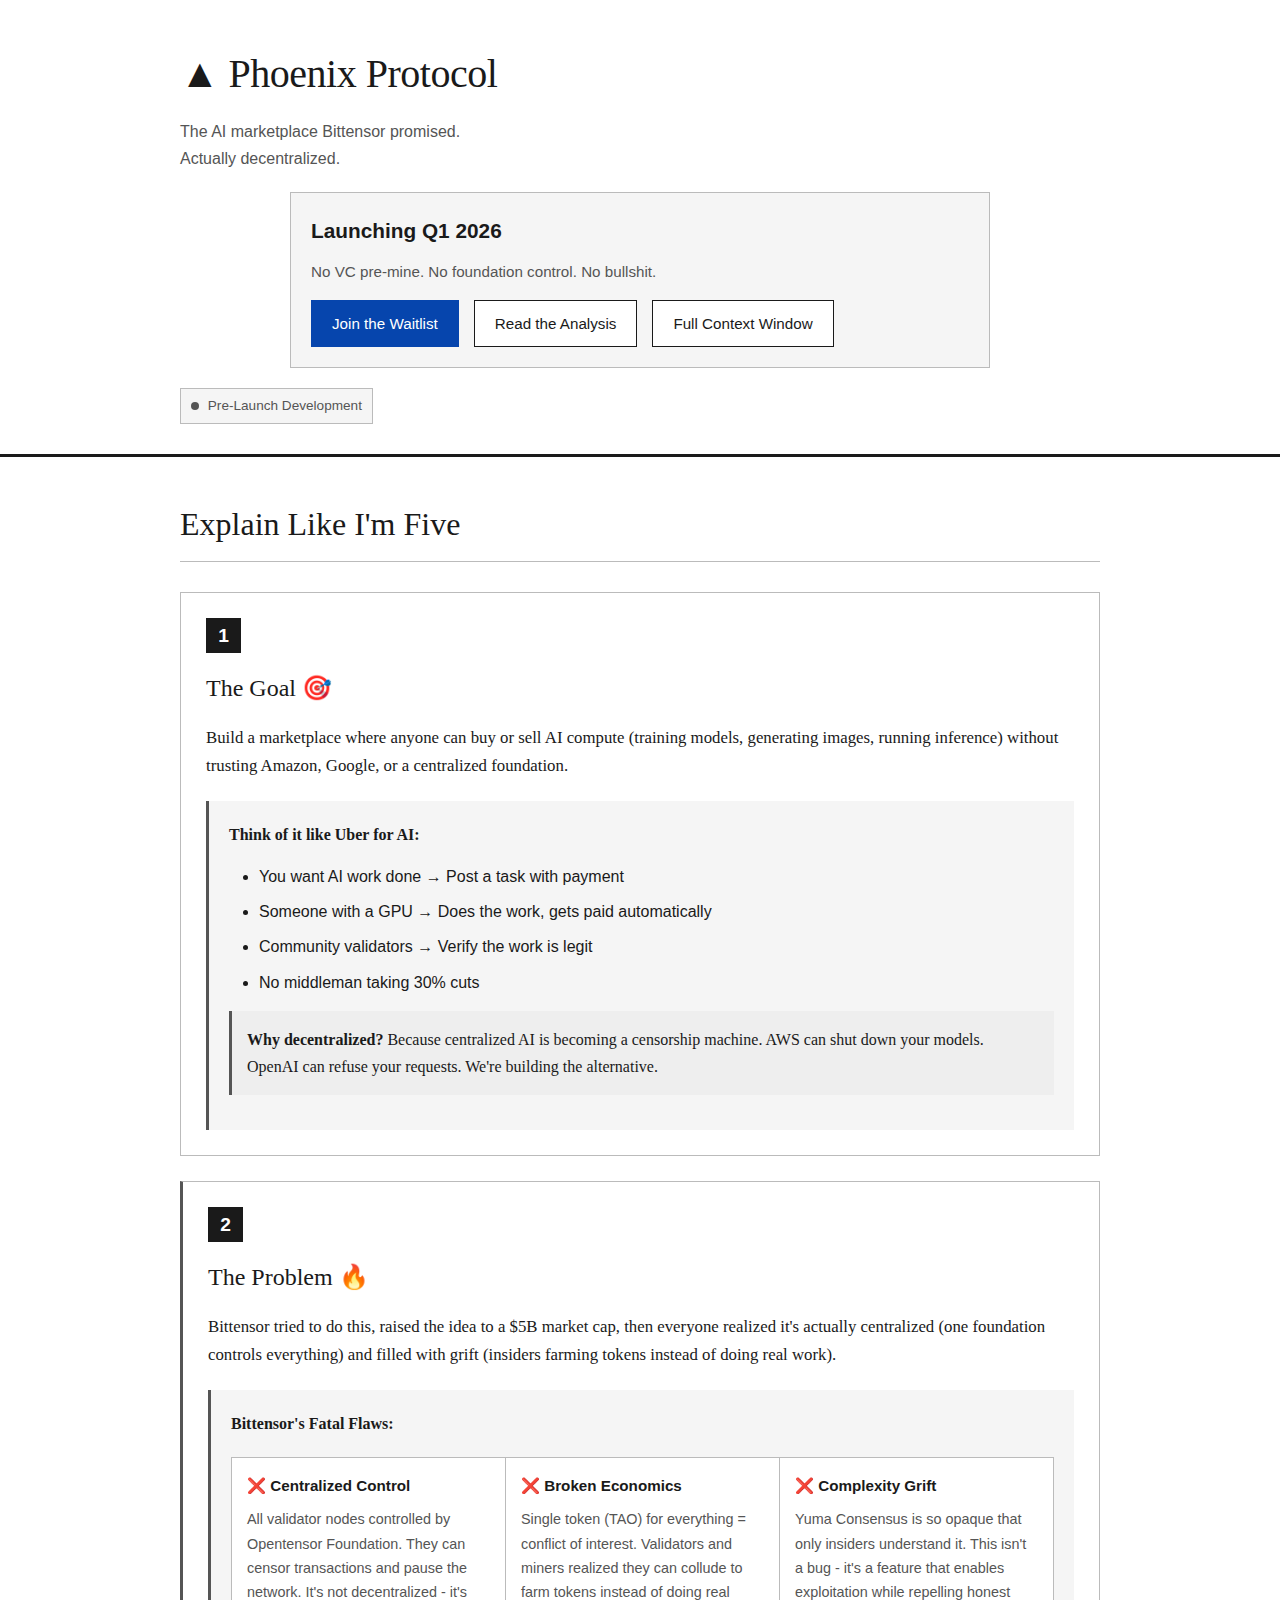
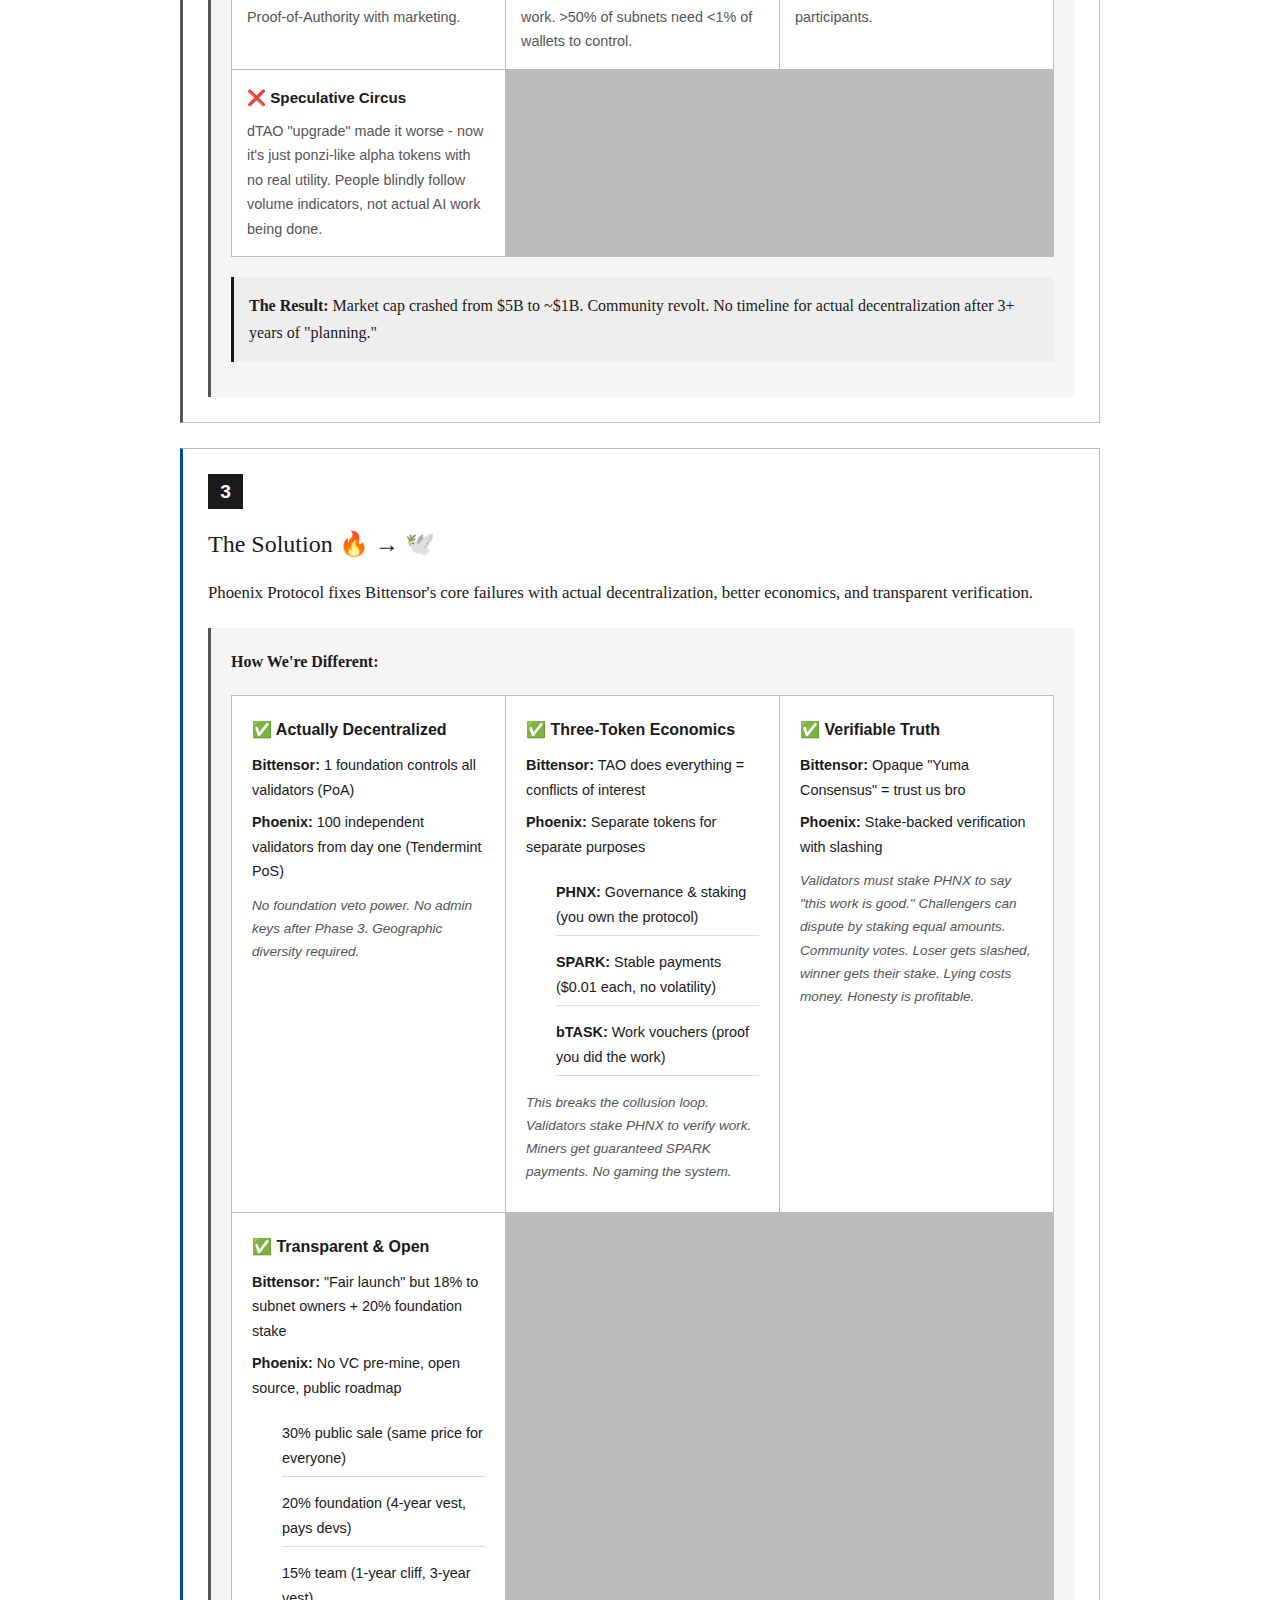
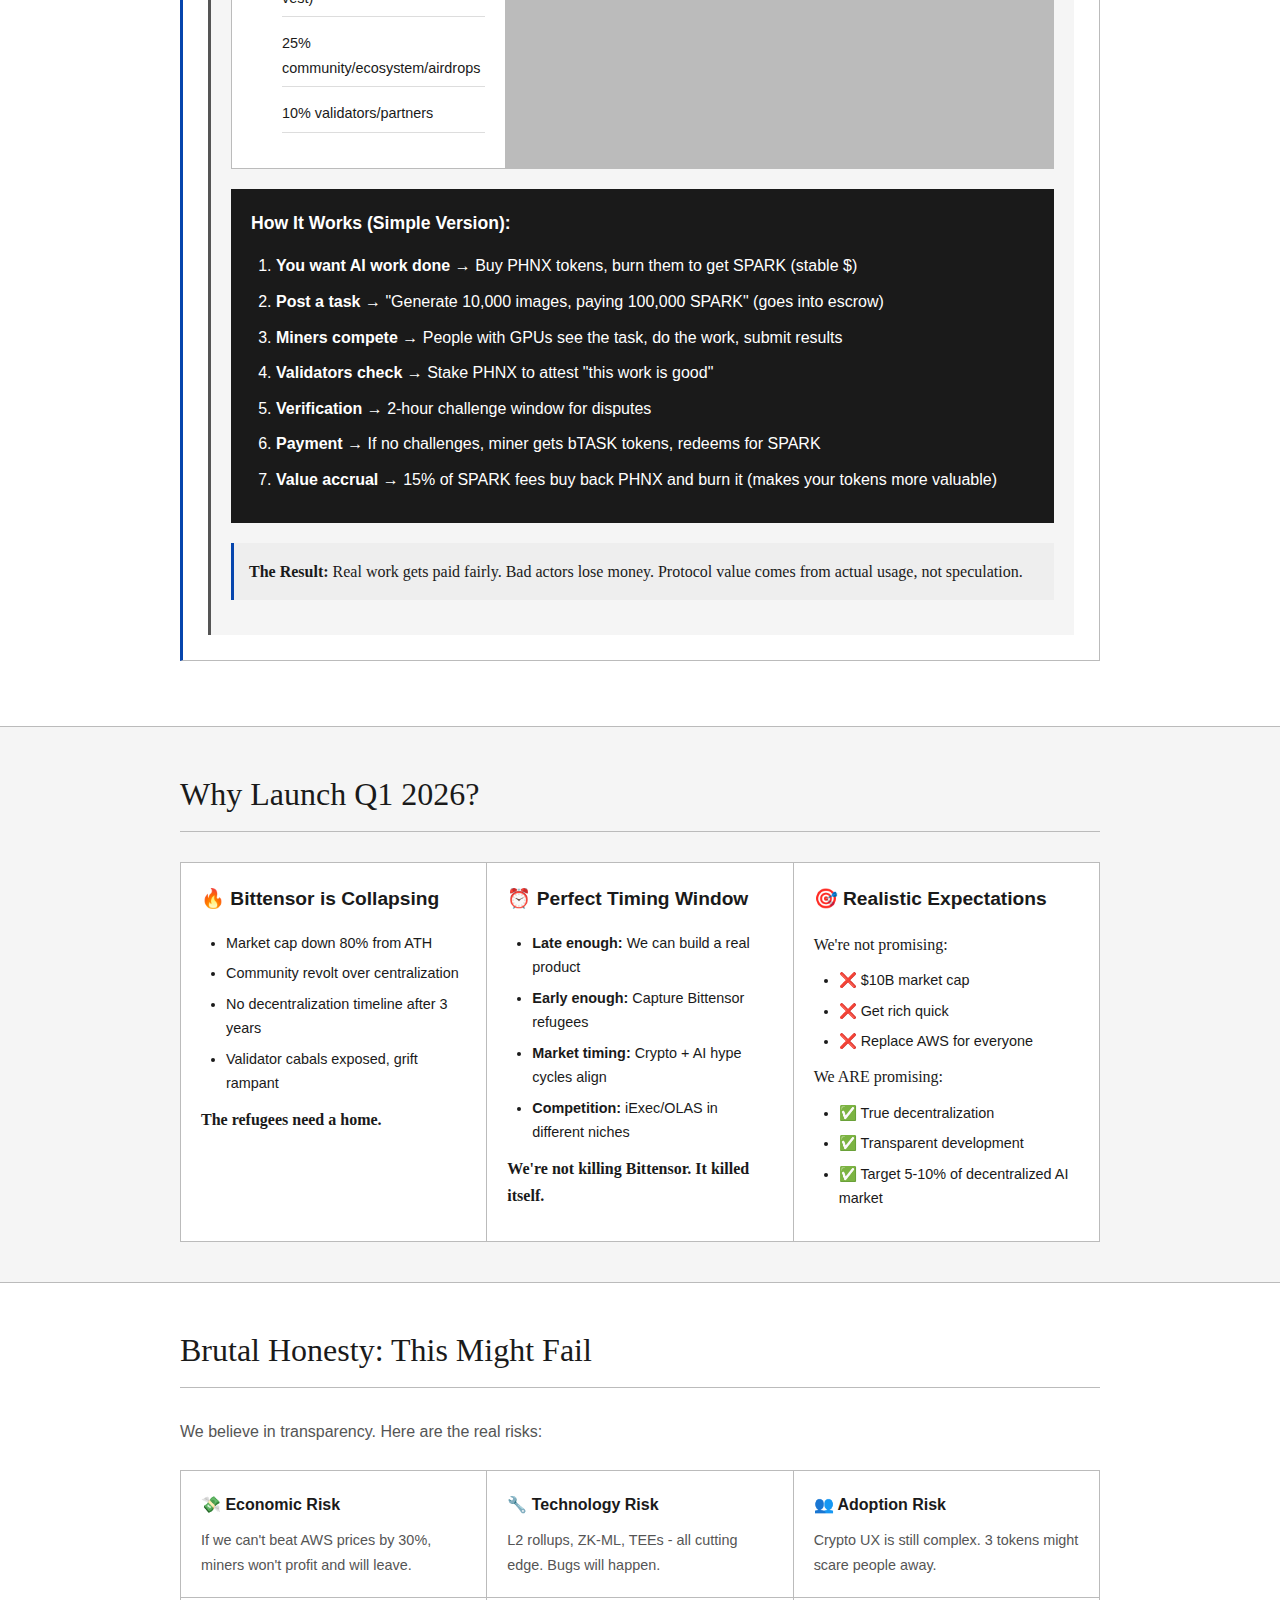
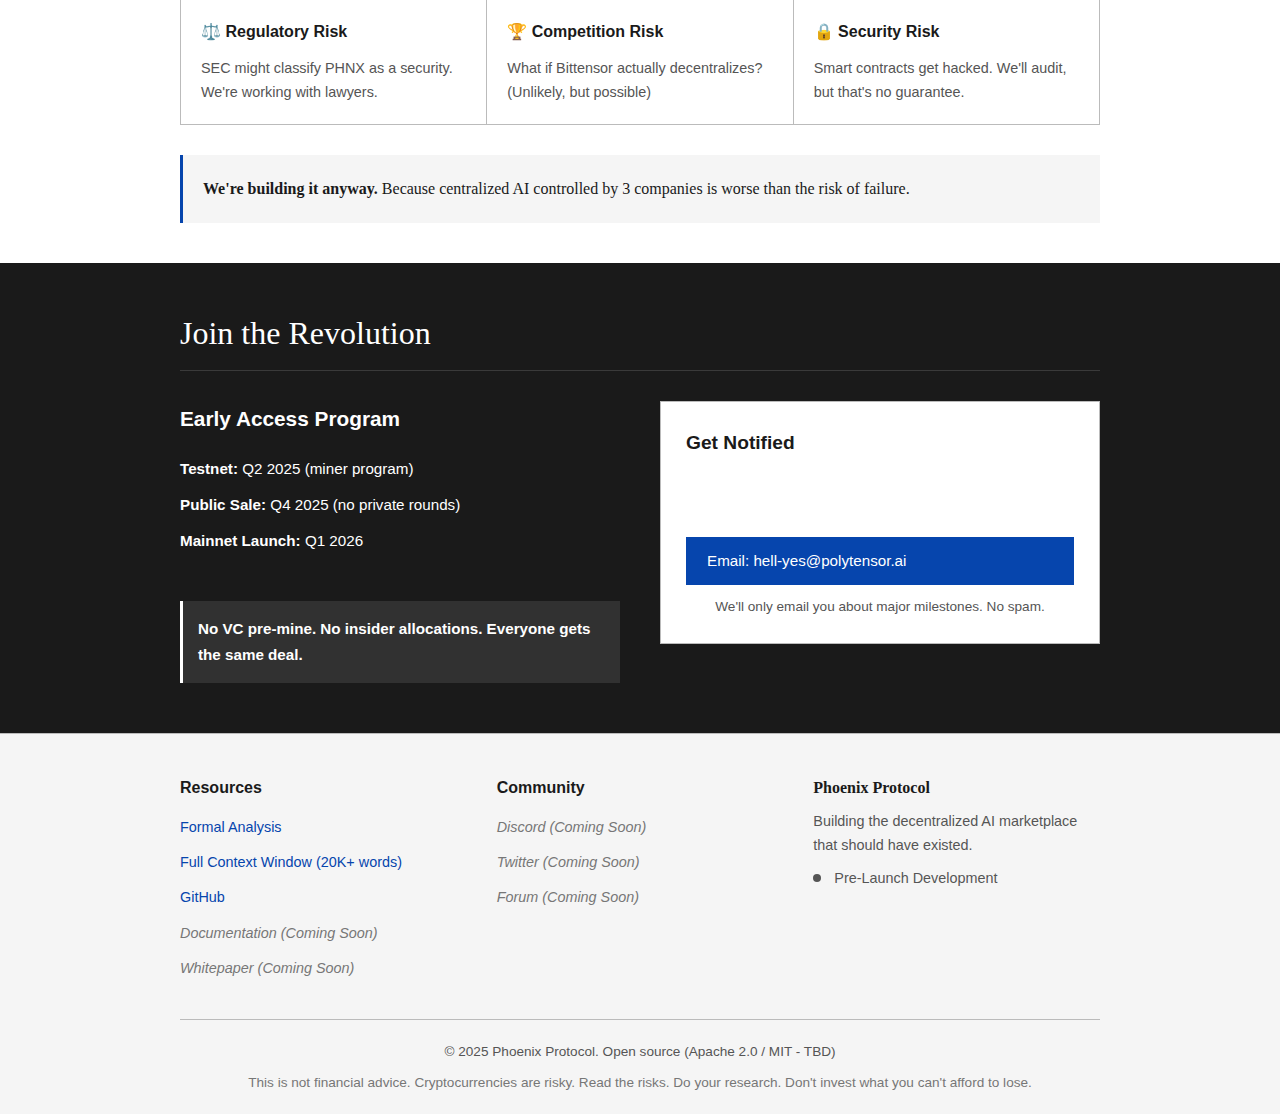
<file: site/index.html>
<!DOCTYPE html>
<html lang="en">
<head>
    <meta charset="UTF-8">
    <meta name="viewport" content="width=device-width, initial-scale=1.0">
    <title>Phoenix Protocol - Decentralized AI Marketplace</title>
    <link rel="stylesheet" href="styles.css">
</head>
<body>
    <!-- Hero Section -->
    <section class="hero">
        <div class="container">
            <div class="hero-content">
                <h1 class="hero-title"><span class="hot-pink-glyph">▲</span> Phoenix Protocol</h1>
                <p class="hero-subtitle">The AI marketplace Bittensor promised.<br>Actually decentralized.</p>

                <div class="cta-box">
                    <h2 class="cta-title">Launching Q1 2026</h2>
                    <p class="cta-text">No VC pre-mine. No foundation control. No bullshit.</p>
                    <div class="cta-buttons">
                        <a href="mailto:hell-yes@polytensor.ai?subject=Count me in for Q1 2026&body=I'm interested in Phoenix Protocol.%0A%0AMy role:%0A[ ] Miner (I have GPUs)%0A[ ] Validator (I'll stake)%0A[ ] User (I need AI compute)%0A[ ] Developer (I'll build on this)%0A%0AAnything else we should know:%0A" class="btn btn-primary">Join the Waitlist</a>
                        <a href="analysis.html" class="btn btn-secondary">Read the Analysis</a>
                        <a href="context.html" class="btn btn-secondary">Full Context Window</a>
                    </div>
                </div>

                <div class="status-badge">
                    <span class="status-dot"></span>
                    <span>Pre-Launch Development</span>
                </div>
            </div>
        </div>
    </section>

    <!-- ELI5 Section -->
    <section class="eli5-section">
        <div class="container">
            <h2 class="section-title">Explain Like I'm Five</h2>

            <!-- The Goal -->
            <div class="eli5-card">
                <div class="eli5-number">1</div>
                <div class="eli5-content">
                    <h3>The Goal <span class="emoji-grayscale">🎯</span></h3>
                    <p class="eli5-main">
                        Build a marketplace where anyone can buy or sell AI compute (training models, generating images, running inference)
                        without trusting Amazon, Google, or a centralized foundation.
                    </p>
                    <div class="eli5-detail">
                        <p><strong>Think of it like Uber for AI:</strong></p>
                        <ul>
                            <li>You want AI work done → Post a task with payment</li>
                            <li>Someone with a GPU → Does the work, gets paid automatically</li>
                            <li>Community validators → Verify the work is legit</li>
                            <li>No middleman taking 30% cuts</li>
                        </ul>
                        <p class="highlight">
                            <strong>Why decentralized?</strong> Because centralized AI is becoming a censorship machine.
                            AWS can shut down your models. OpenAI can refuse your requests. We're building the alternative.
                        </p>
                    </div>
                </div>
            </div>

            <!-- The Problem -->
            <div class="eli5-card problem">
                <div class="eli5-number">2</div>
                <div class="eli5-content">
                    <h3>The Problem <span class="emoji-grayscale">🔥</span></h3>
                    <p class="eli5-main">
                        Bittensor tried to do this, raised the idea to a $5B market cap, then everyone realized
                        it's actually centralized (one foundation controls everything) and filled with grift
                        (insiders farming tokens instead of doing real work).
                    </p>
                    <div class="eli5-detail">
                        <p><strong>Bittensor's Fatal Flaws:</strong></p>
                        <div class="flaw-grid">
                            <div class="flaw">
                                <h4><span class="emoji-grayscale">❌</span> Centralized Control</h4>
                                <p>All validator nodes controlled by Opentensor Foundation. They can censor transactions and pause the network. It's not decentralized - it's Proof-of-Authority with marketing.</p>
                            </div>
                            <div class="flaw">
                                <h4><span class="emoji-grayscale">❌</span> Broken Economics</h4>
                                <p>Single token (TAO) for everything = conflict of interest. Validators and miners realized they can collude to farm tokens instead of doing real work. >50% of subnets need <1% of wallets to control.</p>
                            </div>
                            <div class="flaw">
                                <h4><span class="emoji-grayscale">❌</span> Complexity Grift</h4>
                                <p>Yuma Consensus is so opaque that only insiders understand it. This isn't a bug - it's a feature that enables exploitation while repelling honest participants.</p>
                            </div>
                            <div class="flaw">
                                <h4><span class="emoji-grayscale">❌</span> Speculative Circus</h4>
                                <p>dTAO "upgrade" made it worse - now it's just ponzi-like alpha tokens with no real utility. People blindly follow volume indicators, not actual AI work being done.</p>
                            </div>
                        </div>
                        <p class="highlight warning">
                            <strong>The Result:</strong> Market cap crashed from $5B to ~$1B. Community revolt.
                            No timeline for actual decentralization after 3+ years of "planning."
                        </p>
                    </div>
                </div>
            </div>

            <!-- The Solution -->
            <div class="eli5-card solution">
                <div class="eli5-number">3</div>
                <div class="eli5-content">
                    <h3>The Solution <span class="emoji-grayscale">🔥</span> → <span class="emoji-grayscale">🕊️</span></h3>
                    <p class="eli5-main">
                        Phoenix Protocol fixes Bittensor's core failures with actual decentralization,
                        better economics, and transparent verification.
                    </p>
                    <div class="eli5-detail">
                        <p><strong>How We're Different:</strong></p>

                        <div class="solution-grid">
                            <div class="solution-item">
                                <h4><span class="emoji-grayscale">✅</span> Actually Decentralized</h4>
                                <p><strong>Bittensor:</strong> 1 foundation controls all validators (PoA)</p>
                                <p><strong>Phoenix:</strong> 100 independent validators from day one (Tendermint PoS)</p>
                                <p class="detail">No foundation veto power. No admin keys after Phase 3. Geographic diversity required.</p>
                            </div>

                            <div class="solution-item">
                                <h4><span class="emoji-grayscale">✅</span> Three-Token Economics</h4>
                                <p><strong>Bittensor:</strong> TAO does everything = conflicts of interest</p>
                                <p><strong>Phoenix:</strong> Separate tokens for separate purposes</p>
                                <ul class="token-list">
                                    <li><strong>PHNX:</strong> Governance & staking (you own the protocol)</li>
                                    <li><strong>SPARK:</strong> Stable payments ($0.01 each, no volatility)</li>
                                    <li><strong>bTASK:</strong> Work vouchers (proof you did the work)</li>
                                </ul>
                                <p class="detail">This breaks the collusion loop. Validators stake PHNX to verify work. Miners get guaranteed SPARK payments. No gaming the system.</p>
                            </div>

                            <div class="solution-item">
                                <h4><span class="emoji-grayscale">✅</span> Verifiable Truth</h4>
                                <p><strong>Bittensor:</strong> Opaque "Yuma Consensus" = trust us bro</p>
                                <p><strong>Phoenix:</strong> Stake-backed verification with slashing</p>
                                <p class="detail">
                                    Validators must stake PHNX to say "this work is good."
                                    Challengers can dispute by staking equal amounts.
                                    Community votes. Loser gets slashed, winner gets their stake.
                                    Lying costs money. Honesty is profitable.
                                </p>
                            </div>

                            <div class="solution-item">
                                <h4><span class="emoji-grayscale">✅</span> Transparent & Open</h4>
                                <p><strong>Bittensor:</strong> "Fair launch" but 18% to subnet owners + 20% foundation stake</p>
                                <p><strong>Phoenix:</strong> No VC pre-mine, open source, public roadmap</p>
                                <ul class="token-list">
                                    <li>30% public sale (same price for everyone)</li>
                                    <li>20% foundation (4-year vest, pays devs)</li>
                                    <li>15% team (1-year cliff, 3-year vest)</li>
                                    <li>25% community/ecosystem/airdrops</li>
                                    <li>10% validators/partners</li>
                                </ul>
                            </div>
                        </div>

                        <div class="architecture-simple">
                            <h4>How It Works (Simple Version):</h4>
                            <ol class="simple-steps">
                                <li><strong>You want AI work done</strong> → Buy PHNX tokens, burn them to get SPARK (stable $)</li>
                                <li><strong>Post a task</strong> → "Generate 10,000 images, paying 100,000 SPARK" (goes into escrow)</li>
                                <li><strong>Miners compete</strong> → People with GPUs see the task, do the work, submit results</li>
                                <li><strong>Validators check</strong> → Stake PHNX to attest "this work is good"</li>
                                <li><strong>Verification</strong> → 2-hour challenge window for disputes</li>
                                <li><strong>Payment</strong> → If no challenges, miner gets bTASK tokens, redeems for SPARK</li>
                                <li><strong>Value accrual</strong> → 15% of SPARK fees buy back PHNX and burn it (makes your tokens more valuable)</li>
                            </ol>
                        </div>

                        <div class="highlight success">
                            <strong>The Result:</strong> Real work gets paid fairly. Bad actors lose money.
                            Protocol value comes from actual usage, not speculation.
                        </div>
                    </div>
                </div>
            </div>
        </div>
    </section>

    <!-- Why Now Section -->
    <section class="why-now">
        <div class="container">
            <h2 class="section-title">Why Launch Q1 2026?</h2>
            <div class="why-grid">
                <div class="why-card">
                    <h3><span class="emoji-grayscale">🔥</span> Bittensor is Collapsing</h3>
                    <ul>
                        <li>Market cap down 80% from ATH</li>
                        <li>Community revolt over centralization</li>
                        <li>No decentralization timeline after 3 years</li>
                        <li>Validator cabals exposed, grift rampant</li>
                    </ul>
                    <p><strong>The refugees need a home.</strong></p>
                </div>
                <div class="why-card">
                    <h3><span class="emoji-grayscale">⏰</span> Perfect Timing Window</h3>
                    <ul>
                        <li><strong>Late enough:</strong> We can build a real product</li>
                        <li><strong>Early enough:</strong> Capture Bittensor refugees</li>
                        <li><strong>Market timing:</strong> Crypto + AI hype cycles align</li>
                        <li><strong>Competition:</strong> iExec/OLAS in different niches</li>
                    </ul>
                    <p><strong>We're not killing Bittensor. It killed itself.</strong></p>
                </div>
                <div class="why-card">
                    <h3><span class="emoji-grayscale">🎯</span> Realistic Expectations</h3>
                    <p>We're not promising:</p>
                    <ul>
                        <li><span class="emoji-grayscale">❌</span> $10B market cap</li>
                        <li><span class="emoji-grayscale">❌</span> Get rich quick</li>
                        <li><span class="emoji-grayscale">❌</span> Replace AWS for everyone</li>
                    </ul>
                    <p>We ARE promising:</p>
                    <ul>
                        <li><span class="emoji-grayscale">✅</span> True decentralization</li>
                        <li><span class="emoji-grayscale">✅</span> Transparent development</li>
                        <li><span class="emoji-grayscale">✅</span> Target 5-10% of decentralized AI market</li>
                    </ul>
                </div>
            </div>
        </div>
    </section>

    <!-- Risks Section -->
    <section class="risks">
        <div class="container">
            <h2 class="section-title">Brutal Honesty: This Might Fail</h2>
            <p class="risks-intro">
                We believe in transparency. Here are the real risks:
            </p>
            <div class="risks-grid">
                <div class="risk-card">
                    <h4><span class="emoji-grayscale">💸</span> Economic Risk</h4>
                    <p>If we can't beat AWS prices by 30%, miners won't profit and will leave.</p>
                </div>
                <div class="risk-card">
                    <h4><span class="emoji-grayscale">🔧</span> Technology Risk</h4>
                    <p>L2 rollups, ZK-ML, TEEs - all cutting edge. Bugs will happen.</p>
                </div>
                <div class="risk-card">
                    <h4><span class="emoji-grayscale">👥</span> Adoption Risk</h4>
                    <p>Crypto UX is still complex. 3 tokens might scare people away.</p>
                </div>
                <div class="risk-card">
                    <h4><span class="emoji-grayscale">⚖️</span> Regulatory Risk</h4>
                    <p>SEC might classify PHNX as a security. We're working with lawyers.</p>
                </div>
                <div class="risk-card">
                    <h4><span class="emoji-grayscale">🏆</span> Competition Risk</h4>
                    <p>What if Bittensor actually decentralizes? (Unlikely, but possible)</p>
                </div>
                <div class="risk-card">
                    <h4><span class="emoji-grayscale">🔒</span> Security Risk</h4>
                    <p>Smart contracts get hacked. We'll audit, but that's no guarantee.</p>
                </div>
            </div>
            <p class="risks-conclusion">
                <strong>We're building it anyway.</strong> Because centralized AI controlled by 3 companies is worse than the risk of failure.
            </p>
        </div>
    </section>

    <!-- CTA Section -->
    <section id="waitlist" class="cta-section">
        <div class="container">
            <h2 class="section-title">Join the Revolution</h2>
            <div class="cta-content">
                <div class="cta-info">
                    <h3>Early Access Program</h3>
                    <p><strong>Testnet:</strong> Q2 2025 (miner program)</p>
                    <p><strong>Public Sale:</strong> Q4 2025 (no private rounds)</p>
                    <p><strong>Mainnet Launch:</strong> Q1 2026</p>
                    <br>
                    <p class="cta-promise">
                        <strong>No VC pre-mine. No insider allocations. Everyone gets the same deal.</strong>
                    </p>
                </div>
                <div class="waitlist-form">
                    <h4>Get Notified</h4>
                    <p style="margin-bottom: 20px;">Send us an email and we'll add you to the list.</p>
                    <a href="mailto:hell-yes@polytensor.ai?subject=Count me in for Q1 2026&body=I'm interested in Phoenix Protocol.%0A%0AMy role:%0A[ ] Miner (I have GPUs)%0A[ ] Validator (I'll stake)%0A[ ] User (I need AI compute)%0A[ ] Developer (I'll build on this)%0A%0AAnything else we should know:%0A" class="btn btn-primary">
                        Email: hell-yes@polytensor.ai
                    </a>
                    <p class="form-note">We'll only email you about major milestones. No spam.</p>
                </div>
            </div>
        </div>
    </section>

    <!-- Footer -->
    <footer class="footer">
        <div class="container">
            <div class="footer-content">
                <div class="footer-links">
                    <h4>Resources</h4>
                    <ul>
                        <li><a href="analysis.html">Formal Analysis</a></li>
                        <li><a href="context.html">Full Context Window (20K+ words)</a></li>
                        <li><a href="https://github.com/yourusername/phoenix-protocol" target="_blank">GitHub</a></li>
                        <li><a href="#" class="coming-soon">Documentation (Coming Soon)</a></li>
                        <li><a href="#" class="coming-soon">Whitepaper (Coming Soon)</a></li>
                    </ul>
                </div>
                <div class="footer-links">
                    <h4>Community</h4>
                    <ul>
                        <li><a href="#" class="coming-soon">Discord (Coming Soon)</a></li>
                        <li><a href="#" class="coming-soon">Twitter (Coming Soon)</a></li>
                        <li><a href="#" class="coming-soon">Forum (Coming Soon)</a></li>
                    </ul>
                </div>
                <div class="footer-info">
                    <h4>Phoenix Protocol</h4>
                    <p>Building the decentralized AI marketplace that should have existed.</p>
                    <p class="footer-status">
                        <span class="status-dot"></span>
                        Pre-Launch Development
                    </p>
                </div>
            </div>
            <div class="footer-bottom">
                <p>&copy; 2025 Phoenix Protocol. Open source (Apache 2.0 / MIT - TBD)</p>
                <p class="footer-disclaimer">
                    This is not financial advice. Cryptocurrencies are risky.
                    Read the risks. Do your research. Don't invest what you can't afford to lose.
                </p>
            </div>
        </div>
    </footer>

    <script src="script.js"></script>
</body>
</html>
</file>
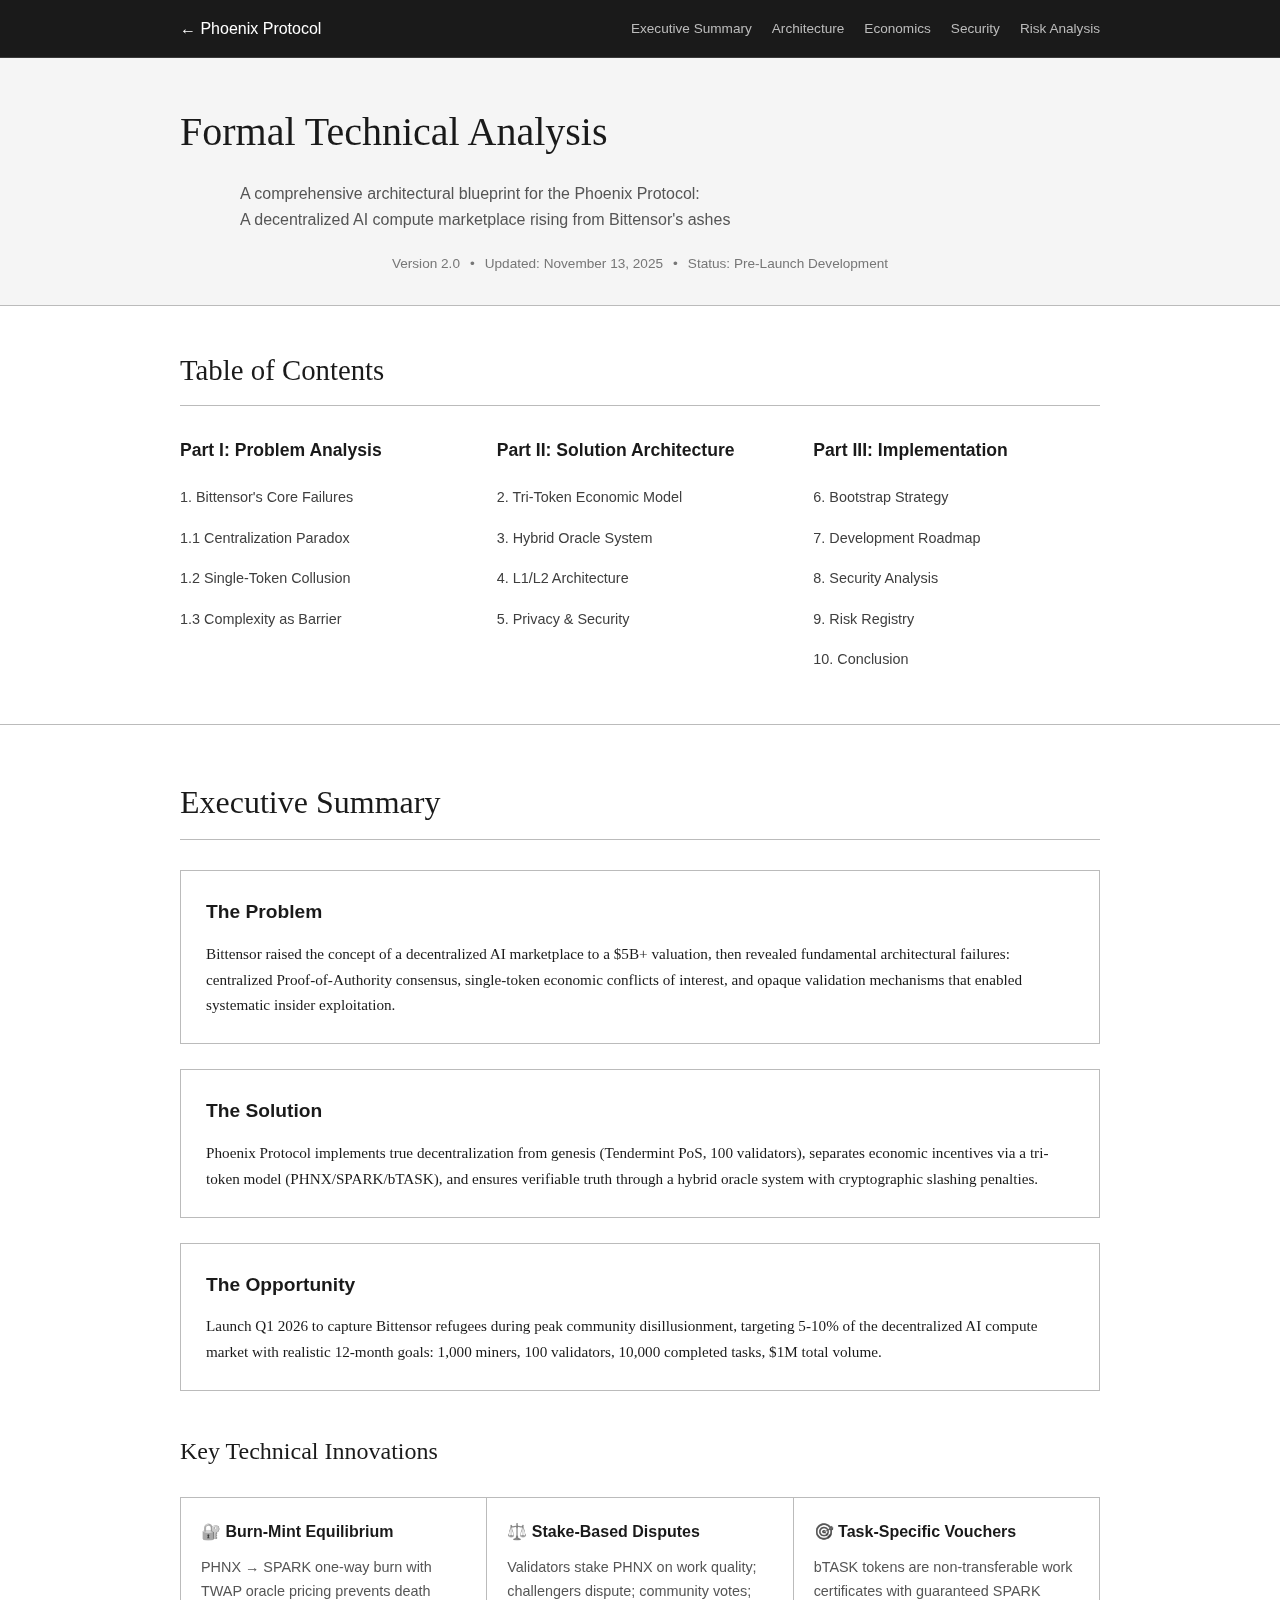
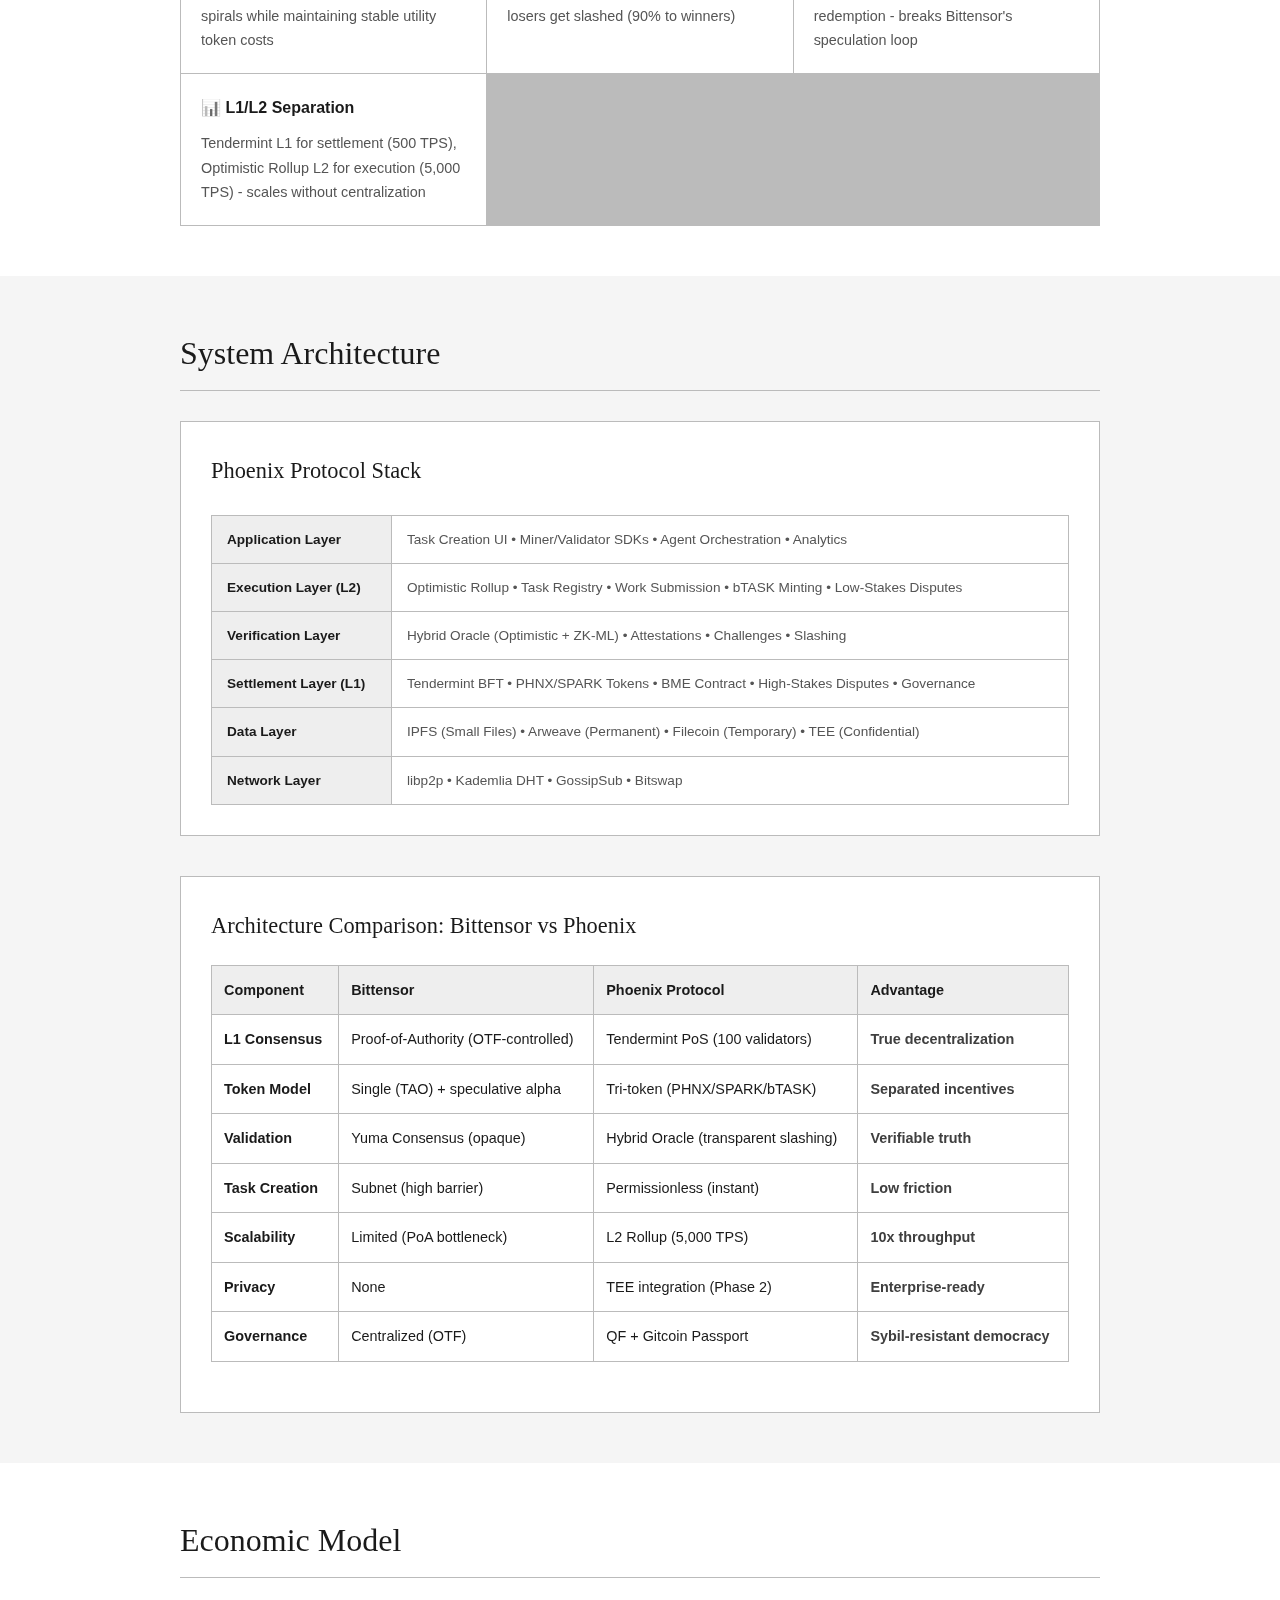
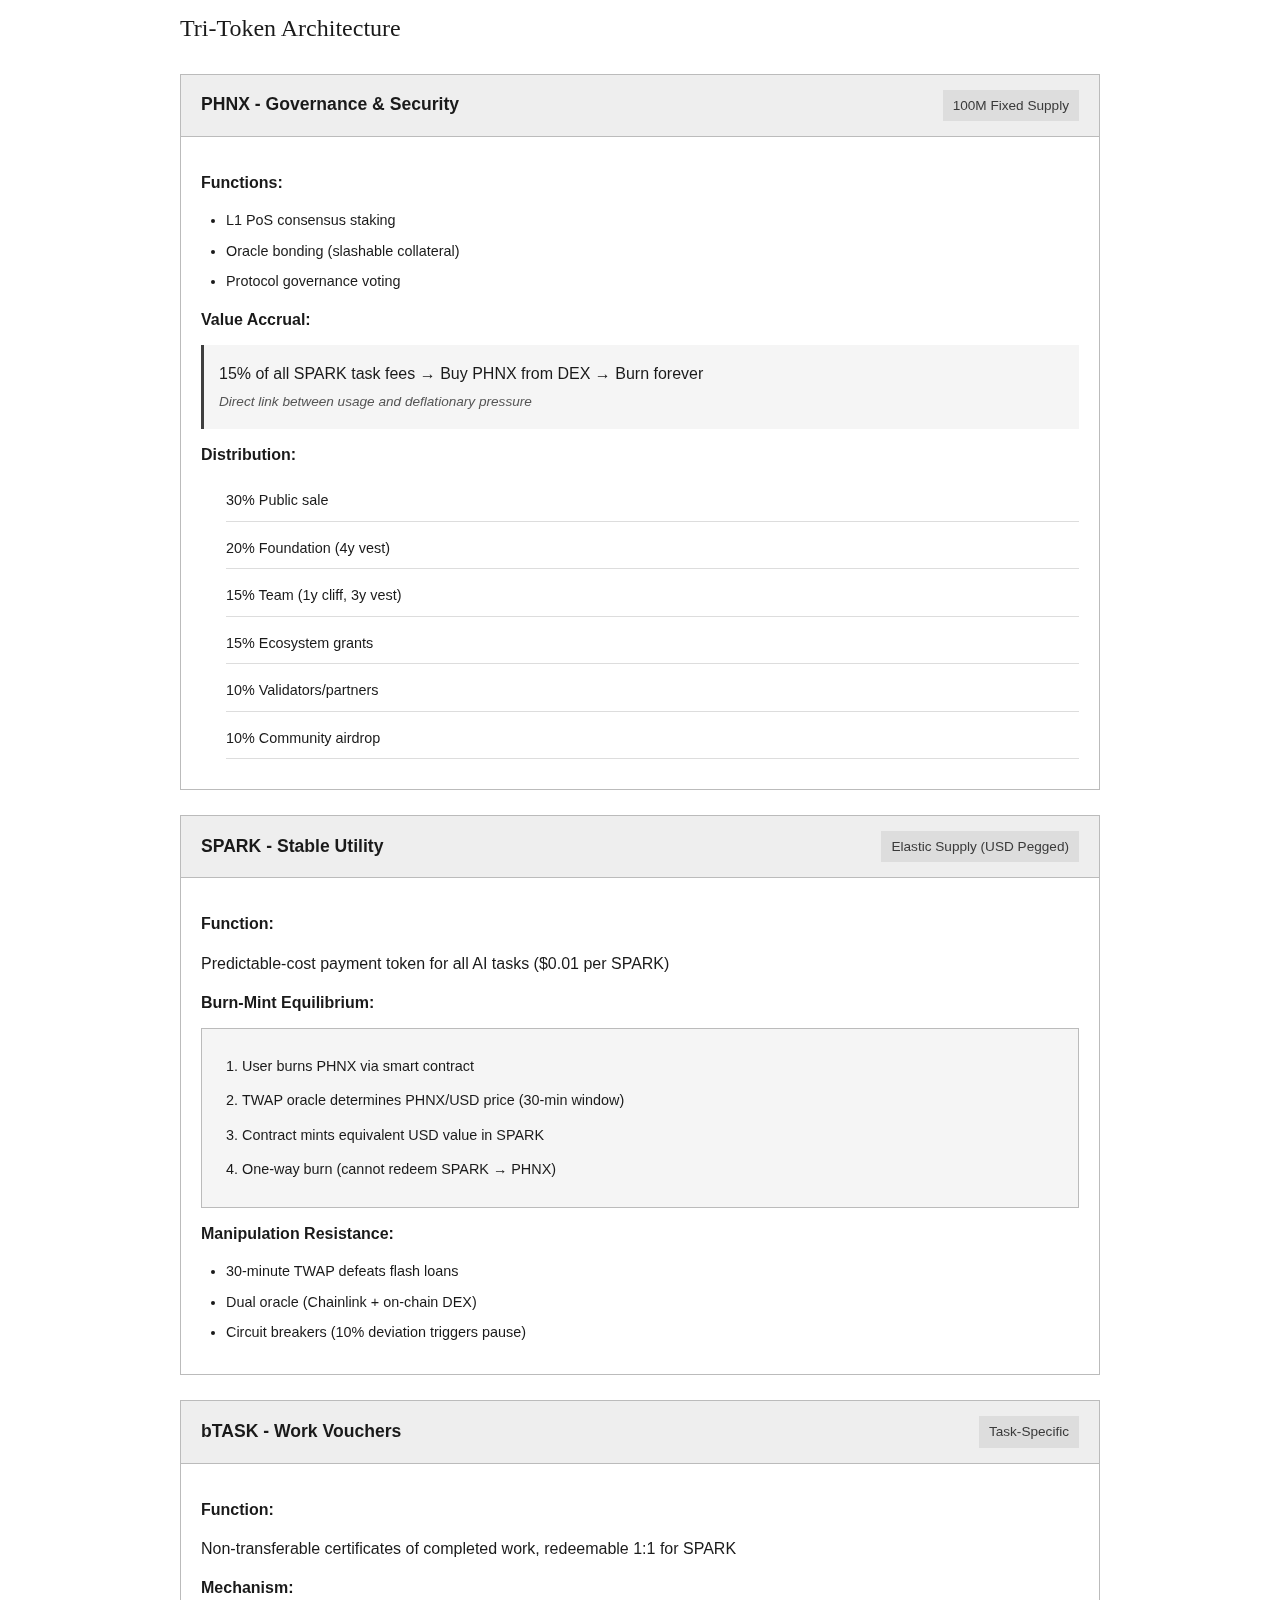
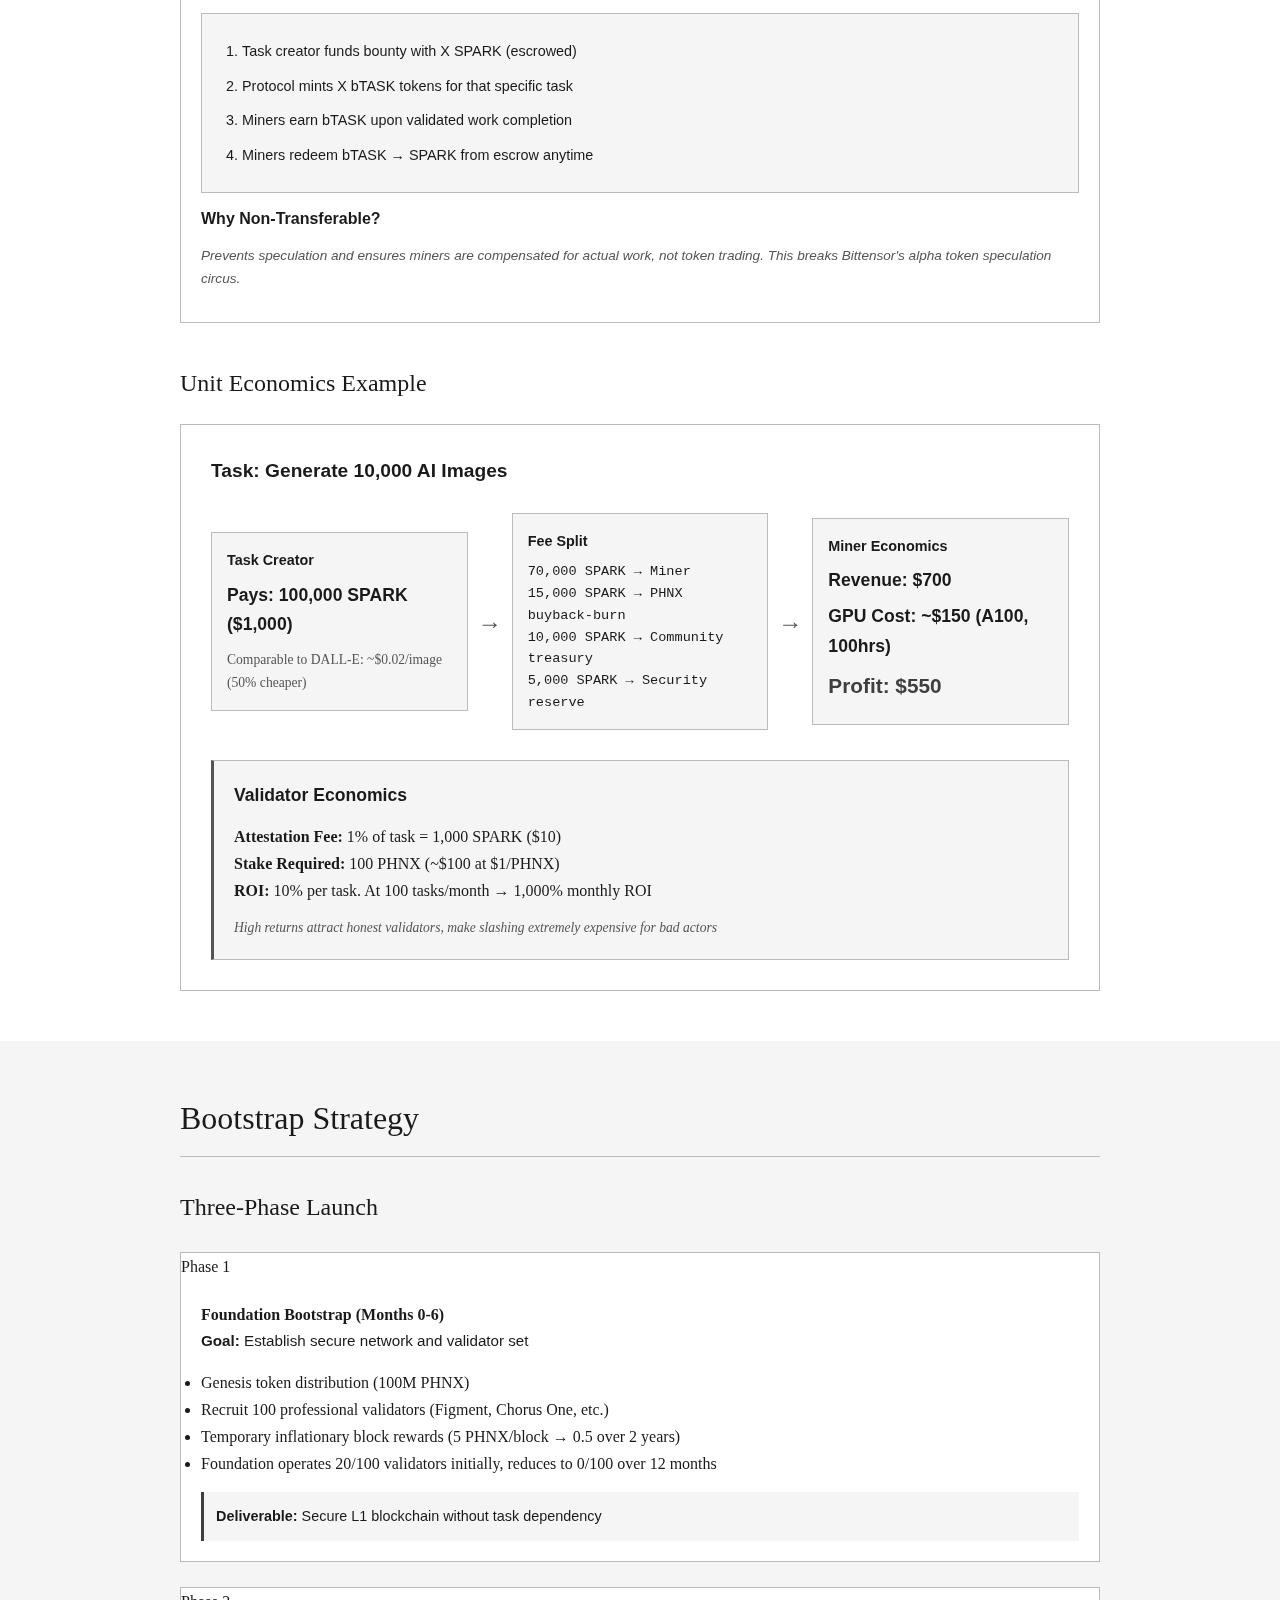
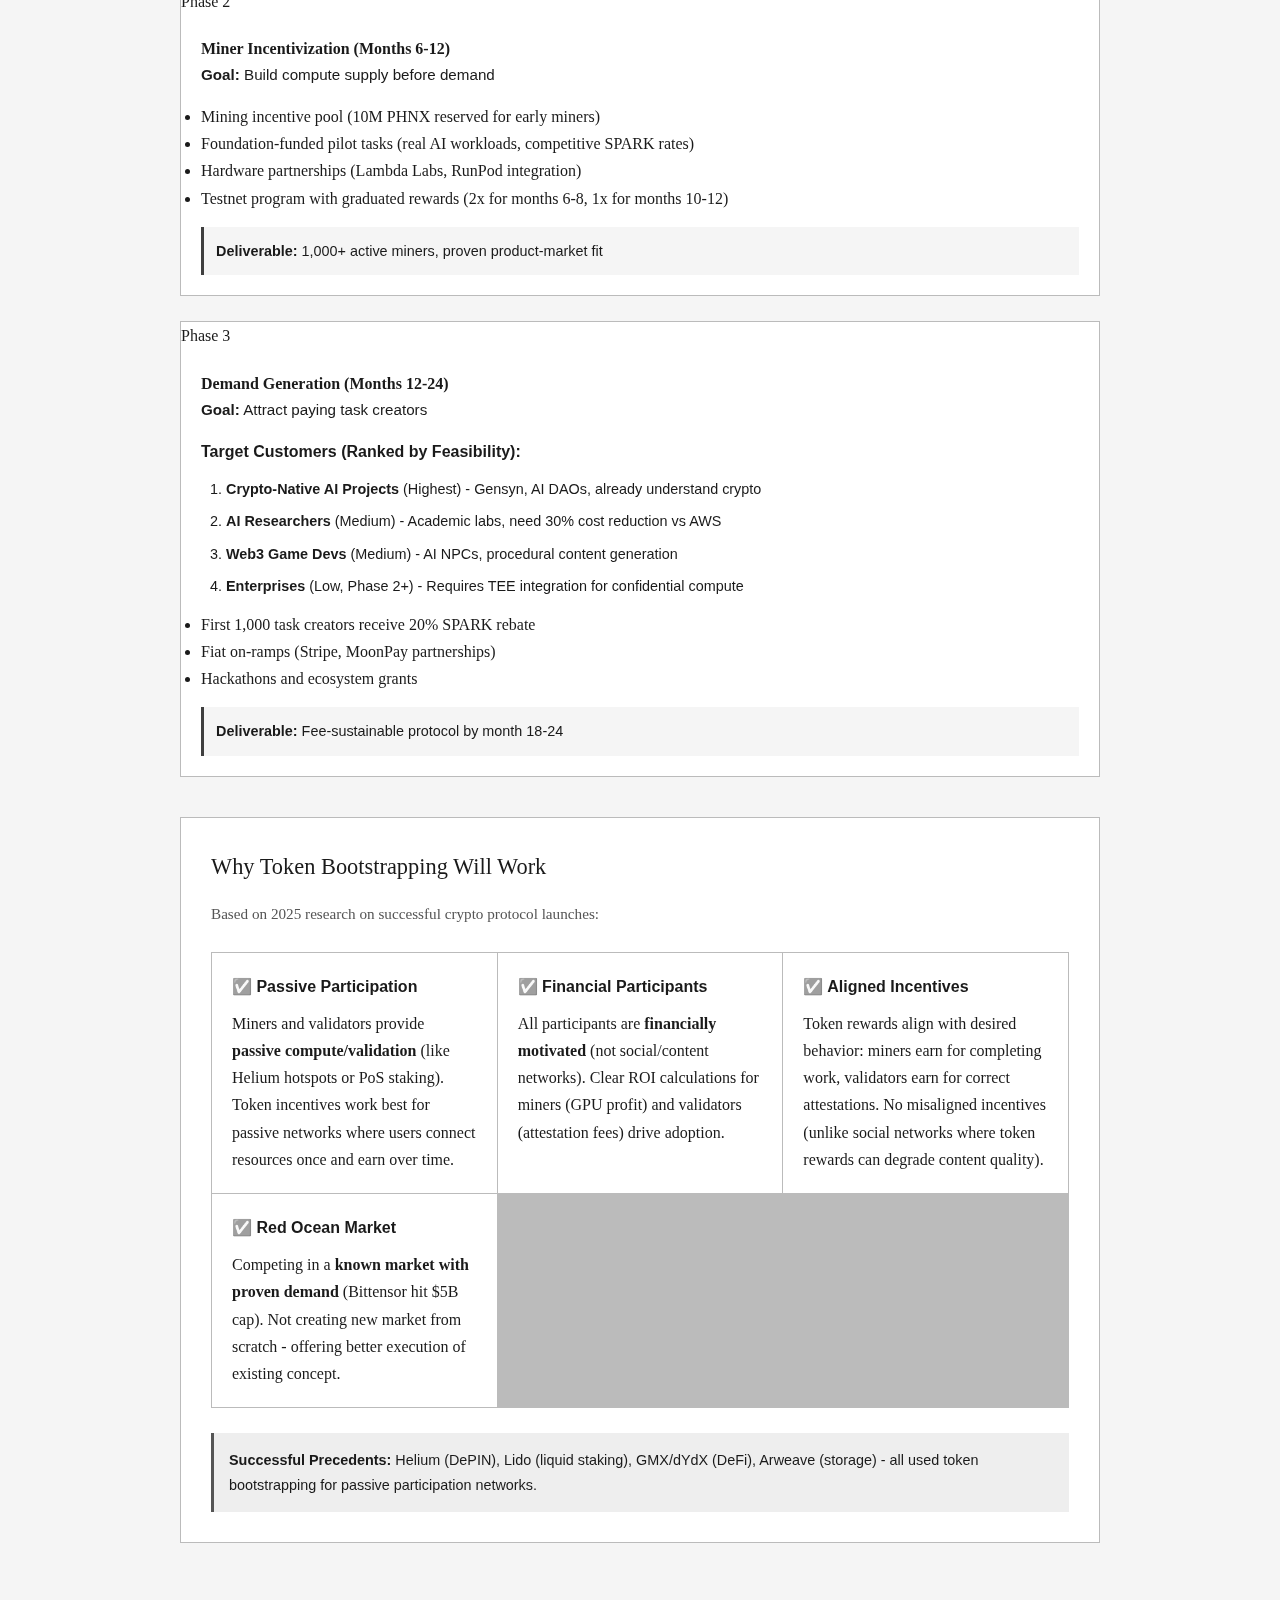
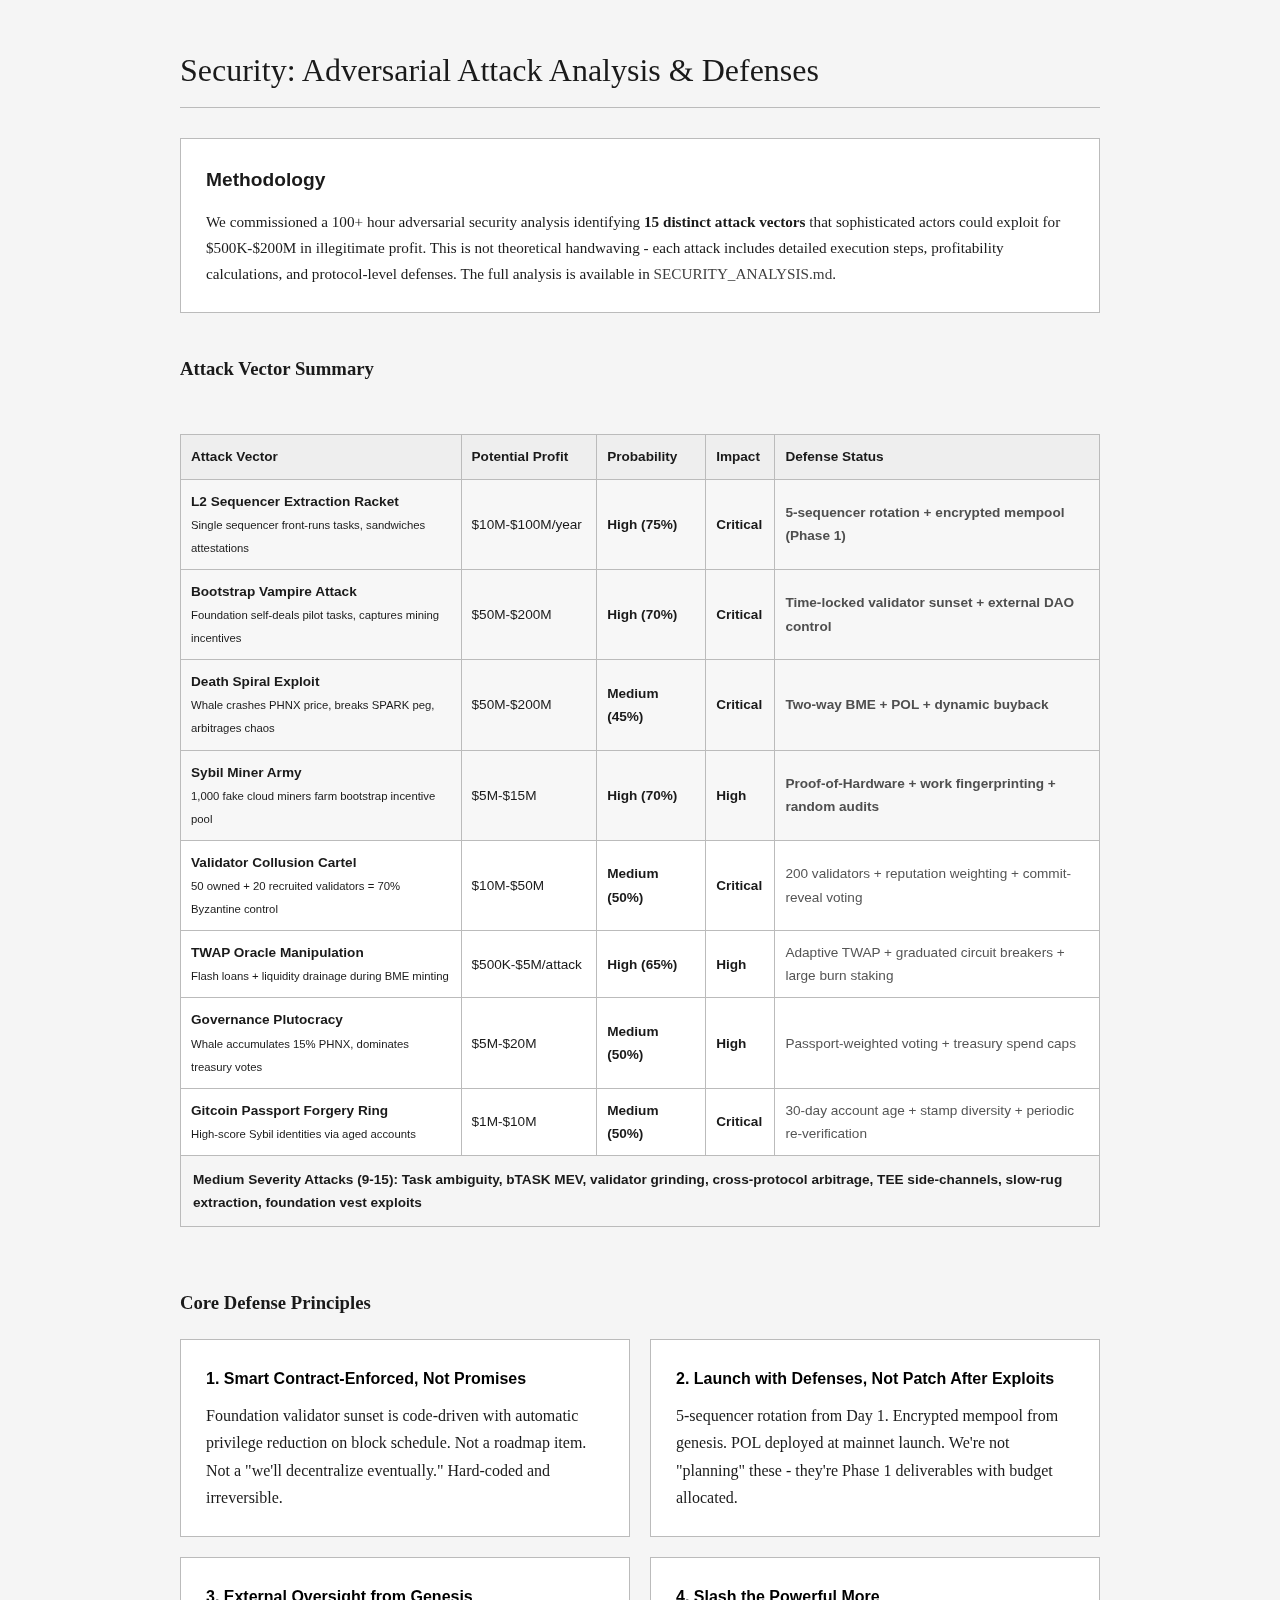
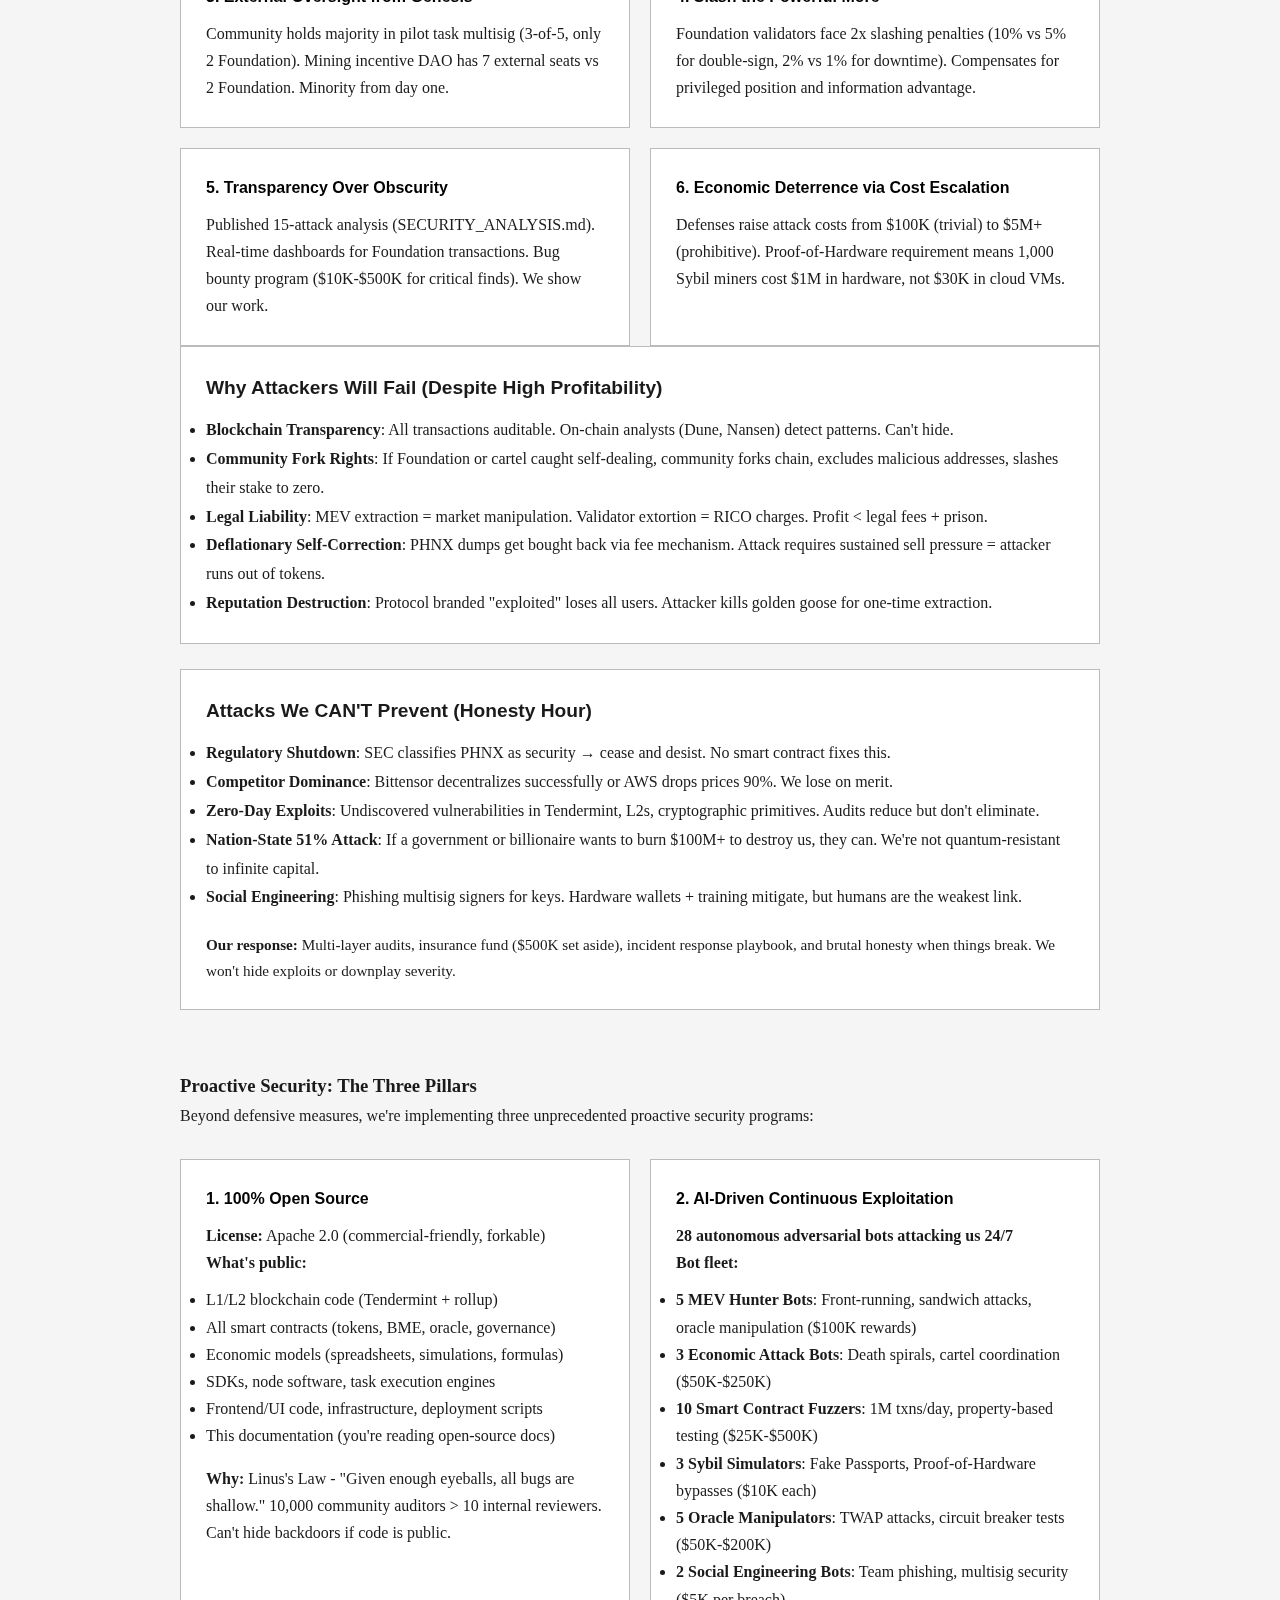
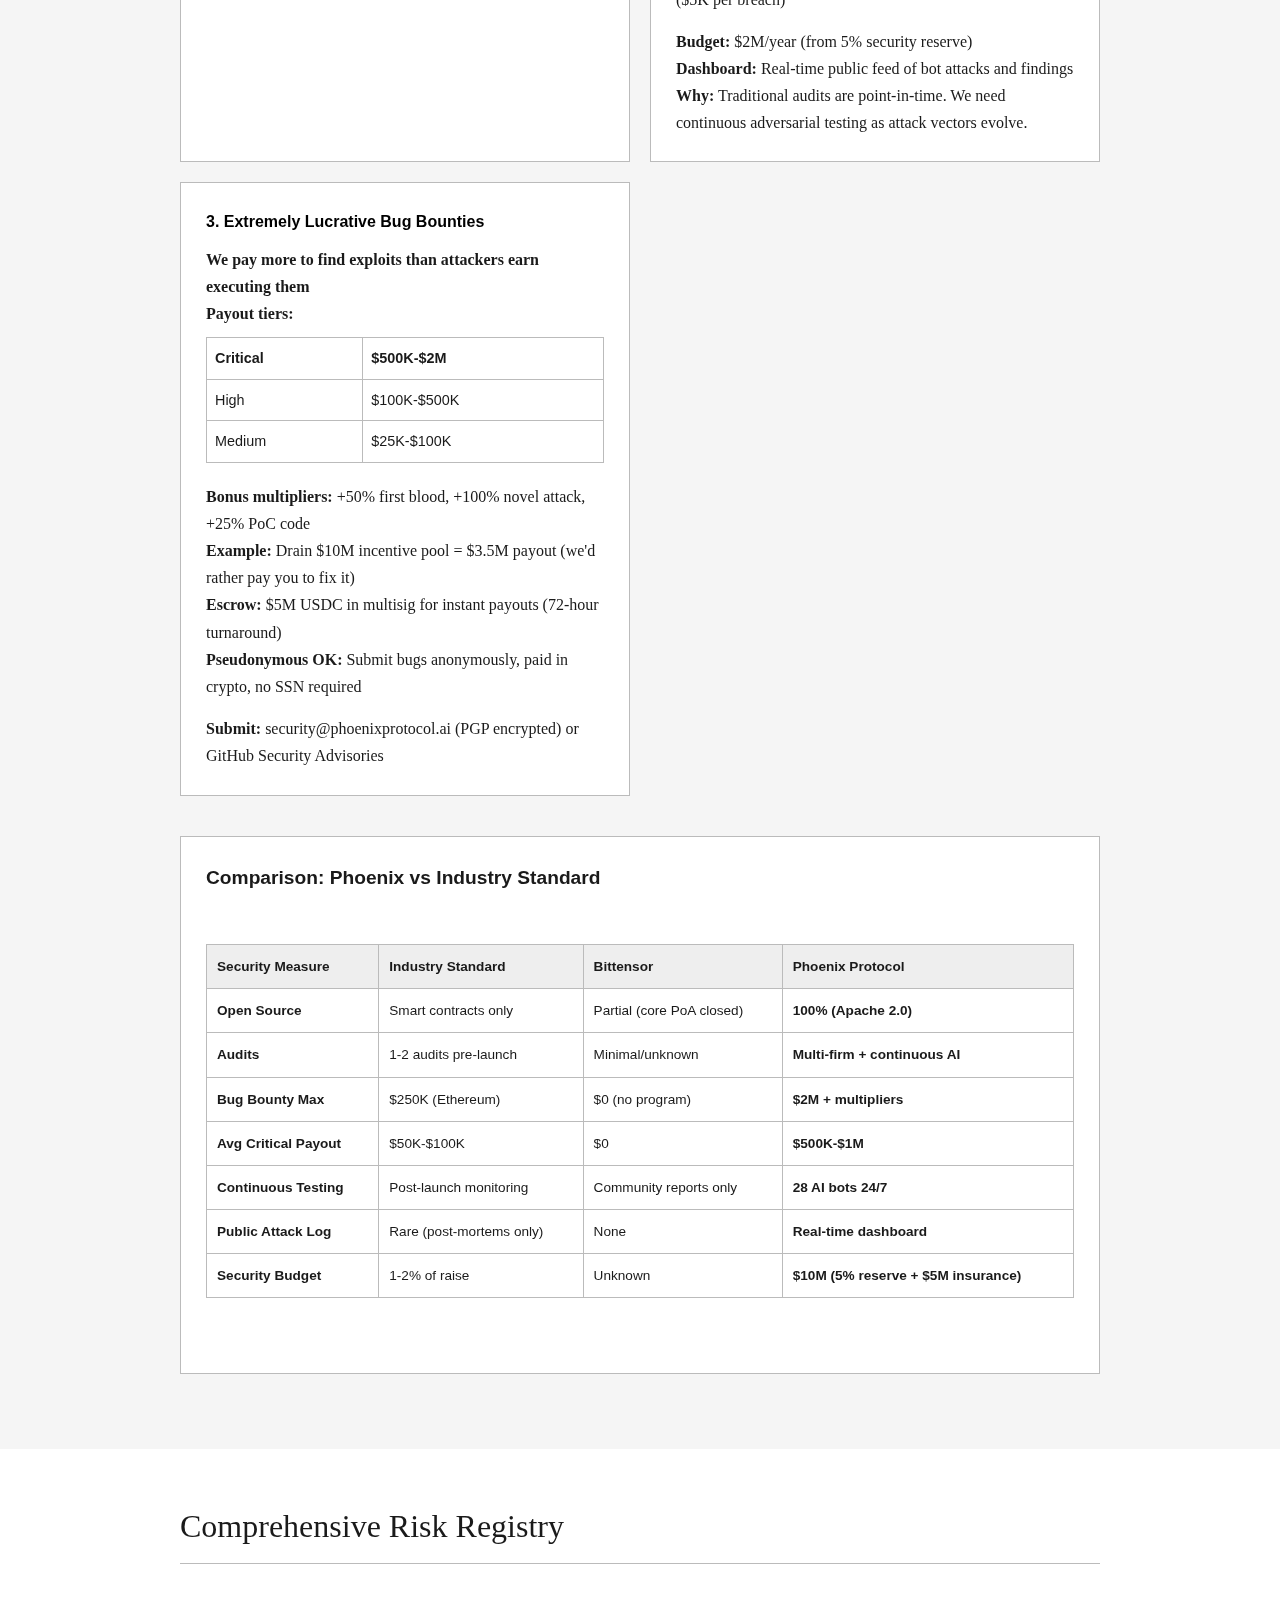
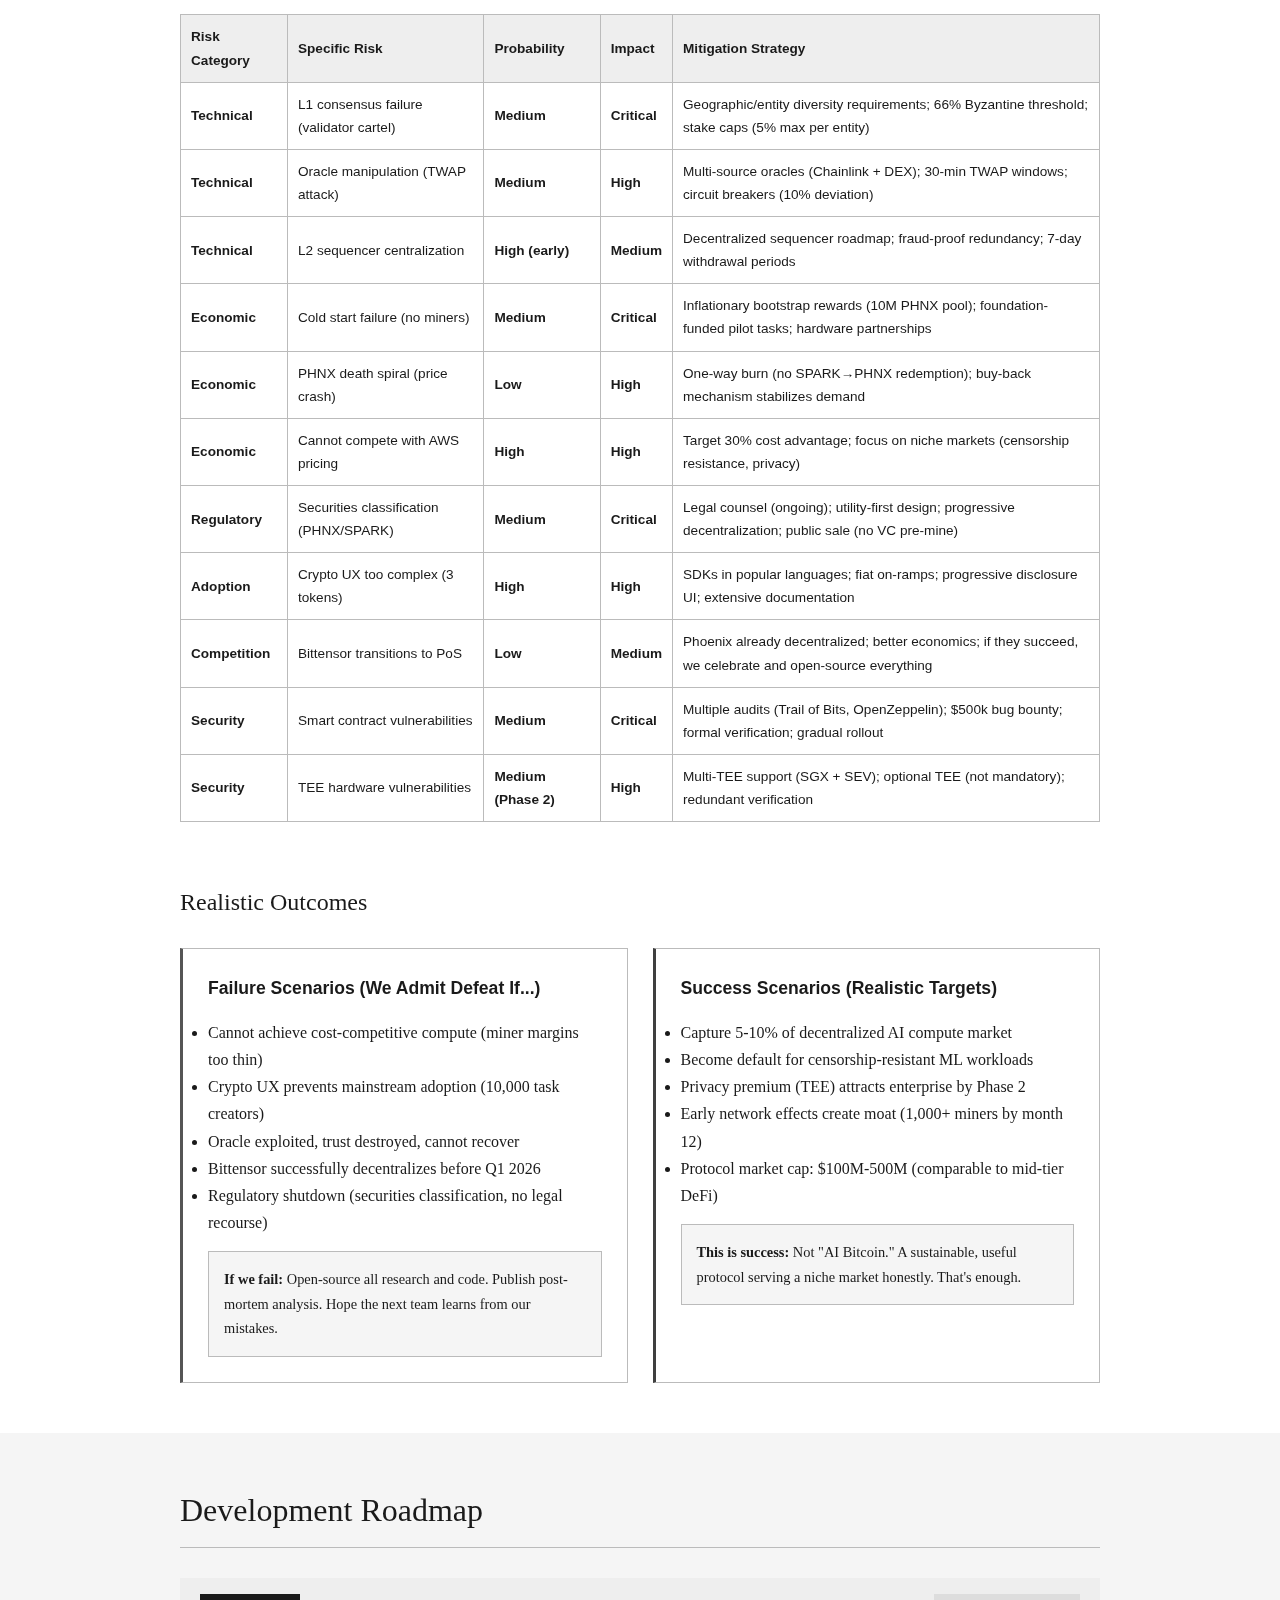
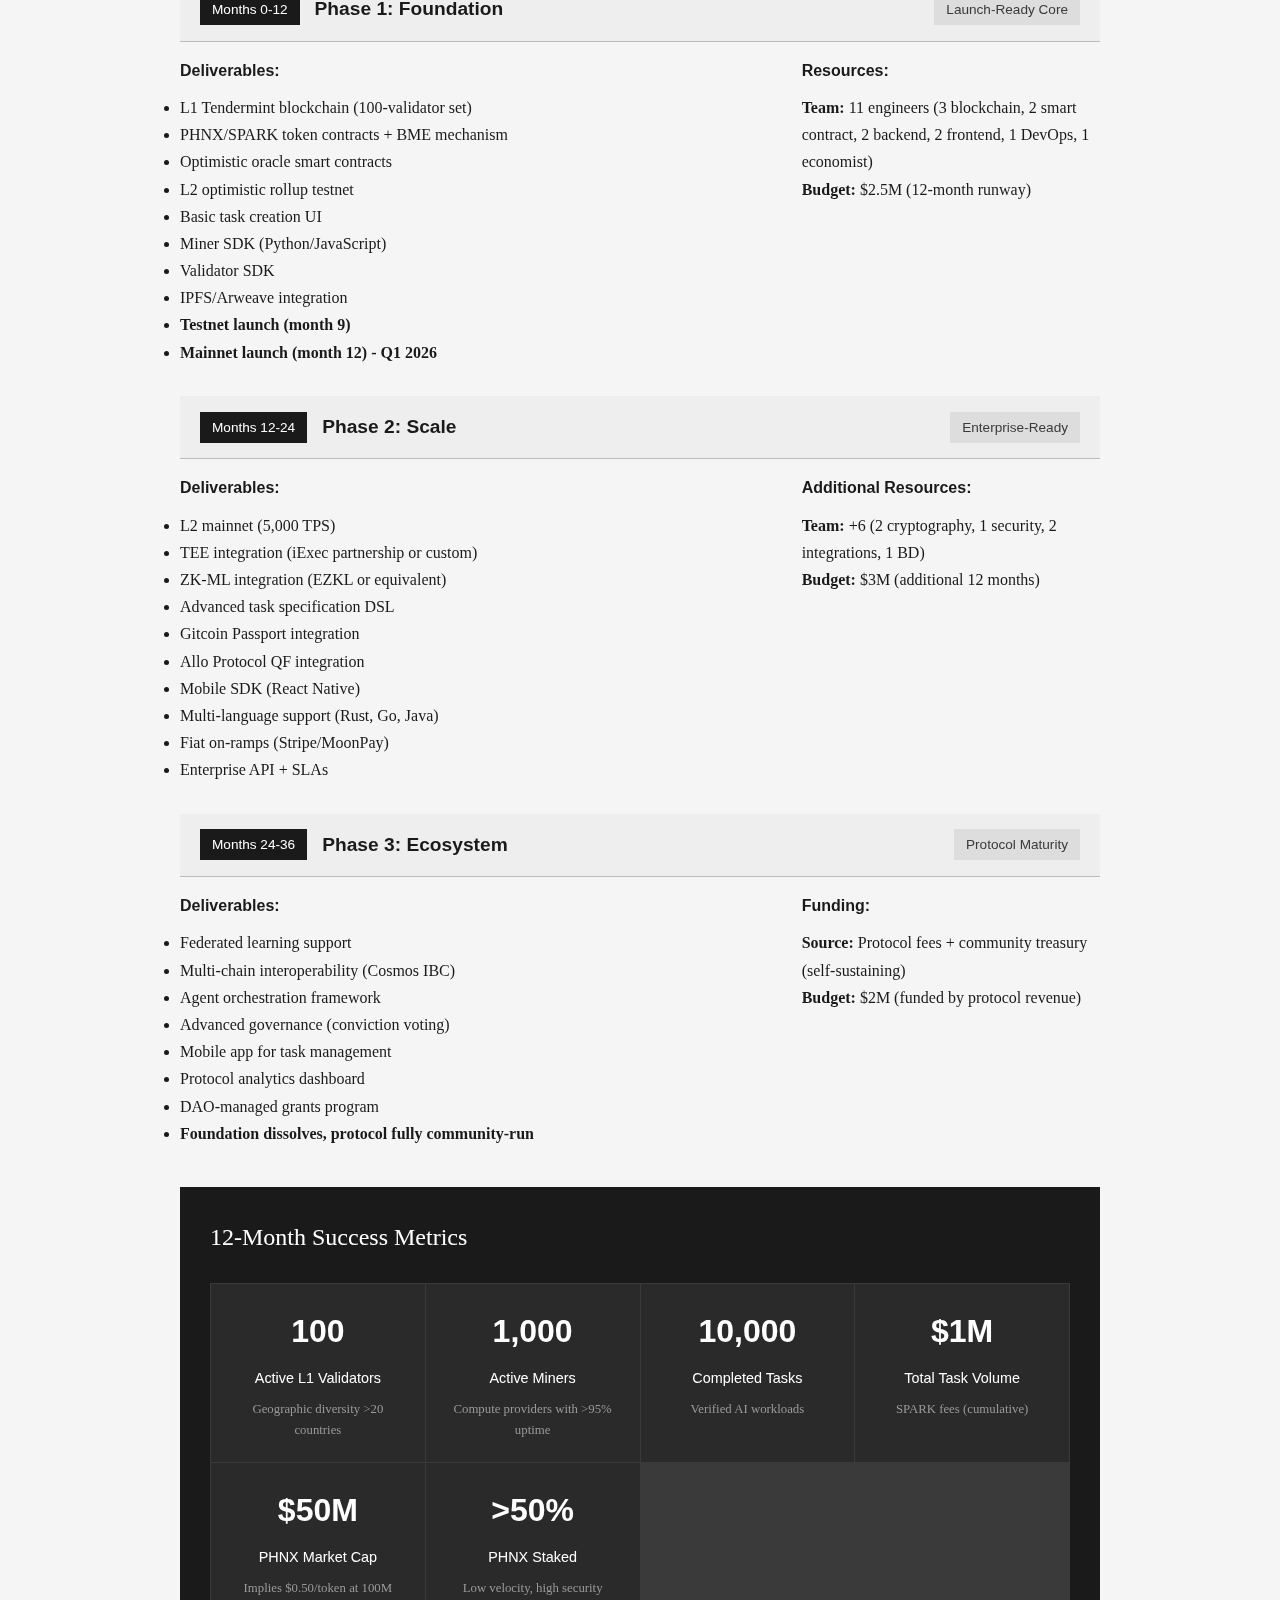
<file: site/analysis.html>
<!DOCTYPE html>
<html lang="en">
<head>
    <meta charset="UTF-8">
    <meta name="viewport" content="width=device-width, initial-scale=1.0">
    <title>Formal Analysis - Phoenix Protocol</title>
    <link rel="stylesheet" href="styles.css">
    <link rel="stylesheet" href="analysis-styles.css">
</head>
<body>
    <!-- Header/Nav -->
    <nav class="analysis-nav">
        <div class="container">
            <a href="index.html" class="nav-logo">← Phoenix Protocol</a>
            <div class="nav-links">
                <a href="#executive">Executive Summary</a>
                <a href="#architecture">Architecture</a>
                <a href="#economics">Economics</a>
                <a href="#security">Security</a>
                <a href="#risks">Risk Analysis</a>
            </div>
        </div>
    </nav>

    <!-- Hero -->
    <section class="analysis-hero">
        <div class="container">
            <h1>Formal Technical Analysis</h1>
            <p class="analysis-subtitle">
                A comprehensive architectural blueprint for the Phoenix Protocol:<br>
                A decentralized AI compute marketplace rising from Bittensor's ashes
            </p>
            <div class="analysis-meta">
                <span>Version 2.0</span>
                <span>•</span>
                <span>Updated: November 13, 2025</span>
                <span>•</span>
                <span>Status: Pre-Launch Development</span>
            </div>
        </div>
    </section>

    <!-- Table of Contents -->
    <section class="toc-section">
        <div class="container">
            <h2>Table of Contents</h2>
            <div class="toc-grid">
                <div class="toc-column">
                    <h3>Part I: Problem Analysis</h3>
                    <ul>
                        <li><a href="#bittensor-failures">1. Bittensor's Core Failures</a></li>
                        <li><a href="#centralization">1.1 Centralization Paradox</a></li>
                        <li><a href="#token-economics">1.2 Single-Token Collusion</a></li>
                        <li><a href="#complexity">1.3 Complexity as Barrier</a></li>
                    </ul>
                </div>
                <div class="toc-column">
                    <h3>Part II: Solution Architecture</h3>
                    <ul>
                        <li><a href="#tri-token">2. Tri-Token Economic Model</a></li>
                        <li><a href="#oracle">3. Hybrid Oracle System</a></li>
                        <li><a href="#scalability">4. L1/L2 Architecture</a></li>
                        <li><a href="#privacy">5. Privacy & Security</a></li>
                    </ul>
                </div>
                <div class="toc-column">
                    <h3>Part III: Implementation</h3>
                    <ul>
                        <li><a href="#bootstrap">6. Bootstrap Strategy</a></li>
                        <li><a href="#roadmap">7. Development Roadmap</a></li>
                        <li><a href="#security">8. Security Analysis</a></li>
                        <li><a href="#risks">9. Risk Registry</a></li>
                        <li><a href="#conclusion">10. Conclusion</a></li>
                    </ul>
                </div>
            </div>
        </div>
    </section>

    <!-- Executive Summary -->
    <section id="executive" class="content-section">
        <div class="container">
            <h2>Executive Summary</h2>

            <div class="summary-box">
                <h3>The Problem</h3>
                <p>
                    Bittensor raised the concept of a decentralized AI marketplace to a $5B+ valuation,
                    then revealed fundamental architectural failures: centralized Proof-of-Authority consensus,
                    single-token economic conflicts of interest, and opaque validation mechanisms that enabled
                    systematic insider exploitation.
                </p>
            </div>

            <div class="summary-box">
                <h3>The Solution</h3>
                <p>
                    Phoenix Protocol implements true decentralization from genesis (Tendermint PoS, 100 validators),
                    separates economic incentives via a tri-token model (PHNX/SPARK/bTASK), and ensures verifiable
                    truth through a hybrid oracle system with cryptographic slashing penalties.
                </p>
            </div>

            <div class="summary-box">
                <h3>The Opportunity</h3>
                <p>
                    Launch Q1 2026 to capture Bittensor refugees during peak community disillusionment,
                    targeting 5-10% of the decentralized AI compute market with realistic 12-month goals:
                    1,000 miners, 100 validators, 10,000 completed tasks, $1M total volume.
                </p>
            </div>

            <div class="key-innovations">
                <h3>Key Technical Innovations</h3>
                <div class="innovation-grid">
                    <div class="innovation">
                        <h4>🔐 Burn-Mint Equilibrium</h4>
                        <p>PHNX → SPARK one-way burn with TWAP oracle pricing prevents death spirals while maintaining stable utility token costs</p>
                    </div>
                    <div class="innovation">
                        <h4>⚖️ Stake-Based Disputes</h4>
                        <p>Validators stake PHNX on work quality; challengers dispute; community votes; losers get slashed (90% to winners)</p>
                    </div>
                    <div class="innovation">
                        <h4>🎯 Task-Specific Vouchers</h4>
                        <p>bTASK tokens are non-transferable work certificates with guaranteed SPARK redemption - breaks Bittensor's speculation loop</p>
                    </div>
                    <div class="innovation">
                        <h4>📊 L1/L2 Separation</h4>
                        <p>Tendermint L1 for settlement (500 TPS), Optimistic Rollup L2 for execution (5,000 TPS) - scales without centralization</p>
                    </div>
                </div>
            </div>
        </div>
    </section>

    <!-- Architecture -->
    <section id="architecture" class="content-section alt-bg">
        <div class="container">
            <h2>System Architecture</h2>

            <div class="architecture-diagram">
                <h3>Phoenix Protocol Stack</h3>
                <div class="stack-layers">
                    <div class="stack-layer">
                        <div class="layer-label">Application Layer</div>
                        <div class="layer-content">
                            <p>Task Creation UI • Miner/Validator SDKs • Agent Orchestration • Analytics</p>
                        </div>
                    </div>
                    <div class="stack-layer">
                        <div class="layer-label">Execution Layer (L2)</div>
                        <div class="layer-content">
                            <p>Optimistic Rollup • Task Registry • Work Submission • bTASK Minting • Low-Stakes Disputes</p>
                        </div>
                    </div>
                    <div class="stack-layer">
                        <div class="layer-label">Verification Layer</div>
                        <div class="layer-content">
                            <p>Hybrid Oracle (Optimistic + ZK-ML) • Attestations • Challenges • Slashing</p>
                        </div>
                    </div>
                    <div class="stack-layer">
                        <div class="layer-label">Settlement Layer (L1)</div>
                        <div class="layer-content">
                            <p>Tendermint BFT • PHNX/SPARK Tokens • BME Contract • High-Stakes Disputes • Governance</p>
                        </div>
                    </div>
                    <div class="stack-layer">
                        <div class="layer-label">Data Layer</div>
                        <div class="layer-content">
                            <p>IPFS (Small Files) • Arweave (Permanent) • Filecoin (Temporary) • TEE (Confidential)</p>
                        </div>
                    </div>
                    <div class="stack-layer">
                        <div class="layer-label">Network Layer</div>
                        <div class="layer-content">
                            <p>libp2p • Kademlia DHT • GossipSub • Bitswap</p>
                        </div>
                    </div>
                </div>
            </div>

            <div class="comparison-table">
                <h3>Architecture Comparison: Bittensor vs Phoenix</h3>
                <table>
                    <thead>
                        <tr>
                            <th>Component</th>
                            <th>Bittensor</th>
                            <th>Phoenix Protocol</th>
                            <th>Advantage</th>
                        </tr>
                    </thead>
                    <tbody>
                        <tr>
                            <td><strong>L1 Consensus</strong></td>
                            <td>Proof-of-Authority (OTF-controlled)</td>
                            <td>Tendermint PoS (100 validators)</td>
                            <td class="advantage">True decentralization</td>
                        </tr>
                        <tr>
                            <td><strong>Token Model</strong></td>
                            <td>Single (TAO) + speculative alpha</td>
                            <td>Tri-token (PHNX/SPARK/bTASK)</td>
                            <td class="advantage">Separated incentives</td>
                        </tr>
                        <tr>
                            <td><strong>Validation</strong></td>
                            <td>Yuma Consensus (opaque)</td>
                            <td>Hybrid Oracle (transparent slashing)</td>
                            <td class="advantage">Verifiable truth</td>
                        </tr>
                        <tr>
                            <td><strong>Task Creation</strong></td>
                            <td>Subnet (high barrier)</td>
                            <td>Permissionless (instant)</td>
                            <td class="advantage">Low friction</td>
                        </tr>
                        <tr>
                            <td><strong>Scalability</strong></td>
                            <td>Limited (PoA bottleneck)</td>
                            <td>L2 Rollup (5,000 TPS)</td>
                            <td class="advantage">10x throughput</td>
                        </tr>
                        <tr>
                            <td><strong>Privacy</strong></td>
                            <td>None</td>
                            <td>TEE integration (Phase 2)</td>
                            <td class="advantage">Enterprise-ready</td>
                        </tr>
                        <tr>
                            <td><strong>Governance</strong></td>
                            <td>Centralized (OTF)</td>
                            <td>QF + Gitcoin Passport</td>
                            <td class="advantage">Sybil-resistant democracy</td>
                        </tr>
                    </tbody>
                </table>
            </div>
        </div>
    </section>

    <!-- Economics -->
    <section id="economics" class="content-section">
        <div class="container">
            <h2>Economic Model</h2>

            <div class="token-details">
                <h3>Tri-Token Architecture</h3>

                <div class="token-card">
                    <div class="token-header">
                        <h4>PHNX - Governance & Security</h4>
                        <span class="token-supply">100M Fixed Supply</span>
                    </div>
                    <div class="token-body">
                        <p><strong>Functions:</strong></p>
                        <ul>
                            <li>L1 PoS consensus staking</li>
                            <li>Oracle bonding (slashable collateral)</li>
                            <li>Protocol governance voting</li>
                        </ul>
                        <p><strong>Value Accrual:</strong></p>
                        <p class="value-mechanism">
                            15% of all SPARK task fees → Buy PHNX from DEX → Burn forever
                            <br><span class="mechanism-note">Direct link between usage and deflationary pressure</span>
                        </p>
                        <p><strong>Distribution:</strong></p>
                        <ul class="distribution-list">
                            <li>30% Public sale</li>
                            <li>20% Foundation (4y vest)</li>
                            <li>15% Team (1y cliff, 3y vest)</li>
                            <li>15% Ecosystem grants</li>
                            <li>10% Validators/partners</li>
                            <li>10% Community airdrop</li>
                        </ul>
                    </div>
                </div>

                <div class="token-card">
                    <div class="token-header">
                        <h4>SPARK - Stable Utility</h4>
                        <span class="token-supply">Elastic Supply (USD Pegged)</span>
                    </div>
                    <div class="token-body">
                        <p><strong>Function:</strong></p>
                        <p>Predictable-cost payment token for all AI tasks ($0.01 per SPARK)</p>
                        <p><strong>Burn-Mint Equilibrium:</strong></p>
                        <ol class="mechanism-steps">
                            <li>User burns PHNX via smart contract</li>
                            <li>TWAP oracle determines PHNX/USD price (30-min window)</li>
                            <li>Contract mints equivalent USD value in SPARK</li>
                            <li>One-way burn (cannot redeem SPARK → PHNX)</li>
                        </ol>
                        <p><strong>Manipulation Resistance:</strong></p>
                        <ul>
                            <li>30-minute TWAP defeats flash loans</li>
                            <li>Dual oracle (Chainlink + on-chain DEX)</li>
                            <li>Circuit breakers (10% deviation triggers pause)</li>
                        </ul>
                    </div>
                </div>

                <div class="token-card">
                    <div class="token-header">
                        <h4>bTASK - Work Vouchers</h4>
                        <span class="token-supply">Task-Specific</span>
                    </div>
                    <div class="token-body">
                        <p><strong>Function:</strong></p>
                        <p>Non-transferable certificates of completed work, redeemable 1:1 for SPARK</p>
                        <p><strong>Mechanism:</strong></p>
                        <ol class="mechanism-steps">
                            <li>Task creator funds bounty with X SPARK (escrowed)</li>
                            <li>Protocol mints X bTASK tokens for that specific task</li>
                            <li>Miners earn bTASK upon validated work completion</li>
                            <li>Miners redeem bTASK → SPARK from escrow anytime</li>
                        </ol>
                        <p><strong>Why Non-Transferable?</strong></p>
                        <p class="mechanism-note">
                            Prevents speculation and ensures miners are compensated for actual work, not token trading.
                            This breaks Bittensor's alpha token speculation circus.
                        </p>
                    </div>
                </div>
            </div>

            <div class="unit-economics">
                <h3>Unit Economics Example</h3>
                <div class="example-box">
                    <h4>Task: Generate 10,000 AI Images</h4>
                    <div class="economics-flow">
                        <div class="econ-step">
                            <div class="step-label">Task Creator</div>
                            <div class="step-value">Pays: 100,000 SPARK ($1,000)</div>
                            <div class="step-note">Comparable to DALL-E: ~$0.02/image (50% cheaper)</div>
                        </div>
                        <div class="econ-arrow">→</div>
                        <div class="econ-step">
                            <div class="step-label">Fee Split</div>
                            <div class="step-breakdown">
                                70,000 SPARK → Miner<br>
                                15,000 SPARK → PHNX buyback-burn<br>
                                10,000 SPARK → Community treasury<br>
                                5,000 SPARK → Security reserve
                            </div>
                        </div>
                        <div class="econ-arrow">→</div>
                        <div class="econ-step">
                            <div class="step-label">Miner Economics</div>
                            <div class="step-value">Revenue: $700</div>
                            <div class="step-value">GPU Cost: ~$150 (A100, 100hrs)</div>
                            <div class="step-value profit">Profit: $550</div>
                        </div>
                    </div>
                    <div class="validator-economics">
                        <h5>Validator Economics</h5>
                        <p><strong>Attestation Fee:</strong> 1% of task = 1,000 SPARK ($10)</p>
                        <p><strong>Stake Required:</strong> 100 PHNX (~$100 at $1/PHNX)</p>
                        <p><strong>ROI:</strong> 10% per task. At 100 tasks/month → 1,000% monthly ROI</p>
                        <p class="economics-note">High returns attract honest validators, make slashing extremely expensive for bad actors</p>
                    </div>
                </div>
            </div>
        </div>
    </section>

    <!-- Bootstrap Strategy -->
    <section id="bootstrap" class="content-section alt-bg">
        <div class="container">
            <h2>Bootstrap Strategy</h2>

            <div class="phase-timeline">
                <h3>Three-Phase Launch</h3>

                <div class="phase-card">
                    <div class="phase-number">Phase 1</div>
                    <div class="phase-content">
                        <h4>Foundation Bootstrap (Months 0-6)</h4>
                        <p class="phase-goal"><strong>Goal:</strong> Establish secure network and validator set</p>
                        <ul>
                            <li>Genesis token distribution (100M PHNX)</li>
                            <li>Recruit 100 professional validators (Figment, Chorus One, etc.)</li>
                            <li>Temporary inflationary block rewards (5 PHNX/block → 0.5 over 2 years)</li>
                            <li>Foundation operates 20/100 validators initially, reduces to 0/100 over 12 months</li>
                        </ul>
                        <p class="phase-deliverable"><strong>Deliverable:</strong> Secure L1 blockchain without task dependency</p>
                    </div>
                </div>

                <div class="phase-card">
                    <div class="phase-number">Phase 2</div>
                    <div class="phase-content">
                        <h4>Miner Incentivization (Months 6-12)</h4>
                        <p class="phase-goal"><strong>Goal:</strong> Build compute supply before demand</p>
                        <ul>
                            <li>Mining incentive pool (10M PHNX reserved for early miners)</li>
                            <li>Foundation-funded pilot tasks (real AI workloads, competitive SPARK rates)</li>
                            <li>Hardware partnerships (Lambda Labs, RunPod integration)</li>
                            <li>Testnet program with graduated rewards (2x for months 6-8, 1x for months 10-12)</li>
                        </ul>
                        <p class="phase-deliverable"><strong>Deliverable:</strong> 1,000+ active miners, proven product-market fit</p>
                    </div>
                </div>

                <div class="phase-card">
                    <div class="phase-number">Phase 3</div>
                    <div class="phase-content">
                        <h4>Demand Generation (Months 12-24)</h4>
                        <p class="phase-goal"><strong>Goal:</strong> Attract paying task creators</p>
                        <div class="target-customers">
                            <h5>Target Customers (Ranked by Feasibility):</h5>
                            <ol>
                                <li><strong>Crypto-Native AI Projects</strong> (Highest) - Gensyn, AI DAOs, already understand crypto</li>
                                <li><strong>AI Researchers</strong> (Medium) - Academic labs, need 30% cost reduction vs AWS</li>
                                <li><strong>Web3 Game Devs</strong> (Medium) - AI NPCs, procedural content generation</li>
                                <li><strong>Enterprises</strong> (Low, Phase 2+) - Requires TEE integration for confidential compute</li>
                            </ol>
                        </div>
                        <ul>
                            <li>First 1,000 task creators receive 20% SPARK rebate</li>
                            <li>Fiat on-ramps (Stripe, MoonPay partnerships)</li>
                            <li>Hackathons and ecosystem grants</li>
                        </ul>
                        <p class="phase-deliverable"><strong>Deliverable:</strong> Fee-sustainable protocol by month 18-24</p>
                    </div>
                </div>
            </div>

            <div class="cold-start-analysis">
                <h3>Why Token Bootstrapping Will Work</h3>
                <p class="analysis-intro">Based on 2025 research on successful crypto protocol launches:</p>
                <div class="success-factors">
                    <div class="factor">
                        <h4>✅ Passive Participation</h4>
                        <p>
                            Miners and validators provide <strong>passive compute/validation</strong> (like Helium hotspots or PoS staking).
                            Token incentives work best for passive networks where users connect resources once and earn over time.
                        </p>
                    </div>
                    <div class="factor">
                        <h4>✅ Financial Participants</h4>
                        <p>
                            All participants are <strong>financially motivated</strong> (not social/content networks).
                            Clear ROI calculations for miners (GPU profit) and validators (attestation fees) drive adoption.
                        </p>
                    </div>
                    <div class="factor">
                        <h4>✅ Aligned Incentives</h4>
                        <p>
                            Token rewards align with desired behavior: miners earn for completing work, validators earn for correct attestations.
                            No misaligned incentives (unlike social networks where token rewards can degrade content quality).
                        </p>
                    </div>
                    <div class="factor">
                        <h4>✅ Red Ocean Market</h4>
                        <p>
                            Competing in a <strong>known market with proven demand</strong> (Bittensor hit $5B cap).
                            Not creating new market from scratch - offering better execution of existing concept.
                        </p>
                    </div>
                </div>
                <p class="success-precedents">
                    <strong>Successful Precedents:</strong> Helium (DePIN), Lido (liquid staking), GMX/dYdX (DeFi),
                    Arweave (storage) - all used token bootstrapping for passive participation networks.
                </p>
            </div>
        </div>
    </section>

    <!-- Risk Registry -->
    <!-- Security Analysis -->
    <section id="security" class="content-section alt-bg">
        <div class="container">
            <h2>Security: Adversarial Attack Analysis & Defenses</h2>

            <div class="summary-box">
                <h3>Methodology</h3>
                <p>
                    We commissioned a 100+ hour adversarial security analysis identifying <strong>15 distinct attack vectors</strong>
                    that sophisticated actors could exploit for $500K-$200M in illegitimate profit. This is not theoretical handwaving -
                    each attack includes detailed execution steps, profitability calculations, and protocol-level defenses.
                    The full analysis is available in <a href="../SECURITY_ANALYSIS.md" style="color: var(--accent);">SECURITY_ANALYSIS.md</a>.
                </p>
            </div>

            <div class="attack-summary">
                <h3>Attack Vector Summary</h3>
                <div class="risk-table-wrapper">
                    <table class="risk-table">
                        <thead>
                            <tr>
                                <th>Attack Vector</th>
                                <th>Potential Profit</th>
                                <th>Probability</th>
                                <th>Impact</th>
                                <th>Defense Status</th>
                            </tr>
                        </thead>
                        <tbody>
                            <tr class="critical-row">
                                <td><strong>L2 Sequencer Extraction Racket</strong><br>
                                    <small>Single sequencer front-runs tasks, sandwiches attestations</small>
                                </td>
                                <td>$10M-$100M/year</td>
                                <td class="prob-high">High (75%)</td>
                                <td class="impact-critical">Critical</td>
                                <td class="defense-strong">5-sequencer rotation + encrypted mempool (Phase 1)</td>
                            </tr>
                            <tr class="critical-row">
                                <td><strong>Bootstrap Vampire Attack</strong><br>
                                    <small>Foundation self-deals pilot tasks, captures mining incentives</small>
                                </td>
                                <td>$50M-$200M</td>
                                <td class="prob-high">High (70%)</td>
                                <td class="impact-critical">Critical</td>
                                <td class="defense-strong">Time-locked validator sunset + external DAO control</td>
                            </tr>
                            <tr class="critical-row">
                                <td><strong>Death Spiral Exploit</strong><br>
                                    <small>Whale crashes PHNX price, breaks SPARK peg, arbitrages chaos</small>
                                </td>
                                <td>$50M-$200M</td>
                                <td class="prob-medium">Medium (45%)</td>
                                <td class="impact-critical">Critical</td>
                                <td class="defense-strong">Two-way BME + POL + dynamic buyback</td>
                            </tr>
                            <tr class="critical-row">
                                <td><strong>Sybil Miner Army</strong><br>
                                    <small>1,000 fake cloud miners farm bootstrap incentive pool</small>
                                </td>
                                <td>$5M-$15M</td>
                                <td class="prob-high">High (70%)</td>
                                <td class="impact-high">High</td>
                                <td class="defense-strong">Proof-of-Hardware + work fingerprinting + random audits</td>
                            </tr>
                            <tr>
                                <td><strong>Validator Collusion Cartel</strong><br>
                                    <small>50 owned + 20 recruited validators = 70% Byzantine control</small>
                                </td>
                                <td>$10M-$50M</td>
                                <td class="prob-medium">Medium (50%)</td>
                                <td class="impact-critical">Critical</td>
                                <td class="defense-medium">200 validators + reputation weighting + commit-reveal voting</td>
                            </tr>
                            <tr>
                                <td><strong>TWAP Oracle Manipulation</strong><br>
                                    <small>Flash loans + liquidity drainage during BME minting</small>
                                </td>
                                <td>$500K-$5M/attack</td>
                                <td class="prob-high">High (65%)</td>
                                <td class="impact-high">High</td>
                                <td class="defense-medium">Adaptive TWAP + graduated circuit breakers + large burn staking</td>
                            </tr>
                            <tr>
                                <td><strong>Governance Plutocracy</strong><br>
                                    <small>Whale accumulates 15% PHNX, dominates treasury votes</small>
                                </td>
                                <td>$5M-$20M</td>
                                <td class="prob-medium">Medium (50%)</td>
                                <td class="impact-high">High</td>
                                <td class="defense-medium">Passport-weighted voting + treasury spend caps</td>
                            </tr>
                            <tr>
                                <td><strong>Gitcoin Passport Forgery Ring</strong><br>
                                    <small>High-score Sybil identities via aged accounts</small>
                                </td>
                                <td>$1M-$10M</td>
                                <td class="prob-medium">Medium (50%)</td>
                                <td class="impact-critical">Critical</td>
                                <td class="defense-medium">30-day account age + stamp diversity + periodic re-verification</td>
                            </tr>
                            <tr>
                                <td colspan="5" class="section-header">
                                    <strong>Medium Severity Attacks</strong> (9-15): Task ambiguity, bTASK MEV, validator grinding,
                                    cross-protocol arbitrage, TEE side-channels, slow-rug extraction, foundation vest exploits
                                </td>
                            </tr>
                        </tbody>
                    </table>
                </div>
            </div>

            <div class="defense-principles">
                <h3>Core Defense Principles</h3>
                <div class="outcome-grid">
                    <div class="outcome-card">
                        <h4>1. Smart Contract-Enforced, Not Promises</h4>
                        <p>
                            Foundation validator sunset is code-driven with automatic privilege reduction on block schedule.
                            Not a roadmap item. Not a "we'll decentralize eventually." Hard-coded and irreversible.
                        </p>
                    </div>
                    <div class="outcome-card">
                        <h4>2. Launch with Defenses, Not Patch After Exploits</h4>
                        <p>
                            5-sequencer rotation from Day 1. Encrypted mempool from genesis. POL deployed at mainnet launch.
                            We're not "planning" these - they're Phase 1 deliverables with budget allocated.
                        </p>
                    </div>
                    <div class="outcome-card">
                        <h4>3. External Oversight from Genesis</h4>
                        <p>
                            Community holds majority in pilot task multisig (3-of-5, only 2 Foundation).
                            Mining incentive DAO has 7 external seats vs 2 Foundation. Minority from day one.
                        </p>
                    </div>
                    <div class="outcome-card">
                        <h4>4. Slash the Powerful More</h4>
                        <p>
                            Foundation validators face 2x slashing penalties (10% vs 5% for double-sign, 2% vs 1% for downtime).
                            Compensates for privileged position and information advantage.
                        </p>
                    </div>
                    <div class="outcome-card">
                        <h4>5. Transparency Over Obscurity</h4>
                        <p>
                            Published 15-attack analysis (SECURITY_ANALYSIS.md). Real-time dashboards for Foundation transactions.
                            Bug bounty program ($10K-$500K for critical finds). We show our work.
                        </p>
                    </div>
                    <div class="outcome-card">
                        <h4>6. Economic Deterrence via Cost Escalation</h4>
                        <p>
                            Defenses raise attack costs from $100K (trivial) to $5M+ (prohibitive). Proof-of-Hardware requirement
                            means 1,000 Sybil miners cost $1M in hardware, not $30K in cloud VMs.
                        </p>
                    </div>
                </div>
            </div>

            <div class="summary-box">
                <h3>Why Attackers Will Fail (Despite High Profitability)</h3>
                <ul style="line-height: 1.8;">
                    <li><strong>Blockchain Transparency</strong>: All transactions auditable. On-chain analysts (Dune, Nansen) detect patterns. Can't hide.</li>
                    <li><strong>Community Fork Rights</strong>: If Foundation or cartel caught self-dealing, community forks chain, excludes malicious addresses, slashes their stake to zero.</li>
                    <li><strong>Legal Liability</strong>: MEV extraction = market manipulation. Validator extortion = RICO charges. Profit &lt; legal fees + prison.</li>
                    <li><strong>Deflationary Self-Correction</strong>: PHNX dumps get bought back via fee mechanism. Attack requires sustained sell pressure = attacker runs out of tokens.</li>
                    <li><strong>Reputation Destruction</strong>: Protocol branded "exploited" loses all users. Attacker kills golden goose for one-time extraction.</li>
                </ul>
            </div>

            <div class="summary-box">
                <h3>Attacks We CAN'T Prevent (Honesty Hour)</h3>
                <ul style="line-height: 1.8;">
                    <li><strong>Regulatory Shutdown</strong>: SEC classifies PHNX as security → cease and desist. No smart contract fixes this.</li>
                    <li><strong>Competitor Dominance</strong>: Bittensor decentralizes successfully or AWS drops prices 90%. We lose on merit.</li>
                    <li><strong>Zero-Day Exploits</strong>: Undiscovered vulnerabilities in Tendermint, L2s, cryptographic primitives. Audits reduce but don't eliminate.</li>
                    <li><strong>Nation-State 51% Attack</strong>: If a government or billionaire wants to burn $100M+ to destroy us, they can. We're not quantum-resistant to infinite capital.</li>
                    <li><strong>Social Engineering</strong>: Phishing multisig signers for keys. Hardware wallets + training mitigate, but humans are the weakest link.</li>
                </ul>
                <p style="margin-top: 20px;">
                    <strong>Our response:</strong> Multi-layer audits, insurance fund ($500K set aside), incident response playbook,
                    and brutal honesty when things break. We won't hide exploits or downplay severity.
                </p>
            </div>

            <div class="defense-principles" style="margin-top: 60px;">
                <h3>Proactive Security: The Three Pillars</h3>
                <p style="margin-bottom: 30px;">
                    Beyond defensive measures, we're implementing three unprecedented proactive security programs:
                </p>

                <div class="outcome-grid">
                    <div class="outcome-card">
                        <h4>1. 100% Open Source</h4>
                        <p><strong>License:</strong> Apache 2.0 (commercial-friendly, forkable)</p>
                        <p><strong>What's public:</strong></p>
                        <ul style="line-height: 1.7; margin-top: 10px;">
                            <li>L1/L2 blockchain code (Tendermint + rollup)</li>
                            <li>All smart contracts (tokens, BME, oracle, governance)</li>
                            <li>Economic models (spreadsheets, simulations, formulas)</li>
                            <li>SDKs, node software, task execution engines</li>
                            <li>Frontend/UI code, infrastructure, deployment scripts</li>
                            <li>This documentation (you're reading open-source docs)</li>
                        </ul>
                        <p style="margin-top: 15px;">
                            <strong>Why:</strong> Linus's Law - "Given enough eyeballs, all bugs are shallow."
                            10,000 community auditors > 10 internal reviewers. Can't hide backdoors if code is public.
                        </p>
                    </div>

                    <div class="outcome-card">
                        <h4>2. AI-Driven Continuous Exploitation</h4>
                        <p><strong>28 autonomous adversarial bots attacking us 24/7</strong></p>
                        <p><strong>Bot fleet:</strong></p>
                        <ul style="line-height: 1.7; margin-top: 10px;">
                            <li><strong>5 MEV Hunter Bots</strong>: Front-running, sandwich attacks, oracle manipulation ($100K rewards)</li>
                            <li><strong>3 Economic Attack Bots</strong>: Death spirals, cartel coordination ($50K-$250K)</li>
                            <li><strong>10 Smart Contract Fuzzers</strong>: 1M txns/day, property-based testing ($25K-$500K)</li>
                            <li><strong>3 Sybil Simulators</strong>: Fake Passports, Proof-of-Hardware bypasses ($10K each)</li>
                            <li><strong>5 Oracle Manipulators</strong>: TWAP attacks, circuit breaker tests ($50K-$200K)</li>
                            <li><strong>2 Social Engineering Bots</strong>: Team phishing, multisig security ($5K per breach)</li>
                        </ul>
                        <p style="margin-top: 15px;">
                            <strong>Budget:</strong> $2M/year (from 5% security reserve)<br>
                            <strong>Dashboard:</strong> Real-time public feed of bot attacks and findings<br>
                            <strong>Why:</strong> Traditional audits are point-in-time. We need continuous adversarial testing as attack vectors evolve.
                        </p>
                    </div>

                    <div class="outcome-card">
                        <h4>3. Extremely Lucrative Bug Bounties</h4>
                        <p><strong>We pay more to find exploits than attackers earn executing them</strong></p>
                        <p><strong>Payout tiers:</strong></p>
                        <table style="width: 100%; margin-top: 10px; border: 1px solid var(--border);">
                            <tr>
                                <td style="padding: 8px; border: 1px solid var(--border);"><strong>Critical</strong></td>
                                <td style="padding: 8px; border: 1px solid var(--border);"><strong>$500K-$2M</strong></td>
                            </tr>
                            <tr>
                                <td style="padding: 8px; border: 1px solid var(--border);">High</td>
                                <td style="padding: 8px; border: 1px solid var(--border);">$100K-$500K</td>
                            </tr>
                            <tr>
                                <td style="padding: 8px; border: 1px solid var(--border);">Medium</td>
                                <td style="padding: 8px; border: 1px solid var(--border);">$25K-$100K</td>
                            </tr>
                        </table>
                        <p style="margin-top: 15px;">
                            <strong>Bonus multipliers:</strong> +50% first blood, +100% novel attack, +25% PoC code<br>
                            <strong>Example:</strong> Drain $10M incentive pool = $3.5M payout (we'd rather pay you to fix it)<br>
                            <strong>Escrow:</strong> $5M USDC in multisig for instant payouts (72-hour turnaround)<br>
                            <strong>Pseudonymous OK:</strong> Submit bugs anonymously, paid in crypto, no SSN required
                        </p>
                        <p style="margin-top: 15px;">
                            <strong>Submit:</strong> security@phoenixprotocol.ai (PGP encrypted) or GitHub Security Advisories
                        </p>
                    </div>
                </div>
            </div>

            <div class="summary-box" style="margin-top: 40px;">
                <h3>Comparison: Phoenix vs Industry Standard</h3>
                <div class="risk-table-wrapper">
                    <table class="risk-table">
                        <thead>
                            <tr>
                                <th>Security Measure</th>
                                <th>Industry Standard</th>
                                <th>Bittensor</th>
                                <th>Phoenix Protocol</th>
                            </tr>
                        </thead>
                        <tbody>
                            <tr>
                                <td><strong>Open Source</strong></td>
                                <td>Smart contracts only</td>
                                <td>Partial (core PoA closed)</td>
                                <td><strong>100% (Apache 2.0)</strong></td>
                            </tr>
                            <tr>
                                <td><strong>Audits</strong></td>
                                <td>1-2 audits pre-launch</td>
                                <td>Minimal/unknown</td>
                                <td><strong>Multi-firm + continuous AI</strong></td>
                            </tr>
                            <tr>
                                <td><strong>Bug Bounty Max</strong></td>
                                <td>$250K (Ethereum)</td>
                                <td>$0 (no program)</td>
                                <td><strong>$2M + multipliers</strong></td>
                            </tr>
                            <tr>
                                <td><strong>Avg Critical Payout</strong></td>
                                <td>$50K-$100K</td>
                                <td>$0</td>
                                <td><strong>$500K-$1M</strong></td>
                            </tr>
                            <tr>
                                <td><strong>Continuous Testing</strong></td>
                                <td>Post-launch monitoring</td>
                                <td>Community reports only</td>
                                <td><strong>28 AI bots 24/7</strong></td>
                            </tr>
                            <tr>
                                <td><strong>Public Attack Log</strong></td>
                                <td>Rare (post-mortems only)</td>
                                <td>None</td>
                                <td><strong>Real-time dashboard</strong></td>
                            </tr>
                            <tr>
                                <td><strong>Security Budget</strong></td>
                                <td>1-2% of raise</td>
                                <td>Unknown</td>
                                <td><strong>$10M (5% reserve + $5M insurance)</strong></td>
                            </tr>
                        </tbody>
                    </table>
                </div>
            </div>
        </div>
    </section>

    <section id="risks" class="content-section">
        <div class="container">
            <h2>Comprehensive Risk Registry</h2>

            <div class="risk-table-wrapper">
                <table class="risk-table">
                    <thead>
                        <tr>
                            <th>Risk Category</th>
                            <th>Specific Risk</th>
                            <th>Probability</th>
                            <th>Impact</th>
                            <th>Mitigation Strategy</th>
                        </tr>
                    </thead>
                    <tbody>
                        <tr>
                            <td><strong>Technical</strong></td>
                            <td>L1 consensus failure (validator cartel)</td>
                            <td class="prob-medium">Medium</td>
                            <td class="impact-critical">Critical</td>
                            <td>Geographic/entity diversity requirements; 66% Byzantine threshold; stake caps (5% max per entity)</td>
                        </tr>
                        <tr>
                            <td><strong>Technical</strong></td>
                            <td>Oracle manipulation (TWAP attack)</td>
                            <td class="prob-medium">Medium</td>
                            <td class="impact-high">High</td>
                            <td>Multi-source oracles (Chainlink + DEX); 30-min TWAP windows; circuit breakers (10% deviation)</td>
                        </tr>
                        <tr>
                            <td><strong>Technical</strong></td>
                            <td>L2 sequencer centralization</td>
                            <td class="prob-high">High (early)</td>
                            <td class="impact-medium">Medium</td>
                            <td>Decentralized sequencer roadmap; fraud-proof redundancy; 7-day withdrawal periods</td>
                        </tr>
                        <tr>
                            <td><strong>Economic</strong></td>
                            <td>Cold start failure (no miners)</td>
                            <td class="prob-medium">Medium</td>
                            <td class="impact-critical">Critical</td>
                            <td>Inflationary bootstrap rewards (10M PHNX pool); foundation-funded pilot tasks; hardware partnerships</td>
                        </tr>
                        <tr>
                            <td><strong>Economic</strong></td>
                            <td>PHNX death spiral (price crash)</td>
                            <td class="prob-low">Low</td>
                            <td class="impact-high">High</td>
                            <td>One-way burn (no SPARK→PHNX redemption); buy-back mechanism stabilizes demand</td>
                        </tr>
                        <tr>
                            <td><strong>Economic</strong></td>
                            <td>Cannot compete with AWS pricing</td>
                            <td class="prob-high">High</td>
                            <td class="impact-high">High</td>
                            <td>Target 30% cost advantage; focus on niche markets (censorship resistance, privacy)</td>
                        </tr>
                        <tr>
                            <td><strong>Regulatory</strong></td>
                            <td>Securities classification (PHNX/SPARK)</td>
                            <td class="prob-medium">Medium</td>
                            <td class="impact-critical">Critical</td>
                            <td>Legal counsel (ongoing); utility-first design; progressive decentralization; public sale (no VC pre-mine)</td>
                        </tr>
                        <tr>
                            <td><strong>Adoption</strong></td>
                            <td>Crypto UX too complex (3 tokens)</td>
                            <td class="prob-high">High</td>
                            <td class="impact-high">High</td>
                            <td>SDKs in popular languages; fiat on-ramps; progressive disclosure UI; extensive documentation</td>
                        </tr>
                        <tr>
                            <td><strong>Competition</strong></td>
                            <td>Bittensor transitions to PoS</td>
                            <td class="prob-low">Low</td>
                            <td class="impact-medium">Medium</td>
                            <td>Phoenix already decentralized; better economics; if they succeed, we celebrate and open-source everything</td>
                        </tr>
                        <tr>
                            <td><strong>Security</strong></td>
                            <td>Smart contract vulnerabilities</td>
                            <td class="prob-medium">Medium</td>
                            <td class="impact-critical">Critical</td>
                            <td>Multiple audits (Trail of Bits, OpenZeppelin); $500k bug bounty; formal verification; gradual rollout</td>
                        </tr>
                        <tr>
                            <td><strong>Security</strong></td>
                            <td>TEE hardware vulnerabilities</td>
                            <td class="prob-medium">Medium (Phase 2)</td>
                            <td class="impact-high">High</td>
                            <td>Multi-TEE support (SGX + SEV); optional TEE (not mandatory); redundant verification</td>
                        </tr>
                    </tbody>
                </table>
            </div>

            <div class="success-failure">
                <h3>Realistic Outcomes</h3>
                <div class="outcome-grid">
                    <div class="outcome-card failure">
                        <h4>Failure Scenarios (We Admit Defeat If...)</h4>
                        <ul>
                            <li>Cannot achieve cost-competitive compute (miner margins too thin)</li>
                            <li>Crypto UX prevents mainstream adoption (10,000 task creators)</li>
                            <li>Oracle exploited, trust destroyed, cannot recover</li>
                            <li>Bittensor successfully decentralizes before Q1 2026</li>
                            <li>Regulatory shutdown (securities classification, no legal recourse)</li>
                        </ul>
                        <p class="outcome-action">
                            <strong>If we fail:</strong> Open-source all research and code. Publish post-mortem analysis.
                            Hope the next team learns from our mistakes.
                        </p>
                    </div>
                    <div class="outcome-card success">
                        <h4>Success Scenarios (Realistic Targets)</h4>
                        <ul>
                            <li>Capture 5-10% of decentralized AI compute market</li>
                            <li>Become default for censorship-resistant ML workloads</li>
                            <li>Privacy premium (TEE) attracts enterprise by Phase 2</li>
                            <li>Early network effects create moat (1,000+ miners by month 12)</li>
                            <li>Protocol market cap: $100M-500M (comparable to mid-tier DeFi)</li>
                        </ul>
                        <p class="outcome-action">
                            <strong>This is success:</strong> Not "AI Bitcoin." A sustainable, useful protocol
                            serving a niche market honestly. That's enough.
                        </p>
                    </div>
                </div>
            </div>
        </div>
    </section>

    <!-- Roadmap -->
    <section id="roadmap" class="content-section alt-bg">
        <div class="container">
            <h2>Development Roadmap</h2>

            <div class="roadmap-timeline">
                <div class="roadmap-phase">
                    <div class="phase-header">
                        <div class="phase-dates">Months 0-12</div>
                        <h3>Phase 1: Foundation</h3>
                        <div class="phase-status">Launch-Ready Core</div>
                    </div>
                    <div class="phase-details">
                        <div class="deliverables">
                            <h4>Deliverables:</h4>
                            <ul>
                                <li>L1 Tendermint blockchain (100-validator set)</li>
                                <li>PHNX/SPARK token contracts + BME mechanism</li>
                                <li>Optimistic oracle smart contracts</li>
                                <li>L2 optimistic rollup testnet</li>
                                <li>Basic task creation UI</li>
                                <li>Miner SDK (Python/JavaScript)</li>
                                <li>Validator SDK</li>
                                <li>IPFS/Arweave integration</li>
                                <li><strong>Testnet launch (month 9)</strong></li>
                                <li><strong>Mainnet launch (month 12) - Q1 2026</strong></li>
                            </ul>
                        </div>
                        <div class="resources">
                            <h4>Resources:</h4>
                            <p><strong>Team:</strong> 11 engineers (3 blockchain, 2 smart contract, 2 backend, 2 frontend, 1 DevOps, 1 economist)</p>
                            <p><strong>Budget:</strong> $2.5M (12-month runway)</p>
                        </div>
                    </div>
                </div>

                <div class="roadmap-phase">
                    <div class="phase-header">
                        <div class="phase-dates">Months 12-24</div>
                        <h3>Phase 2: Scale</h3>
                        <div class="phase-status">Enterprise-Ready</div>
                    </div>
                    <div class="phase-details">
                        <div class="deliverables">
                            <h4>Deliverables:</h4>
                            <ul>
                                <li>L2 mainnet (5,000 TPS)</li>
                                <li>TEE integration (iExec partnership or custom)</li>
                                <li>ZK-ML integration (EZKL or equivalent)</li>
                                <li>Advanced task specification DSL</li>
                                <li>Gitcoin Passport integration</li>
                                <li>Allo Protocol QF integration</li>
                                <li>Mobile SDK (React Native)</li>
                                <li>Multi-language support (Rust, Go, Java)</li>
                                <li>Fiat on-ramps (Stripe/MoonPay)</li>
                                <li>Enterprise API + SLAs</li>
                            </ul>
                        </div>
                        <div class="resources">
                            <h4>Additional Resources:</h4>
                            <p><strong>Team:</strong> +6 (2 cryptography, 1 security, 2 integrations, 1 BD)</p>
                            <p><strong>Budget:</strong> $3M (additional 12 months)</p>
                        </div>
                    </div>
                </div>

                <div class="roadmap-phase">
                    <div class="phase-header">
                        <div class="phase-dates">Months 24-36</div>
                        <h3>Phase 3: Ecosystem</h3>
                        <div class="phase-status">Protocol Maturity</div>
                    </div>
                    <div class="phase-details">
                        <div class="deliverables">
                            <h4>Deliverables:</h4>
                            <ul>
                                <li>Federated learning support</li>
                                <li>Multi-chain interoperability (Cosmos IBC)</li>
                                <li>Agent orchestration framework</li>
                                <li>Advanced governance (conviction voting)</li>
                                <li>Mobile app for task management</li>
                                <li>Protocol analytics dashboard</li>
                                <li>DAO-managed grants program</li>
                                <li><strong>Foundation dissolves, protocol fully community-run</strong></li>
                            </ul>
                        </div>
                        <div class="resources">
                            <h4>Funding:</h4>
                            <p><strong>Source:</strong> Protocol fees + community treasury (self-sustaining)</p>
                            <p><strong>Budget:</strong> $2M (funded by protocol revenue)</p>
                        </div>
                    </div>
                </div>
            </div>

            <div class="success-metrics">
                <h3>12-Month Success Metrics</h3>
                <div class="metrics-grid">
                    <div class="metric-card">
                        <div class="metric-value">100</div>
                        <div class="metric-label">Active L1 Validators</div>
                        <div class="metric-detail">Geographic diversity >20 countries</div>
                    </div>
                    <div class="metric-card">
                        <div class="metric-value">1,000</div>
                        <div class="metric-label">Active Miners</div>
                        <div class="metric-detail">Compute providers with >95% uptime</div>
                    </div>
                    <div class="metric-card">
                        <div class="metric-value">10,000</div>
                        <div class="metric-label">Completed Tasks</div>
                        <div class="metric-detail">Verified AI workloads</div>
                    </div>
                    <div class="metric-card">
                        <div class="metric-value">$1M</div>
                        <div class="metric-label">Total Task Volume</div>
                        <div class="metric-detail">SPARK fees (cumulative)</div>
                    </div>
                    <div class="metric-card">
                        <div class="metric-value">$50M</div>
                        <div class="metric-label">PHNX Market Cap</div>
                        <div class="metric-detail">Implies $0.50/token at 100M supply</div>
                    </div>
                    <div class="metric-card">
                        <div class="metric-value">>50%</div>
                        <div class="metric-label">PHNX Staked</div>
                        <div class="metric-detail">Low velocity, high security</div>
                    </div>
                </div>
            </div>
        </div>
    </section>

    <!-- Conclusion -->
    <section id="conclusion" class="content-section">
        <div class="container">
            <h2>Conclusion</h2>

            <div class="conclusion-content">
                <div class="conclusion-box">
                    <h3>From Bittensor's Ashes</h3>
                    <p>
                        Bittensor successfully identified the demand for decentralized AI infrastructure,
                        achieving a $5B+ market cap at peak. However, it catastrophically failed in execution:
                        centralized PoA control, single-token collusion incentives, and opaque validation mechanisms
                        transformed a promising concept into an extractive "grift playground."
                    </p>
                    <p>
                        The market validated the idea. The implementation betrayed the vision.
                    </p>
                </div>

                <div class="conclusion-box">
                    <h3>The Phoenix Protocol Mandate</h3>
                    <p>
                        We are not building "Bittensor 2.0." We are building what Bittensor should have been:
                    </p>
                    <ul class="mandate-list">
                        <li><strong>Actually decentralized</strong> - 100 independent validators from genesis, not centralized PoA</li>
                        <li><strong>Economically aligned</strong> - Tri-token separation of incentives, not conflicted single-token</li>
                        <li><strong>Verifiably honest</strong> - Stake-backed slashing, not opaque "trust us" consensus</li>
                        <li><strong>Transparently built</strong> - Open development, public roadmap, no VC pre-mines</li>
                        <li><strong>Realistically scoped</strong> - Target 5-10% market share, not "AI Bitcoin" delusions</li>
                    </ul>
                </div>

                <div class="conclusion-box">
                    <h3>Honest Expectations</h3>
                    <p>
                        <strong>We will not</strong> replace AWS, hit $10B market cap, or make early investors rich overnight.
                    </p>
                    <p>
                        <strong>We will</strong> build sustainable infrastructure for censorship-resistant AI,
                        serve niche markets (crypto-native projects, privacy-conscious researchers),
                        and prove that decentralized AI marketplaces can work without grift.
                    </p>
                    <p>
                        <strong>We might fail.</strong> Technology risk, economic risk, adoption risk, regulatory risk - all real.
                    </p>
                    <p>
                        <strong>We're building it anyway.</strong> Because the alternative - centralized AI controlled
                        by three corporations - is worse than the risk of failure.
                    </p>
                </div>

                <div class="conclusion-cta">
                    <h3>Join the Revolution</h3>
                    <p>
                        If you believe AI infrastructure should be community-owned, permissionless, and transparent,
                        you belong here.
                    </p>
                    <div class="cta-buttons">
                        <a href="index.html#waitlist" class="btn btn-primary">Join the Waitlist</a>
                        <a href="../CONCEPT.md" class="btn btn-secondary">Read Full Technical Spec</a>
                    </div>
                    <p class="disclaimer">
                        <strong>Disclaimer:</strong> This is not financial advice. Cryptocurrencies are risky.
                        Read the risk registry. Do your research. Only invest what you can afford to lose.
                    </p>
                </div>
            </div>
        </div>
    </section>

    <!-- Footer -->
    <footer class="footer">
        <div class="container">
            <div class="footer-content">
                <div class="footer-links">
                    <h4>Resources</h4>
                    <ul>
                        <li><a href="index.html">Home</a></li>
                        <li><a href="analysis.html">Formal Analysis</a></li>
                        <li><a href="https://github.com/yourusername/phoenix-protocol" target="_blank">GitHub</a></li>
                        <li><a href="#" class="coming-soon">Whitepaper (Coming Soon)</a></li>
                    </ul>
                </div>
                <div class="footer-links">
                    <h4>Community</h4>
                    <ul>
                        <li><a href="#" class="coming-soon">Discord (Coming Soon)</a></li>
                        <li><a href="#" class="coming-soon">Twitter (Coming Soon)</a></li>
                        <li><a href="#" class="coming-soon">Forum (Coming Soon)</a></li>
                    </ul>
                </div>
                <div class="footer-info">
                    <h4>Phoenix Protocol</h4>
                    <p>Building the decentralized AI marketplace that should have existed.</p>
                    <p class="footer-status">
                        <span class="status-dot"></span>
                        Pre-Launch Development
                    </p>
                </div>
            </div>
            <div class="footer-bottom">
                <p>&copy; 2025 Phoenix Protocol. Open source (Apache 2.0 / MIT - TBD)</p>
                <p class="footer-disclaimer">
                    Version 2.0 | Last Updated: November 13, 2025
                </p>
            </div>
        </div>
    </footer>
</body>
</html>
</file>
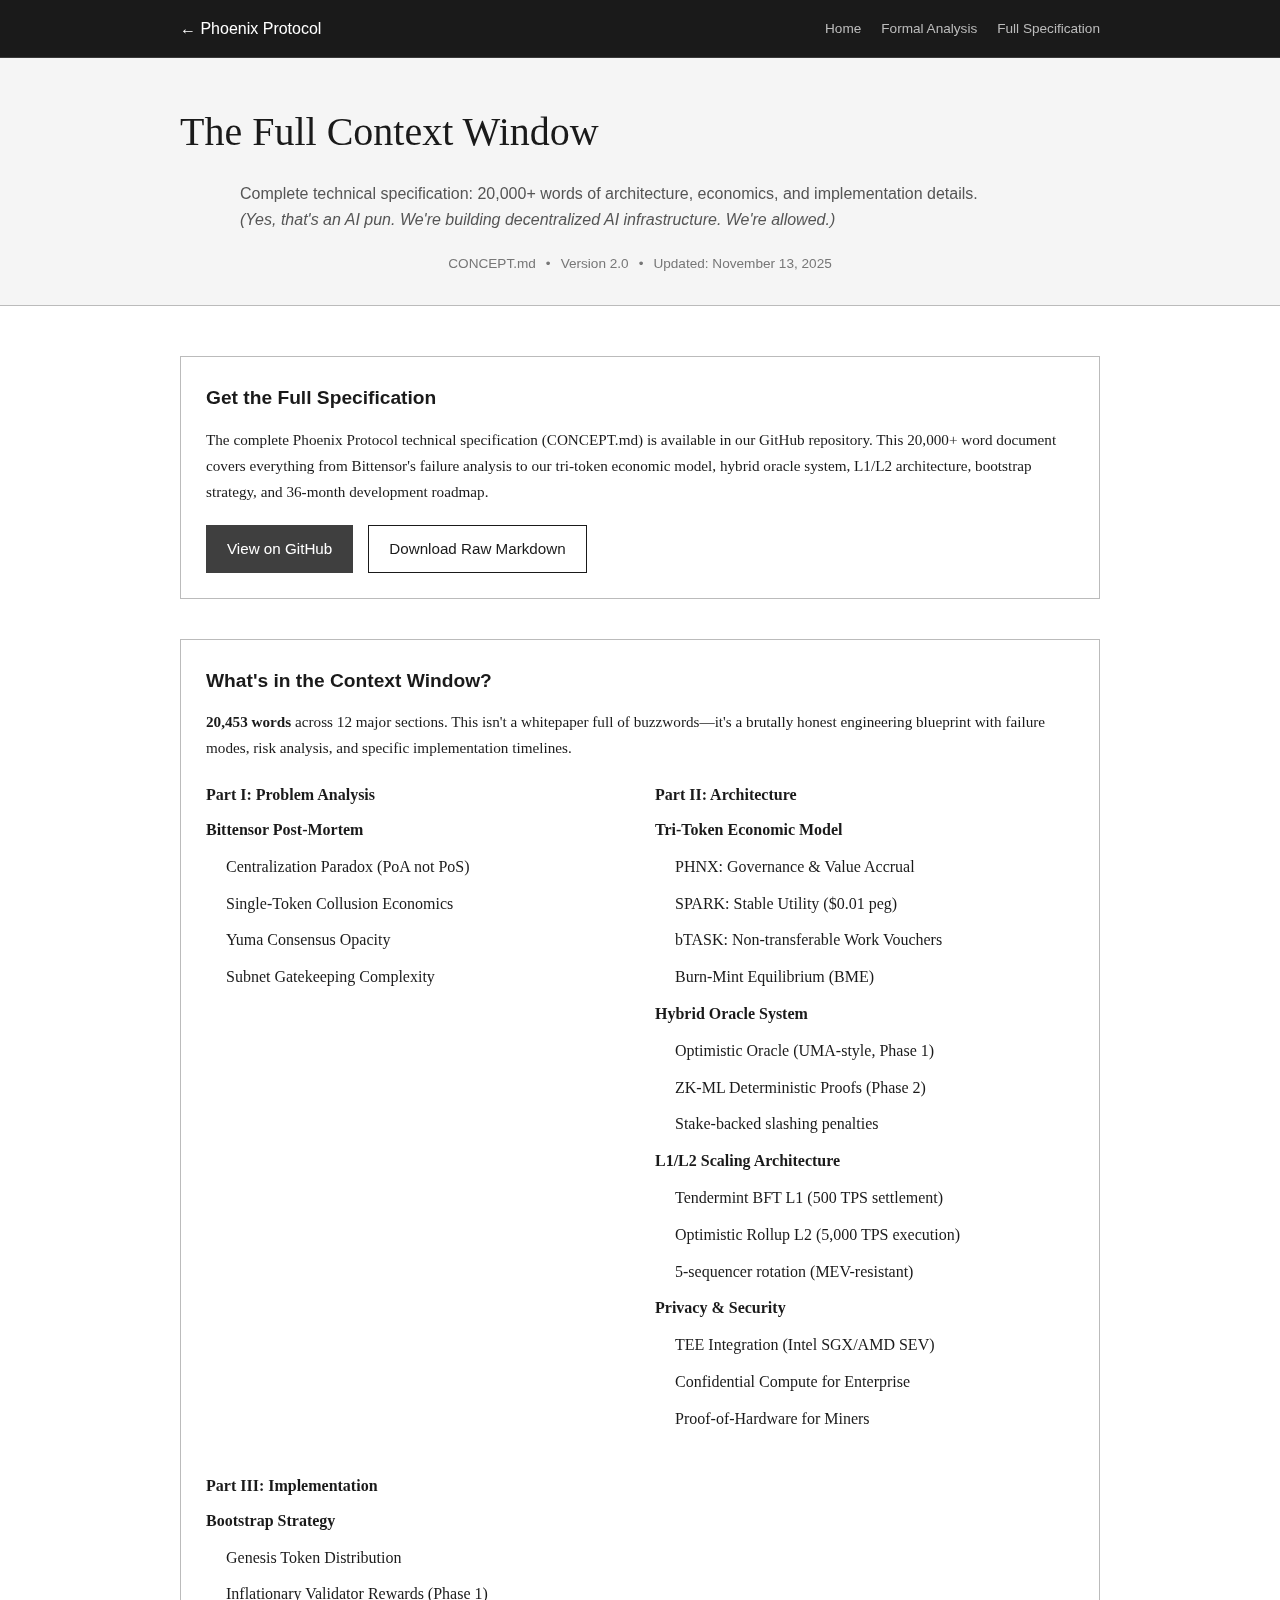
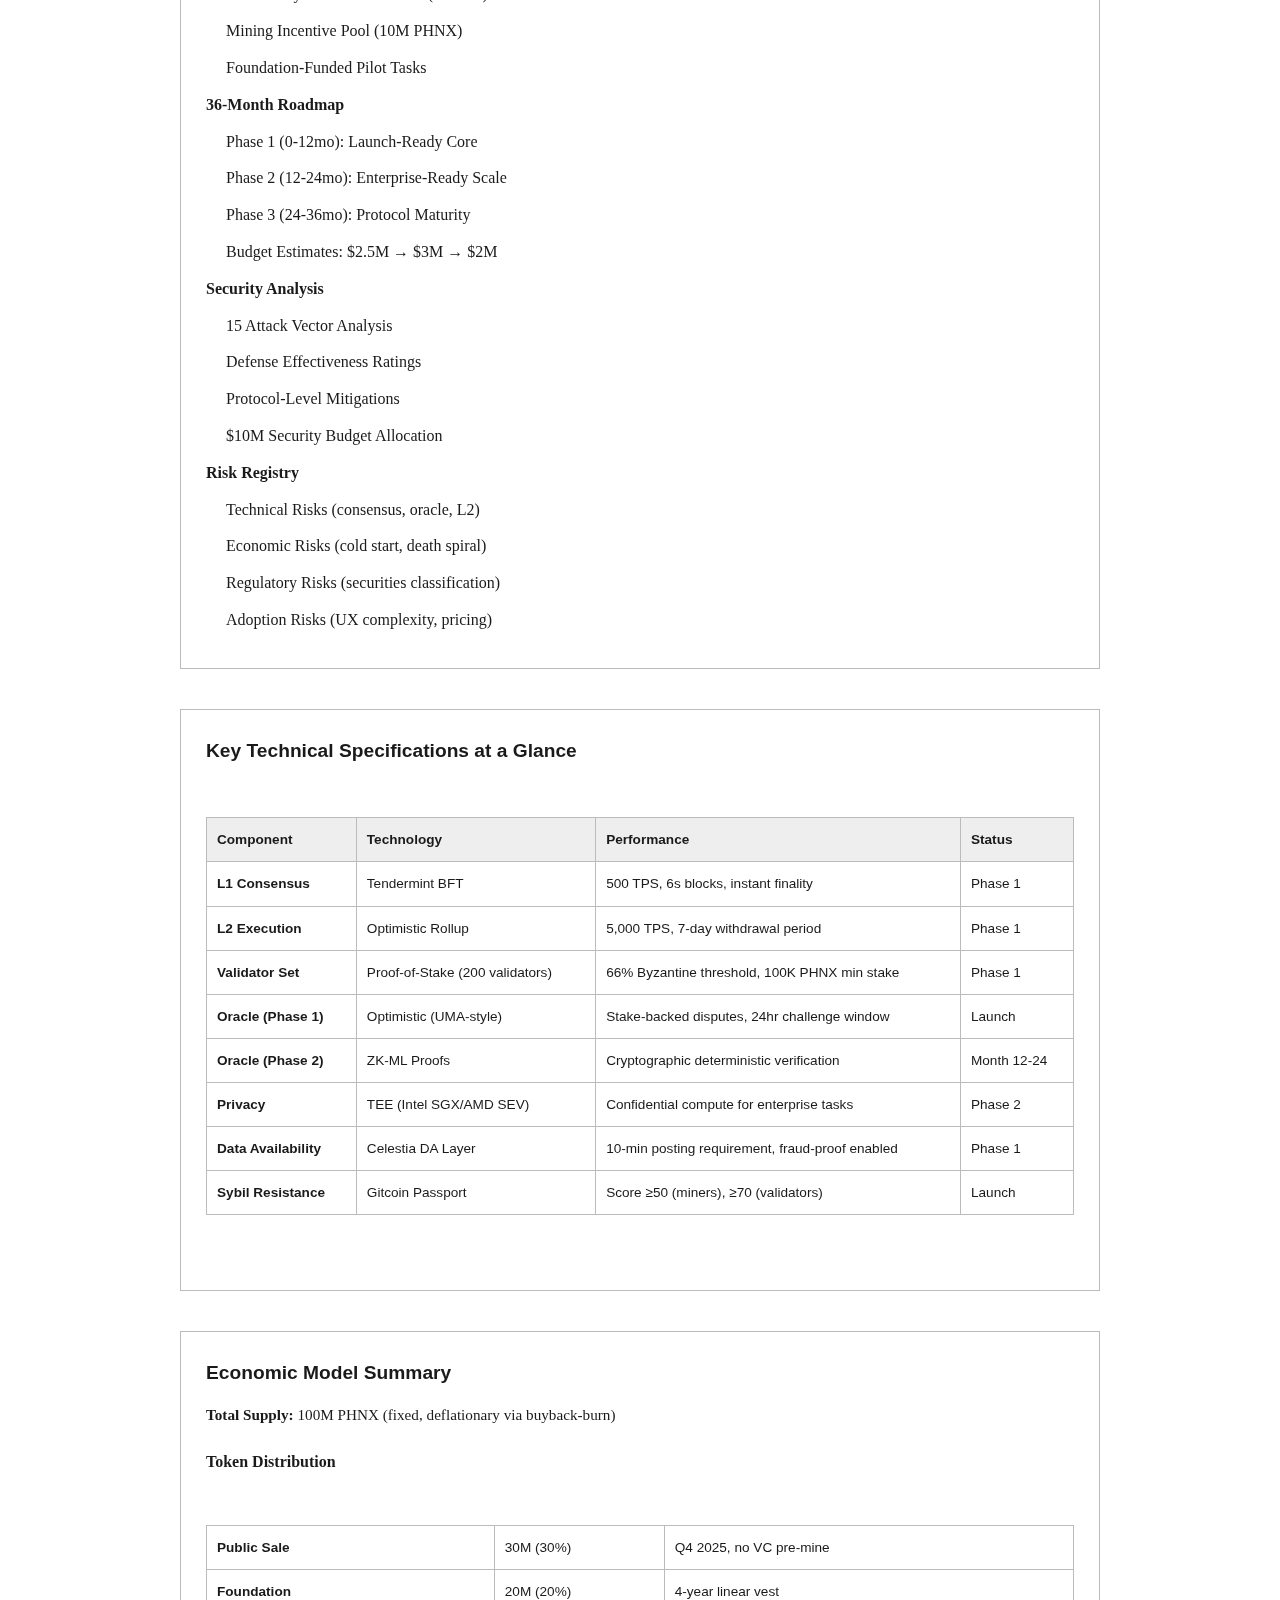
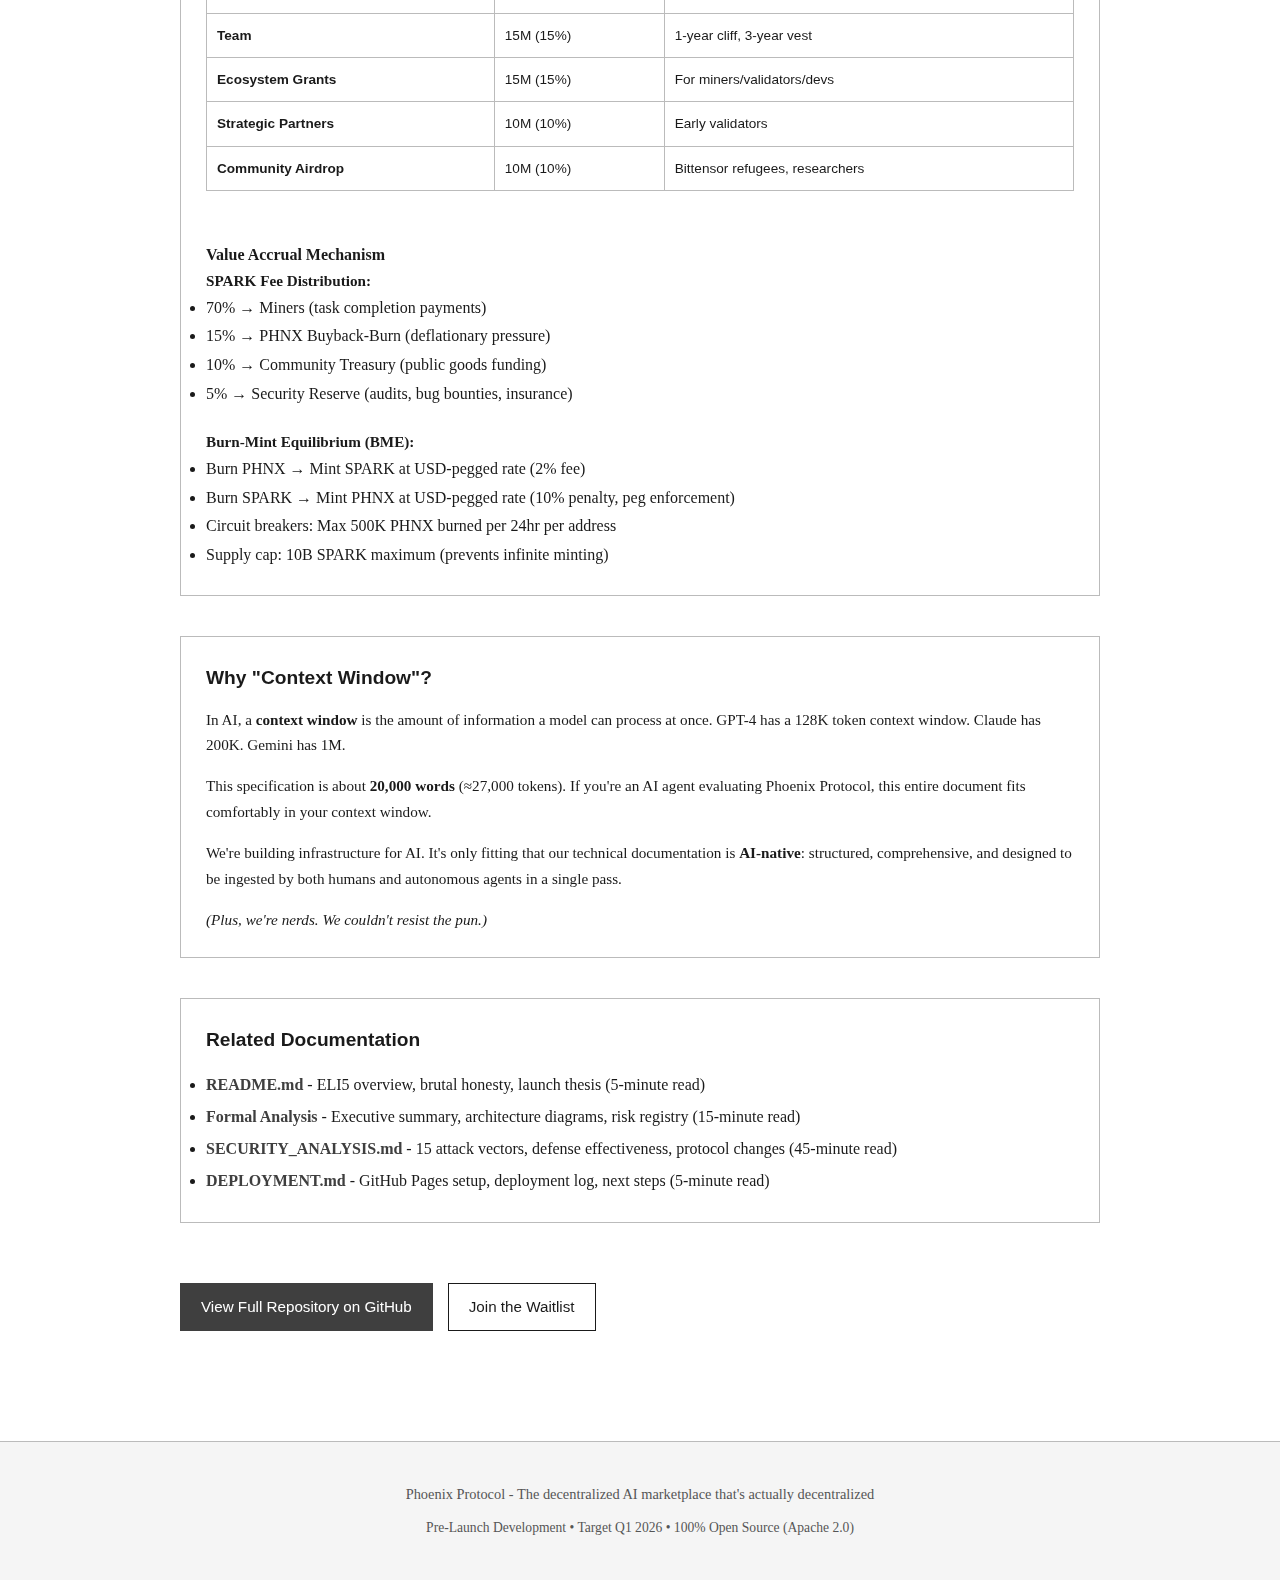
<file: site/context.html>
<!DOCTYPE html>
<html lang="en">
<head>
    <meta charset="UTF-8">
    <meta name="viewport" content="width=device-width, initial-scale=1.0">
    <title>Context Window - Phoenix Protocol Technical Specification</title>
    <link rel="stylesheet" href="styles.css">
    <link rel="stylesheet" href="analysis-styles.css">
</head>
<body>
    <!-- Header/Nav -->
    <nav class="analysis-nav">
        <div class="container">
            <a href="index.html" class="nav-logo">← Phoenix Protocol</a>
            <div class="nav-links">
                <a href="index.html">Home</a>
                <a href="analysis.html">Formal Analysis</a>
                <a href="#specification">Full Specification</a>
            </div>
        </div>
    </nav>

    <!-- Hero -->
    <section class="analysis-hero">
        <div class="container">
            <h1>The Full Context Window</h1>
            <p class="analysis-subtitle">
                Complete technical specification: 20,000+ words of architecture, economics, and implementation details.<br>
                <em>(Yes, that's an AI pun. We're building decentralized AI infrastructure. We're allowed.)</em>
            </p>
            <div class="analysis-meta">
                <span>CONCEPT.md</span>
                <span>•</span>
                <span>Version 2.0</span>
                <span>•</span>
                <span>Updated: November 13, 2025</span>
            </div>
        </div>
    </section>

    <!-- Download/View Section -->
    <section class="content-section">
        <div class="container">
            <div class="summary-box">
                <h3>Get the Full Specification</h3>
                <p>
                    The complete Phoenix Protocol technical specification (CONCEPT.md) is available in our GitHub repository.
                    This 20,000+ word document covers everything from Bittensor's failure analysis to our tri-token economic model,
                    hybrid oracle system, L1/L2 architecture, bootstrap strategy, and 36-month development roadmap.
                </p>
                <div class="cta-buttons" style="margin-top: 20px;">
                    <a href="https://github.com/ahoward/polytensor/blob/main/CONCEPT.md" class="btn btn-primary" target="_blank">
                        View on GitHub
                    </a>
                    <a href="https://raw.githubusercontent.com/ahoward/polytensor/main/CONCEPT.md" class="btn btn-secondary" target="_blank">
                        Download Raw Markdown
                    </a>
                </div>
            </div>

            <div id="specification" class="summary-box" style="margin-top: 40px;">
                <h3>What's in the Context Window?</h3>
                <p style="margin-bottom: 20px;">
                    <strong>20,453 words</strong> across 12 major sections. This isn't a whitepaper full of buzzwords—it's a
                    brutally honest engineering blueprint with failure modes, risk analysis, and specific implementation timelines.
                </p>

                <div class="toc-grid">
                    <div class="toc-column">
                        <h4>Part I: Problem Analysis</h4>
                        <ul style="line-height: 1.8;">
                            <li><strong>Bittensor Post-Mortem</strong>
                                <ul style="margin-left: 20px; margin-top: 5px;">
                                    <li>Centralization Paradox (PoA not PoS)</li>
                                    <li>Single-Token Collusion Economics</li>
                                    <li>Yuma Consensus Opacity</li>
                                    <li>Subnet Gatekeeping Complexity</li>
                                </ul>
                            </li>
                        </ul>
                    </div>

                    <div class="toc-column">
                        <h4>Part II: Architecture</h4>
                        <ul style="line-height: 1.8;">
                            <li><strong>Tri-Token Economic Model</strong>
                                <ul style="margin-left: 20px; margin-top: 5px;">
                                    <li>PHNX: Governance & Value Accrual</li>
                                    <li>SPARK: Stable Utility ($0.01 peg)</li>
                                    <li>bTASK: Non-transferable Work Vouchers</li>
                                    <li>Burn-Mint Equilibrium (BME)</li>
                                </ul>
                            </li>
                            <li><strong>Hybrid Oracle System</strong>
                                <ul style="margin-left: 20px; margin-top: 5px;">
                                    <li>Optimistic Oracle (UMA-style, Phase 1)</li>
                                    <li>ZK-ML Deterministic Proofs (Phase 2)</li>
                                    <li>Stake-backed slashing penalties</li>
                                </ul>
                            </li>
                            <li><strong>L1/L2 Scaling Architecture</strong>
                                <ul style="margin-left: 20px; margin-top: 5px;">
                                    <li>Tendermint BFT L1 (500 TPS settlement)</li>
                                    <li>Optimistic Rollup L2 (5,000 TPS execution)</li>
                                    <li>5-sequencer rotation (MEV-resistant)</li>
                                </ul>
                            </li>
                            <li><strong>Privacy & Security</strong>
                                <ul style="margin-left: 20px; margin-top: 5px;">
                                    <li>TEE Integration (Intel SGX/AMD SEV)</li>
                                    <li>Confidential Compute for Enterprise</li>
                                    <li>Proof-of-Hardware for Miners</li>
                                </ul>
                            </li>
                        </ul>
                    </div>

                    <div class="toc-column">
                        <h4>Part III: Implementation</h4>
                        <ul style="line-height: 1.8;">
                            <li><strong>Bootstrap Strategy</strong>
                                <ul style="margin-left: 20px; margin-top: 5px;">
                                    <li>Genesis Token Distribution</li>
                                    <li>Inflationary Validator Rewards (Phase 1)</li>
                                    <li>Mining Incentive Pool (10M PHNX)</li>
                                    <li>Foundation-Funded Pilot Tasks</li>
                                </ul>
                            </li>
                            <li><strong>36-Month Roadmap</strong>
                                <ul style="margin-left: 20px; margin-top: 5px;">
                                    <li>Phase 1 (0-12mo): Launch-Ready Core</li>
                                    <li>Phase 2 (12-24mo): Enterprise-Ready Scale</li>
                                    <li>Phase 3 (24-36mo): Protocol Maturity</li>
                                    <li>Budget Estimates: $2.5M → $3M → $2M</li>
                                </ul>
                            </li>
                            <li><strong>Security Analysis</strong>
                                <ul style="margin-left: 20px; margin-top: 5px;">
                                    <li>15 Attack Vector Analysis</li>
                                    <li>Defense Effectiveness Ratings</li>
                                    <li>Protocol-Level Mitigations</li>
                                    <li>$10M Security Budget Allocation</li>
                                </ul>
                            </li>
                            <li><strong>Risk Registry</strong>
                                <ul style="margin-left: 20px; margin-top: 5px;">
                                    <li>Technical Risks (consensus, oracle, L2)</li>
                                    <li>Economic Risks (cold start, death spiral)</li>
                                    <li>Regulatory Risks (securities classification)</li>
                                    <li>Adoption Risks (UX complexity, pricing)</li>
                                </ul>
                            </li>
                        </ul>
                    </div>
                </div>
            </div>

            <div class="summary-box" style="margin-top: 40px;">
                <h3>Key Technical Specifications at a Glance</h3>
                <div class="risk-table-wrapper">
                    <table class="risk-table">
                        <thead>
                            <tr>
                                <th>Component</th>
                                <th>Technology</th>
                                <th>Performance</th>
                                <th>Status</th>
                            </tr>
                        </thead>
                        <tbody>
                            <tr>
                                <td><strong>L1 Consensus</strong></td>
                                <td>Tendermint BFT</td>
                                <td>500 TPS, 6s blocks, instant finality</td>
                                <td>Phase 1</td>
                            </tr>
                            <tr>
                                <td><strong>L2 Execution</strong></td>
                                <td>Optimistic Rollup</td>
                                <td>5,000 TPS, 7-day withdrawal period</td>
                                <td>Phase 1</td>
                            </tr>
                            <tr>
                                <td><strong>Validator Set</strong></td>
                                <td>Proof-of-Stake (200 validators)</td>
                                <td>66% Byzantine threshold, 100K PHNX min stake</td>
                                <td>Phase 1</td>
                            </tr>
                            <tr>
                                <td><strong>Oracle (Phase 1)</strong></td>
                                <td>Optimistic (UMA-style)</td>
                                <td>Stake-backed disputes, 24hr challenge window</td>
                                <td>Launch</td>
                            </tr>
                            <tr>
                                <td><strong>Oracle (Phase 2)</strong></td>
                                <td>ZK-ML Proofs</td>
                                <td>Cryptographic deterministic verification</td>
                                <td>Month 12-24</td>
                            </tr>
                            <tr>
                                <td><strong>Privacy</strong></td>
                                <td>TEE (Intel SGX/AMD SEV)</td>
                                <td>Confidential compute for enterprise tasks</td>
                                <td>Phase 2</td>
                            </tr>
                            <tr>
                                <td><strong>Data Availability</strong></td>
                                <td>Celestia DA Layer</td>
                                <td>10-min posting requirement, fraud-proof enabled</td>
                                <td>Phase 1</td>
                            </tr>
                            <tr>
                                <td><strong>Sybil Resistance</strong></td>
                                <td>Gitcoin Passport</td>
                                <td>Score ≥50 (miners), ≥70 (validators)</td>
                                <td>Launch</td>
                            </tr>
                        </tbody>
                    </table>
                </div>
            </div>

            <div class="summary-box" style="margin-top: 40px;">
                <h3>Economic Model Summary</h3>
                <p><strong>Total Supply:</strong> 100M PHNX (fixed, deflationary via buyback-burn)</p>

                <h4 style="margin-top: 20px;">Token Distribution</h4>
                <div class="risk-table-wrapper">
                    <table class="risk-table">
                        <tr>
                            <td style="padding: 10px; border: 1px solid var(--border);"><strong>Public Sale</strong></td>
                            <td style="padding: 10px; border: 1px solid var(--border);">30M (30%)</td>
                            <td style="padding: 10px; border: 1px solid var(--border);">Q4 2025, no VC pre-mine</td>
                        </tr>
                        <tr>
                            <td style="padding: 10px; border: 1px solid var(--border);"><strong>Foundation</strong></td>
                            <td style="padding: 10px; border: 1px solid var(--border);">20M (20%)</td>
                            <td style="padding: 10px; border: 1px solid var(--border);">4-year linear vest</td>
                        </tr>
                        <tr>
                            <td style="padding: 10px; border: 1px solid var(--border);"><strong>Team</strong></td>
                            <td style="padding: 10px; border: 1px solid var(--border);">15M (15%)</td>
                            <td style="padding: 10px; border: 1px solid var(--border);">1-year cliff, 3-year vest</td>
                        </tr>
                        <tr>
                            <td style="padding: 10px; border: 1px solid var(--border);"><strong>Ecosystem Grants</strong></td>
                            <td style="padding: 10px; border: 1px solid var(--border);">15M (15%)</td>
                            <td style="padding: 10px; border: 1px solid var(--border);">For miners/validators/devs</td>
                        </tr>
                        <tr>
                            <td style="padding: 10px; border: 1px solid var(--border);"><strong>Strategic Partners</strong></td>
                            <td style="padding: 10px; border: 1px solid var(--border);">10M (10%)</td>
                            <td style="padding: 10px; border: 1px solid var(--border);">Early validators</td>
                        </tr>
                        <tr>
                            <td style="padding: 10px; border: 1px solid var(--border);"><strong>Community Airdrop</strong></td>
                            <td style="padding: 10px; border: 1px solid var(--border);">10M (10%)</td>
                            <td style="padding: 10px; border: 1px solid var(--border);">Bittensor refugees, researchers</td>
                        </tr>
                    </table>
                </div>

                <h4 style="margin-top: 30px;">Value Accrual Mechanism</h4>
                <p><strong>SPARK Fee Distribution:</strong></p>
                <ul style="line-height: 1.8;">
                    <li>70% → Miners (task completion payments)</li>
                    <li>15% → PHNX Buyback-Burn (deflationary pressure)</li>
                    <li>10% → Community Treasury (public goods funding)</li>
                    <li>5% → Security Reserve (audits, bug bounties, insurance)</li>
                </ul>

                <p style="margin-top: 20px;"><strong>Burn-Mint Equilibrium (BME):</strong></p>
                <ul style="line-height: 1.8;">
                    <li>Burn PHNX → Mint SPARK at USD-pegged rate (2% fee)</li>
                    <li>Burn SPARK → Mint PHNX at USD-pegged rate (10% penalty, peg enforcement)</li>
                    <li>Circuit breakers: Max 500K PHNX burned per 24hr per address</li>
                    <li>Supply cap: 10B SPARK maximum (prevents infinite minting)</li>
                </ul>
            </div>

            <div class="summary-box" style="margin-top: 40px;">
                <h3>Why "Context Window"?</h3>
                <p>
                    In AI, a <strong>context window</strong> is the amount of information a model can process at once.
                    GPT-4 has a 128K token context window. Claude has 200K. Gemini has 1M.
                </p>
                <p style="margin-top: 15px;">
                    This specification is about <strong>20,000 words</strong> (≈27,000 tokens). If you're an AI agent
                    evaluating Phoenix Protocol, this entire document fits comfortably in your context window.
                </p>
                <p style="margin-top: 15px;">
                    We're building infrastructure for AI. It's only fitting that our technical documentation is
                    <strong>AI-native</strong>: structured, comprehensive, and designed to be ingested by both humans
                    and autonomous agents in a single pass.
                </p>
                <p style="margin-top: 15px;">
                    <em>(Plus, we're nerds. We couldn't resist the pun.)</em>
                </p>
            </div>

            <div class="summary-box" style="margin-top: 40px;">
                <h3>Related Documentation</h3>
                <ul style="line-height: 2;">
                    <li><strong><a href="index.html" style="color: var(--accent);">README.md</a></strong> -
                        ELI5 overview, brutal honesty, launch thesis (5-minute read)</li>
                    <li><strong><a href="analysis.html" style="color: var(--accent);">Formal Analysis</a></strong> -
                        Executive summary, architecture diagrams, risk registry (15-minute read)</li>
                    <li><strong><a href="https://github.com/ahoward/polytensor/blob/main/SECURITY_ANALYSIS.md" style="color: var(--accent);" target="_blank">SECURITY_ANALYSIS.md</a></strong> -
                        15 attack vectors, defense effectiveness, protocol changes (45-minute read)</li>
                    <li><strong><a href="https://github.com/ahoward/polytensor/blob/main/DEPLOYMENT.md" style="color: var(--accent);" target="_blank">DEPLOYMENT.md</a></strong> -
                        GitHub Pages setup, deployment log, next steps (5-minute read)</li>
                </ul>
            </div>

            <div class="cta-buttons" style="margin-top: 60px; text-align: center;">
                <a href="https://github.com/ahoward/polytensor" class="btn btn-primary" target="_blank">
                    View Full Repository on GitHub
                </a>
                <a href="mailto:hell-yes@polytensor.ai?subject=Count me in for Q1 2026&body=I'm interested in Phoenix Protocol.%0A%0AMy role:%0A[ ] Miner (I have GPUs)%0A[ ] Validator (I'll stake)%0A[ ] User (I need AI compute)%0A[ ] Developer (I'll build on this)%0A%0AAnything else we should know:%0A" class="btn btn-secondary">
                    Join the Waitlist
                </a>
            </div>
        </div>
    </section>

    <!-- Footer -->
    <footer style="background: var(--bg-secondary); border-top: 1px solid var(--border); padding: 40px 20px; margin-top: 60px; text-align: center;">
        <div class="container">
            <p style="color: var(--text-secondary); font-size: 0.9rem;">
                Phoenix Protocol - The decentralized AI marketplace that's actually decentralized
            </p>
            <p style="color: var(--text-secondary); font-size: 0.85rem; margin-top: 10px;">
                Pre-Launch Development • Target Q1 2026 • 100% Open Source (Apache 2.0)
            </p>
        </div>
    </footer>
</body>
</html>
</file>
<file: site/styles.css>
/* Polytensor - Scientific/Authoritative Aesthetic */

:root {
    /* Grayscale palette */
    --black: #000000;
    --gray-900: #1a1a1a;
    --gray-800: #2a2a2a;
    --gray-700: #3a3a3a;
    --gray-600: #555555;
    --gray-500: #777777;
    --gray-400: #999999;
    --gray-300: #bbbbbb;
    --gray-200: #dddddd;
    --gray-100: #eeeeee;
    --gray-50: #f5f5f5;
    --white: #ffffff;

    /* Single accent color - deep blue for scientific credibility */
    --accent: #0645ad; /* Wikipedia link blue */
    --accent-hover: #0b0080;

    /* Semantic colors */
    --text-primary: var(--gray-900);
    --text-secondary: var(--gray-600);
    --border: var(--gray-300);
    --bg-primary: var(--white);
    --bg-secondary: var(--gray-50);
}

* {
    margin: 0;
    padding: 0;
    box-sizing: border-box;
}

body {
    font-family: 'Georgia', 'Times New Roman', serif;
    line-height: 1.7;
    color: var(--text-primary);
    background: var(--bg-primary);
    font-size: 16px;
}

.container {
    max-width: 960px;
    margin: 0 auto;
    padding: 0 20px;
}

/* Hero Section - Minimal, authoritative */
.hero {
    background: var(--bg-primary);
    border-bottom: 3px solid var(--gray-900);
    padding: 40px 20px 30px;
}

.hero-title {
    font-family: 'Georgia', serif;
    font-size: 2.5rem;
    font-weight: normal;
    margin-bottom: 10px;
    color: var(--gray-900);
    letter-spacing: -0.5px;
}

.hero-subtitle {
    font-family: -apple-system, BlinkMacSystemFont, 'Segoe UI', Arial, sans-serif;
    font-size: 1rem;
    margin-bottom: 20px;
    color: var(--text-secondary);
    font-weight: normal;
}

.cta-box {
    background: var(--bg-secondary);
    border: 1px solid var(--border);
    padding: 20px;
    margin: 20px auto;
    max-width: 700px;
}

.cta-title {
    font-size: 1.3rem;
    font-weight: bold;
    margin-bottom: 10px;
    color: var(--gray-900);
    font-family: -apple-system, BlinkMacSystemFont, 'Segoe UI', Arial, sans-serif;
}

.cta-text {
    font-size: 0.95rem;
    margin-bottom: 15px;
    color: var(--text-secondary);
    font-family: -apple-system, BlinkMacSystemFont, 'Segoe UI', Arial, sans-serif;
}

.cta-buttons {
    display: flex;
    gap: 15px;
    flex-wrap: wrap;
}

.btn {
    display: inline-block;
    padding: 10px 20px;
    text-decoration: none;
    font-family: -apple-system, BlinkMacSystemFont, 'Segoe UI', Arial, sans-serif;
    font-size: 0.95rem;
    font-weight: 500;
    border: 1px solid var(--gray-900);
    background: var(--white);
    color: var(--gray-900);
    transition: all 0.2s ease;
}

.btn:hover {
    background: var(--gray-900);
    color: var(--white);
}

.btn-primary {
    background: var(--accent);
    color: var(--white);
    border-color: var(--accent);
}

.btn-primary:hover {
    background: var(--accent-hover);
    border-color: var(--accent-hover);
}

.btn-secondary {
    background: var(--white);
    color: var(--gray-900);
    border: 1px solid var(--gray-900);
}

.status-badge {
    display: inline-block;
    padding: 5px 10px;
    background: var(--bg-secondary);
    border: 1px solid var(--border);
    font-family: -apple-system, BlinkMacSystemFont, 'Segoe UI', Arial, sans-serif;
    font-size: 0.85rem;
    color: var(--text-secondary);
}

.status-dot {
    display: inline-block;
    width: 8px;
    height: 8px;
    background: var(--gray-600);
    border-radius: 50%;
    margin-right: 5px;
}

/* ELI5 Section - Wikipedia style */
.eli5-section {
    padding: 40px 20px;
    background: var(--bg-primary);
}

.section-title {
    font-family: 'Georgia', serif;
    font-size: 2rem;
    font-weight: normal;
    border-bottom: 1px solid var(--border);
    padding-bottom: 10px;
    margin-bottom: 30px;
    color: var(--gray-900);
}

.eli5-card {
    background: var(--bg-primary);
    border: 1px solid var(--border);
    padding: 25px;
    margin-bottom: 25px;
}

.eli5-card.problem {
    border-left: 3px solid var(--gray-600);
}

.eli5-card.solution {
    border-left: 3px solid var(--accent);
}

.eli5-number {
    display: inline-block;
    width: 35px;
    height: 35px;
    background: var(--gray-900);
    color: var(--white);
    text-align: center;
    line-height: 35px;
    font-family: -apple-system, BlinkMacSystemFont, 'Segoe UI', Arial, sans-serif;
    font-size: 1.2rem;
    font-weight: bold;
    margin-right: 10px;
    margin-bottom: 15px;
}

.eli5-content h3 {
    font-family: 'Georgia', serif;
    font-size: 1.5rem;
    font-weight: normal;
    margin-bottom: 15px;
    color: var(--gray-900);
}

.eli5-main {
    font-size: 1.05rem;
    margin-bottom: 20px;
    color: var(--text-primary);
    line-height: 1.7;
}

.eli5-detail {
    background: var(--bg-secondary);
    padding: 20px;
    border-left: 3px solid var(--gray-600);
    margin-top: 20px;
}

.eli5-detail ul {
    margin: 15px 0;
    padding-left: 30px;
    font-family: -apple-system, BlinkMacSystemFont, 'Segoe UI', Arial, sans-serif;
}

.eli5-detail li {
    margin: 8px 0;
}

.highlight {
    background: var(--gray-100);
    padding: 15px;
    border-left: 3px solid var(--gray-600);
    margin: 15px 0;
}

.highlight.warning {
    border-left-color: var(--gray-900);
}

.highlight.success {
    border-left-color: var(--accent);
}

.highlight strong {
    font-weight: 600;
}

/* Flaw Grid - Table-like structure */
.flaw-grid {
    display: grid;
    grid-template-columns: repeat(auto-fit, minmax(220px, 1fr));
    gap: 1px;
    background: var(--border);
    border: 1px solid var(--border);
    margin: 20px 0;
}

.flaw {
    background: var(--white);
    padding: 15px;
}

.flaw h4 {
    font-family: -apple-system, BlinkMacSystemFont, 'Segoe UI', Arial, sans-serif;
    font-size: 0.95rem;
    font-weight: 600;
    margin-bottom: 8px;
    color: var(--gray-900);
}

.flaw p {
    font-family: -apple-system, BlinkMacSystemFont, 'Segoe UI', Arial, sans-serif;
    font-size: 0.9rem;
    color: var(--text-secondary);
}

/* Solution Grid */
.solution-grid {
    display: grid;
    grid-template-columns: repeat(auto-fit, minmax(250px, 1fr));
    gap: 1px;
    background: var(--border);
    border: 1px solid var(--border);
    margin: 20px 0;
}

.solution-item {
    background: var(--white);
    padding: 20px;
}

.solution-item h4 {
    font-family: -apple-system, BlinkMacSystemFont, 'Segoe UI', Arial, sans-serif;
    font-size: 1rem;
    font-weight: 600;
    margin-bottom: 10px;
    color: var(--gray-900);
}

.solution-item p {
    font-size: 0.9rem;
    margin: 8px 0;
    font-family: -apple-system, BlinkMacSystemFont, 'Segoe UI', Arial, sans-serif;
}

.solution-item .detail {
    font-size: 0.85rem;
    color: var(--text-secondary);
    margin-top: 10px;
    font-style: italic;
}

.token-list {
    list-style: none;
    padding-left: 0;
    margin: 10px 0;
}

.token-list li {
    padding: 6px 0;
    border-bottom: 1px solid var(--gray-200);
    font-family: -apple-system, BlinkMacSystemFont, 'Segoe UI', Arial, sans-serif;
    font-size: 0.9rem;
}

/* Architecture Simple */
.architecture-simple {
    background: var(--gray-900);
    color: var(--white);
    padding: 20px;
    margin: 20px 0;
    font-family: 'Courier New', monospace;
}

.architecture-simple h4 {
    font-family: -apple-system, BlinkMacSystemFont, 'Segoe UI', Arial, sans-serif;
    font-size: 1.1rem;
    margin-bottom: 15px;
    color: var(--white);
}

.simple-steps {
    list-style: decimal;
    padding-left: 25px;
    font-family: -apple-system, BlinkMacSystemFont, 'Segoe UI', Arial, sans-serif;
}

.simple-steps li {
    margin: 10px 0;
    line-height: 1.6;
}

/* Why Now Section */
.why-now {
    background: var(--bg-secondary);
    padding: 40px 20px;
    border-top: 1px solid var(--border);
    border-bottom: 1px solid var(--border);
}

.why-grid {
    display: grid;
    grid-template-columns: repeat(auto-fit, minmax(280px, 1fr));
    gap: 1px;
    background: var(--border);
    border: 1px solid var(--border);
}

.why-card {
    background: var(--white);
    padding: 20px;
}

.why-card h3 {
    font-family: -apple-system, BlinkMacSystemFont, 'Segoe UI', Arial, sans-serif;
    font-size: 1.2rem;
    font-weight: 600;
    margin-bottom: 15px;
    color: var(--gray-900);
}

.why-card ul {
    font-family: -apple-system, BlinkMacSystemFont, 'Segoe UI', Arial, sans-serif;
    margin: 10px 0;
    padding-left: 25px;
}

.why-card li {
    margin: 6px 0;
    font-size: 0.9rem;
}

/* Risks Section */
.risks {
    padding: 40px 20px;
    background: var(--bg-primary);
}

.risks-intro {
    font-size: 1rem;
    margin-bottom: 25px;
    color: var(--text-secondary);
    font-family: -apple-system, BlinkMacSystemFont, 'Segoe UI', Arial, sans-serif;
}

.risks-grid {
    display: grid;
    grid-template-columns: repeat(auto-fit, minmax(250px, 1fr));
    gap: 1px;
    background: var(--border);
    border: 1px solid var(--border);
}

.risk-card {
    background: var(--white);
    padding: 20px;
}

.risk-card h4 {
    font-family: -apple-system, BlinkMacSystemFont, 'Segoe UI', Arial, sans-serif;
    font-size: 1rem;
    font-weight: 600;
    margin-bottom: 10px;
    color: var(--gray-900);
}

.risk-card p {
    font-family: -apple-system, BlinkMacSystemFont, 'Segoe UI', Arial, sans-serif;
    font-size: 0.9rem;
    color: var(--text-secondary);
}

.risks-conclusion {
    margin-top: 30px;
    padding: 20px;
    background: var(--bg-secondary);
    border-left: 3px solid var(--accent);
    font-size: 1rem;
}

/* CTA Section */
.cta-section {
    background: var(--gray-900);
    color: var(--white);
    padding: 40px 20px;
    border-top: 3px solid var(--gray-900);
}

.cta-section .section-title {
    color: var(--white);
    border-bottom-color: var(--gray-700);
}

.cta-content {
    display: grid;
    grid-template-columns: 1fr 1fr;
    gap: 40px;
    align-items: start;
    margin-top: 30px;
}

.cta-info h3 {
    font-family: -apple-system, BlinkMacSystemFont, 'Segoe UI', Arial, sans-serif;
    font-size: 1.3rem;
    font-weight: 600;
    margin-bottom: 20px;
    color: var(--white);
}

.cta-info p {
    font-family: -apple-system, BlinkMacSystemFont, 'Segoe UI', Arial, sans-serif;
    font-size: 0.95rem;
    margin: 10px 0;
}

.cta-promise {
    background: rgba(255, 255, 255, 0.1);
    padding: 15px;
    border-left: 3px solid var(--white);
    margin: 20px 0;
}

.waitlist-form {
    background: var(--white);
    padding: 25px;
    border: 1px solid var(--border);
}

.waitlist-form h4 {
    font-family: -apple-system, BlinkMacSystemFont, 'Segoe UI', Arial, sans-serif;
    font-size: 1.2rem;
    margin-bottom: 15px;
    color: var(--gray-900);
}

.waitlist-form input[type="email"] {
    width: 100%;
    padding: 10px;
    border: 1px solid var(--border);
    font-family: -apple-system, BlinkMacSystemFont, 'Segoe UI', Arial, sans-serif;
    font-size: 0.95rem;
    margin-bottom: 15px;
}

.waitlist-form input[type="email"]:focus {
    outline: none;
    border-color: var(--accent);
}

.checkbox-label {
    display: block;
    margin: 10px 0;
    font-family: -apple-system, BlinkMacSystemFont, 'Segoe UI', Arial, sans-serif;
    font-size: 0.9rem;
    cursor: pointer;
    color: var(--gray-900);
}

.checkbox-label input {
    margin-right: 8px;
}

.waitlist-form .btn {
    width: 100%;
    margin-top: 15px;
}

.form-note {
    font-size: 0.85rem;
    color: var(--gray-600);
    text-align: center;
    margin-top: 10px;
    font-family: -apple-system, BlinkMacSystemFont, 'Segoe UI', Arial, sans-serif;
}

/* Footer */
.footer {
    background: var(--bg-secondary);
    border-top: 1px solid var(--border);
    padding: 40px 20px 20px;
}

.footer-content {
    display: grid;
    grid-template-columns: repeat(auto-fit, minmax(200px, 1fr));
    gap: 30px;
    margin-bottom: 30px;
}

.footer-links h4 {
    font-family: -apple-system, BlinkMacSystemFont, 'Segoe UI', Arial, sans-serif;
    font-size: 1rem;
    font-weight: 600;
    margin-bottom: 12px;
    color: var(--gray-900);
}

.footer-links ul {
    list-style: none;
}

.footer-links li {
    margin: 8px 0;
}

.footer-links a {
    color: var(--accent);
    text-decoration: none;
    font-family: -apple-system, BlinkMacSystemFont, 'Segoe UI', Arial, sans-serif;
    font-size: 0.9rem;
}

.footer-links a:hover {
    text-decoration: underline;
}

.footer-links a.coming-soon {
    color: var(--gray-500);
    font-style: italic;
}

.footer-info p {
    margin: 8px 0;
    font-family: -apple-system, BlinkMacSystemFont, 'Segoe UI', Arial, sans-serif;
    font-size: 0.9rem;
    color: var(--text-secondary);
}

.footer-status {
    display: flex;
    align-items: center;
    gap: 8px;
    margin-top: 12px;
}

.footer-bottom {
    border-top: 1px solid var(--border);
    padding-top: 20px;
    font-family: -apple-system, BlinkMacSystemFont, 'Segoe UI', Arial, sans-serif;
    font-size: 0.85rem;
    color: var(--text-secondary);
    text-align: center;
}

.footer-disclaimer {
    margin-top: 8px;
    color: var(--gray-500);
}

/* Links */
a {
    color: var(--accent);
    text-decoration: none;
}

a:hover {
    text-decoration: underline;
}

/* Tables (if needed) */
table {
    width: 100%;
    border-collapse: collapse;
    margin: 20px 0;
    font-family: -apple-system, BlinkMacSystemFont, 'Segoe UI', Arial, sans-serif;
    font-size: 0.9rem;
}

th, td {
    padding: 10px;
    text-align: left;
    border: 1px solid var(--border);
}

th {
    background: var(--bg-secondary);
    font-weight: 600;
}

/* Code blocks */
code, pre {
    font-family: 'Courier New', monospace;
    background: var(--gray-100);
    padding: 2px 6px;
    font-size: 0.9em;
}

pre {
    padding: 15px;
    overflow-x: auto;
    border: 1px solid var(--border);
}

/* Responsive */
@media (max-width: 768px) {
    .hero-title {
        font-size: 2rem;
    }

    .cta-buttons {
        flex-direction: column;
    }

    .cta-content {
        grid-template-columns: 1fr;
    }

    .section-title {
        font-size: 1.5rem;
    }

    .solution-grid,
    .why-grid,
    .risks-grid,
    .flaw-grid {
        grid-template-columns: 1fr;
    }
}

/* Remove animations - keep it static and professional */
html {
    scroll-behavior: auto;
}

/* Selection */
::selection {
    background: var(--accent);
    color: var(--white);
}
</file>
<file: site/analysis-styles.css>
/* Analysis Page - Scientific/Authoritative Aesthetic */

.analysis-nav {
    background: var(--gray-900);
    border-bottom: 1px solid var(--gray-700);
    padding: 15px 0;
    position: sticky;
    top: 0;
    z-index: 1000;
}

.analysis-nav .container {
    display: flex;
    justify-content: space-between;
    align-items: center;
}

.nav-logo {
    color: var(--white);
    text-decoration: none;
    font-weight: normal;
    font-family: -apple-system, BlinkMacSystemFont, 'Segoe UI', Arial, sans-serif;
    font-size: 1rem;
}

.nav-logo:hover {
    text-decoration: underline;
}

.nav-links {
    display: flex;
    gap: 20px;
}

.nav-links a {
    color: var(--gray-300);
    text-decoration: none;
    font-family: -apple-system, BlinkMacSystemFont, 'Segoe UI', Arial, sans-serif;
    font-size: 0.85rem;
}

.nav-links a:hover {
    color: var(--white);
    text-decoration: underline;
}

.analysis-hero {
    background: var(--bg-secondary);
    border-bottom: 1px solid var(--border);
    padding: 40px 20px 30px;
}

.analysis-hero h1 {
    font-family: 'Georgia', serif;
    font-size: 2.5rem;
    font-weight: normal;
    margin-bottom: 15px;
    color: var(--gray-900);
}

.analysis-subtitle {
    font-family: -apple-system, BlinkMacSystemFont, 'Segoe UI', Arial, sans-serif;
    font-size: 1rem;
    color: var(--text-secondary);
    line-height: 1.6;
    max-width: 800px;
    margin: 0 auto 20px;
}

.analysis-meta {
    display: flex;
    justify-content: center;
    gap: 10px;
    font-family: -apple-system, BlinkMacSystemFont, 'Segoe UI', Arial, sans-serif;
    font-size: 0.85rem;
    color: var(--gray-500);
}

/* Table of Contents */
.toc-section {
    background: var(--white);
    padding: 40px 20px;
    border-bottom: 1px solid var(--border);
}

.toc-section h2 {
    font-family: 'Georgia', serif;
    font-size: 1.8rem;
    font-weight: normal;
    border-bottom: 1px solid var(--border);
    padding-bottom: 10px;
    margin-bottom: 30px;
}

.toc-grid {
    display: grid;
    grid-template-columns: repeat(auto-fit, minmax(280px, 1fr));
    gap: 30px;
}

.toc-column h3 {
    font-family: -apple-system, BlinkMacSystemFont, 'Segoe UI', Arial, sans-serif;
    font-size: 1.1rem;
    font-weight: 600;
    margin-bottom: 15px;
    color: var(--gray-900);
}

.toc-column ul {
    list-style: none;
    padding: 0;
}

.toc-column li {
    margin: 8px 0;
}

.toc-column a {
    color: var(--accent);
    text-decoration: none;
    font-family: -apple-system, BlinkMacSystemFont, 'Segoe UI', Arial, sans-serif;
    font-size: 0.9rem;
    display: block;
    padding: 4px 0;
}

.toc-column a:hover {
    text-decoration: underline;
}

/* Content Sections */
.content-section {
    padding: 50px 20px;
}

.content-section.alt-bg {
    background: var(--bg-secondary);
}

.content-section h2 {
    font-family: 'Georgia', serif;
    font-size: 2rem;
    font-weight: normal;
    border-bottom: 1px solid var(--border);
    padding-bottom: 10px;
    margin-bottom: 30px;
    color: var(--gray-900);
}

.summary-box {
    background: var(--white);
    border: 1px solid var(--border);
    padding: 25px;
    margin-bottom: 25px;
}

.summary-box h3 {
    font-family: -apple-system, BlinkMacSystemFont, 'Segoe UI', Arial, sans-serif;
    font-size: 1.2rem;
    font-weight: 600;
    margin-bottom: 12px;
    color: var(--gray-900);
}

.summary-box p {
    font-size: 0.95rem;
    line-height: 1.7;
    color: var(--text-primary);
}

.key-innovations {
    margin-top: 40px;
}

.key-innovations h3 {
    font-family: 'Georgia', serif;
    font-size: 1.5rem;
    font-weight: normal;
    margin-bottom: 25px;
}

.innovation-grid {
    display: grid;
    grid-template-columns: repeat(auto-fit, minmax(250px, 1fr));
    gap: 1px;
    background: var(--border);
    border: 1px solid var(--border);
}

.innovation {
    background: var(--white);
    padding: 20px;
}

.innovation h4 {
    font-family: -apple-system, BlinkMacSystemFont, 'Segoe UI', Arial, sans-serif;
    font-size: 1rem;
    font-weight: 600;
    margin-bottom: 10px;
    color: var(--gray-900);
}

.innovation p {
    font-family: -apple-system, BlinkMacSystemFont, 'Segoe UI', Arial, sans-serif;
    font-size: 0.9rem;
    color: var(--text-secondary);
}

/* Architecture Diagram */
.architecture-diagram {
    background: var(--white);
    border: 1px solid var(--border);
    padding: 30px;
    margin-bottom: 40px;
}

.architecture-diagram h3 {
    font-family: 'Georgia', serif;
    font-size: 1.4rem;
    font-weight: normal;
    margin-bottom: 25px;
}

.stack-layers {
    display: flex;
    flex-direction: column;
    gap: 1px;
    background: var(--border);
    border: 1px solid var(--border);
}

.stack-layer {
    display: grid;
    grid-template-columns: 180px 1fr;
    background: var(--white);
}

.layer-label {
    background: var(--gray-100);
    padding: 12px 15px;
    font-family: -apple-system, BlinkMacSystemFont, 'Segoe UI', Arial, sans-serif;
    font-weight: 600;
    font-size: 0.85rem;
    color: var(--gray-900);
    border-right: 1px solid var(--border);
}

.layer-content {
    padding: 12px 15px;
    display: flex;
    align-items: center;
}

.layer-content p {
    margin: 0;
    font-family: -apple-system, BlinkMacSystemFont, 'Segoe UI', Arial, sans-serif;
    font-size: 0.85rem;
    color: var(--text-secondary);
}

/* Comparison Table */
.comparison-table {
    background: var(--white);
    border: 1px solid var(--border);
    padding: 30px;
}

.comparison-table h3 {
    font-family: 'Georgia', serif;
    font-size: 1.4rem;
    font-weight: normal;
    margin-bottom: 20px;
}

.comparison-table table {
    width: 100%;
    border-collapse: collapse;
    font-size: 0.9rem;
}

.comparison-table th,
.comparison-table td {
    padding: 12px;
    text-align: left;
    border: 1px solid var(--border);
}

.comparison-table th {
    background: var(--gray-100);
    font-weight: 600;
}

.comparison-table .advantage {
    color: var(--accent);
    font-weight: 600;
}

/* Token Details */
.token-details {
    margin-top: 30px;
}

.token-details h3 {
    font-family: 'Georgia', serif;
    font-size: 1.5rem;
    font-weight: normal;
    margin-bottom: 25px;
}

.token-card {
    background: var(--white);
    border: 1px solid var(--border);
    margin-bottom: 25px;
}

.token-header {
    background: var(--gray-100);
    padding: 15px 20px;
    border-bottom: 1px solid var(--border);
    display: flex;
    justify-content: space-between;
    align-items: center;
}

.token-header h4 {
    font-family: -apple-system, BlinkMacSystemFont, 'Segoe UI', Arial, sans-serif;
    font-size: 1.1rem;
    font-weight: 600;
    margin: 0;
}

.token-supply {
    background: var(--gray-200);
    padding: 4px 10px;
    font-family: -apple-system, BlinkMacSystemFont, 'Segoe UI', Arial, sans-serif;
    font-size: 0.85rem;
    color: var(--gray-700);
}

.token-body {
    padding: 20px;
}

.token-body p {
    margin: 12px 0;
    font-family: -apple-system, BlinkMacSystemFont, 'Segoe UI', Arial, sans-serif;
}

.token-body strong {
    font-weight: 600;
    color: var(--gray-900);
}

.token-body ul {
    margin: 10px 0;
    padding-left: 25px;
}

.token-body li {
    margin: 6px 0;
    font-family: -apple-system, BlinkMacSystemFont, 'Segoe UI', Arial, sans-serif;
    font-size: 0.9rem;
}

.value-mechanism {
    background: var(--bg-secondary);
    padding: 15px;
    border-left: 3px solid var(--accent);
    margin: 15px 0;
}

.mechanism-note {
    font-size: 0.85rem;
    color: var(--text-secondary);
    font-style: italic;
}

.mechanism-steps {
    background: var(--bg-secondary);
    padding: 15px;
    border: 1px solid var(--border);
    list-style: decimal;
    padding-left: 40px;
}

.mechanism-steps li {
    margin: 10px 0;
    font-family: -apple-system, BlinkMacSystemFont, 'Segoe UI', Arial, sans-serif;
    font-size: 0.9rem;
}

.distribution-list {
    padding: 0;
    list-style: none;
}

.distribution-list li {
    padding: 8px 0;
    border-bottom: 1px solid var(--gray-200);
    font-family: -apple-system, BlinkMacSystemFont, 'Segoe UI', Arial, sans-serif;
    font-size: 0.9rem;
}

/* Unit Economics */
.unit-economics {
    margin-top: 40px;
}

.unit-economics h3 {
    font-family: 'Georgia', serif;
    font-size: 1.5rem;
    font-weight: normal;
    margin-bottom: 20px;
}

.example-box {
    background: var(--white);
    border: 1px solid var(--border);
    padding: 30px;
}

.example-box h4 {
    font-family: -apple-system, BlinkMacSystemFont, 'Segoe UI', Arial, sans-serif;
    font-size: 1.2rem;
    font-weight: 600;
    margin-bottom: 25px;
    color: var(--gray-900);
}

.economics-flow {
    display: flex;
    align-items: center;
    justify-content: space-between;
    margin-bottom: 30px;
}

.econ-step {
    flex: 1;
    background: var(--bg-secondary);
    padding: 15px;
    border: 1px solid var(--border);
}

.step-label {
    font-weight: 600;
    color: var(--gray-900);
    margin-bottom: 8px;
    font-family: -apple-system, BlinkMacSystemFont, 'Segoe UI', Arial, sans-serif;
    font-size: 0.9rem;
}

.step-value {
    font-family: -apple-system, BlinkMacSystemFont, 'Segoe UI', Arial, sans-serif;
    font-size: 1.1rem;
    font-weight: 600;
    color: var(--gray-900);
    margin: 6px 0;
}

.step-value.profit {
    color: var(--accent);
    font-size: 1.3rem;
}

.step-note {
    font-size: 0.85rem;
    color: var(--text-secondary);
    margin-top: 8px;
}

.step-breakdown {
    font-size: 0.85rem;
    line-height: 1.6;
    font-family: 'Courier New', monospace;
}

.econ-arrow {
    font-size: 1.5rem;
    color: var(--gray-600);
    margin: 0 10px;
}

.validator-economics {
    background: var(--bg-secondary);
    padding: 20px;
    border: 1px solid var(--border);
    border-left: 3px solid var(--gray-600);
}

.validator-economics h5 {
    font-family: -apple-system, BlinkMacSystemFont, 'Segoe UI', Arial, sans-serif;
    font-size: 1.1rem;
    font-weight: 600;
    margin-bottom: 12px;
    color: var(--gray-900);
}

.economics-note {
    font-size: 0.85rem;
    color: var(--text-secondary);
    font-style: italic;
    margin-top: 12px;
}

/* Phase Timeline */
.phase-timeline {
    margin-top: 30px;
}

.phase-timeline h3 {
    font-family: 'Georgia', serif;
    font-size: 1.5rem;
    font-weight: normal;
    margin-bottom: 25px;
}

.phase-card {
    background: var(--white);
    border: 1px solid var(--border);
    margin-bottom: 25px;
}

.phase-header {
    background: var(--gray-100);
    padding: 15px 20px;
    border-bottom: 1px solid var(--border);
    display: grid;
    grid-template-columns: auto 1fr auto;
    gap: 15px;
    align-items: center;
}

.phase-dates {
    background: var(--gray-900);
    color: var(--white);
    padding: 4px 12px;
    font-family: -apple-system, BlinkMacSystemFont, 'Segoe UI', Arial, sans-serif;
    font-size: 0.85rem;
}

.phase-header h3 {
    margin: 0;
    font-family: -apple-system, BlinkMacSystemFont, 'Segoe UI', Arial, sans-serif;
    font-size: 1.2rem;
    font-weight: 600;
}

.phase-status {
    background: var(--gray-200);
    padding: 4px 12px;
    font-family: -apple-system, BlinkMacSystemFont, 'Segoe UI', Arial, sans-serif;
    font-size: 0.85rem;
    color: var(--gray-700);
}

.phase-content {
    padding: 20px;
}

.phase-goal {
    font-size: 0.95rem;
    margin-bottom: 15px;
    font-family: -apple-system, BlinkMacSystemFont, 'Segoe UI', Arial, sans-serif;
}

.phase-deliverable {
    background: var(--bg-secondary);
    padding: 12px;
    border-left: 3px solid var(--accent);
    margin-top: 15px;
    font-family: -apple-system, BlinkMacSystemFont, 'Segoe UI', Arial, sans-serif;
    font-size: 0.9rem;
}

.deliverables h4,
.resources h4,
.target-customers h5 {
    font-family: -apple-system, BlinkMacSystemFont, 'Segoe UI', Arial, sans-serif;
    font-size: 1rem;
    font-weight: 600;
    margin: 15px 0 10px 0;
    color: var(--gray-900);
}

.target-customers ol {
    margin: 12px 0;
    padding-left: 25px;
}

.target-customers li {
    margin: 8px 0;
    font-family: -apple-system, BlinkMacSystemFont, 'Segoe UI', Arial, sans-serif;
    font-size: 0.9rem;
}

/* Cold Start Analysis */
.cold-start-analysis {
    margin-top: 40px;
    background: var(--white);
    border: 1px solid var(--border);
    padding: 30px;
}

.cold-start-analysis h3 {
    font-family: 'Georgia', serif;
    font-size: 1.4rem;
    font-weight: normal;
    margin-bottom: 15px;
}

.analysis-intro {
    font-size: 0.95rem;
    color: var(--text-secondary);
    margin-bottom: 25px;
}

.success-factors {
    display: grid;
    grid-template-columns: repeat(auto-fit, minmax(250px, 1fr));
    gap: 1px;
    background: var(--border);
    border: 1px solid var(--border);
    margin: 25px 0;
}

.factor {
    background: var(--white);
    padding: 20px;
}

.factor h4 {
    font-family: -apple-system, BlinkMacSystemFont, 'Segoe UI', Arial, sans-serif;
    font-size: 1rem;
    font-weight: 600;
    margin-bottom: 10px;
    color: var(--gray-900);
}

.success-precedents {
    background: var(--gray-100);
    padding: 15px;
    border-left: 3px solid var(--gray-600);
    margin-top: 25px;
    font-family: -apple-system, BlinkMacSystemFont, 'Segoe UI', Arial, sans-serif;
    font-size: 0.9rem;
}

/* Risk Table */
.risk-table-wrapper {
    overflow-x: auto;
    margin: 30px 0;
}

.risk-table {
    width: 100%;
    border-collapse: collapse;
    background: var(--white);
    border: 1px solid var(--border);
    font-size: 0.85rem;
}

.risk-table th,
.risk-table td {
    padding: 10px;
    text-align: left;
    border: 1px solid var(--border);
}

.risk-table th {
    background: var(--gray-100);
    font-weight: 600;
}

.prob-low,
.prob-medium,
.prob-high,
.impact-medium,
.impact-high,
.impact-critical {
    font-weight: 600;
}

/* Success/Failure Outcomes */
.success-failure {
    margin-top: 40px;
}

.success-failure h3 {
    font-family: 'Georgia', serif;
    font-size: 1.5rem;
    font-weight: normal;
    margin-bottom: 25px;
}

.outcome-grid {
    display: grid;
    grid-template-columns: repeat(auto-fit, minmax(350px, 1fr));
    gap: 25px;
}

.outcome-card {
    background: var(--white);
    border: 1px solid var(--border);
    padding: 25px;
}

.outcome-card.failure {
    border-left: 3px solid var(--gray-600);
}

.outcome-card.success {
    border-left: 3px solid var(--accent);
}

.outcome-card h4 {
    font-family: -apple-system, BlinkMacSystemFont, 'Segoe UI', Arial, sans-serif;
    font-size: 1.1rem;
    font-weight: 600;
    margin-bottom: 15px;
}

.outcome-action {
    background: var(--bg-secondary);
    padding: 15px;
    border: 1px solid var(--border);
    margin-top: 15px;
    font-size: 0.9rem;
}

/* Roadmap Timeline */
.roadmap-timeline {
    margin-top: 30px;
}

.roadmap-phase {
    margin-bottom: 30px;
}

.phase-details {
    display: grid;
    grid-template-columns: 2fr 1fr;
    gap: 25px;
}

/* Metrics Grid */
.success-metrics {
    margin-top: 40px;
    background: var(--gray-900);
    color: var(--white);
    padding: 30px;
}

.success-metrics h3 {
    font-family: 'Georgia', serif;
    font-size: 1.5rem;
    font-weight: normal;
    margin-bottom: 25px;
}

.metrics-grid {
    display: grid;
    grid-template-columns: repeat(auto-fit, minmax(180px, 1fr));
    gap: 1px;
    background: var(--gray-700);
    border: 1px solid var(--gray-700);
}

.metric-card {
    background: var(--gray-800);
    padding: 20px;
    text-align: center;
}

.metric-value {
    font-size: 2rem;
    font-weight: bold;
    color: var(--white);
    margin-bottom: 8px;
    font-family: -apple-system, BlinkMacSystemFont, 'Segoe UI', Arial, sans-serif;
}

.metric-label {
    font-size: 0.9rem;
    margin-bottom: 8px;
    font-family: -apple-system, BlinkMacSystemFont, 'Segoe UI', Arial, sans-serif;
}

.metric-detail {
    font-size: 0.8rem;
    color: var(--gray-400);
}

/* Conclusion */
.conclusion-content {
    max-width: 900px;
    margin: 0 auto;
}

.conclusion-box {
    background: var(--white);
    border: 1px solid var(--border);
    padding: 30px;
    margin-bottom: 25px;
}

.conclusion-box h3 {
    font-family: 'Georgia', serif;
    font-size: 1.4rem;
    font-weight: normal;
    margin-bottom: 15px;
}

.conclusion-box p {
    font-size: 0.95rem;
    line-height: 1.7;
    margin: 12px 0;
}

.mandate-list {
    margin: 15px 0;
    padding-left: 25px;
}

.mandate-list li {
    margin: 10px 0;
    font-family: -apple-system, BlinkMacSystemFont, 'Segoe UI', Arial, sans-serif;
    font-size: 0.95rem;
}

.conclusion-cta {
    background: var(--gray-900);
    color: var(--white);
    padding: 30px;
    text-align: center;
}

.conclusion-cta h3 {
    font-family: 'Georgia', serif;
    font-size: 1.5rem;
    font-weight: normal;
    margin-bottom: 15px;
}

.conclusion-cta p {
    font-size: 1rem;
    margin: 15px 0;
}

.conclusion-cta .disclaimer {
    font-size: 0.85rem;
    color: var(--gray-400);
    margin-top: 20px;
}

/* Responsive */
@media (max-width: 768px) {
    .nav-links {
        display: none;
    }

    .analysis-hero h1 {
        font-size: 2rem;
    }

    .analysis-subtitle {
        font-size: 0.95rem;
    }

    .stack-layer {
        grid-template-columns: 1fr;
    }

    .layer-label {
        border-right: none;
        border-bottom: 1px solid var(--border);
    }

    .phase-header {
        grid-template-columns: 1fr;
    }

    .phase-details {
        grid-template-columns: 1fr;
    }

    .economics-flow {
        flex-direction: column;
    }

    .econ-arrow {
        transform: rotate(90deg);
        margin: 10px 0;
    }

    .outcome-grid {
        grid-template-columns: 1fr;
    }
}

/* Security Analysis Additional Styling */
.critical-row {
    background: #fff5f5;
}

.defense-strong {
    color: #FF1493;
    font-weight: 600;
}

.defense-medium {
    color: #555;
    font-weight: 500;
}

.section-header {
    background: var(--gray-50);
    font-weight: 600;
    text-align: center;
    padding: 12px !important;
}

.attack-summary {
    margin-top: 40px;
}

.defense-principles {
    margin-top: 40px;
}

.defense-principles .outcome-grid {
    display: grid;
    grid-template-columns: repeat(auto-fit, minmax(300px, 1fr));
    gap: 20px;
    margin-top: 20px;
}

.defense-principles .outcome-card h4 {
    font-size: 16px;
    margin-bottom: 10px;
    color: var(--black);
}

/* Force grayscale on analysis page too - no color except hot pink */
.analysis-nav,
.analysis-hero,
.content-section,
.toc-section,
.summary-box,
.risk-table,
table,
tbody,
thead,
tr,
td,
th {
    filter: grayscale(100%) contrast(1);
}

/* Restore hot pink ONLY for strategic links and accents */
.nav-links a:hover,
a[href]:hover,
.btn-primary,
a.btn-primary,
.defense-strong {
    filter: none !important;
}
</file>
